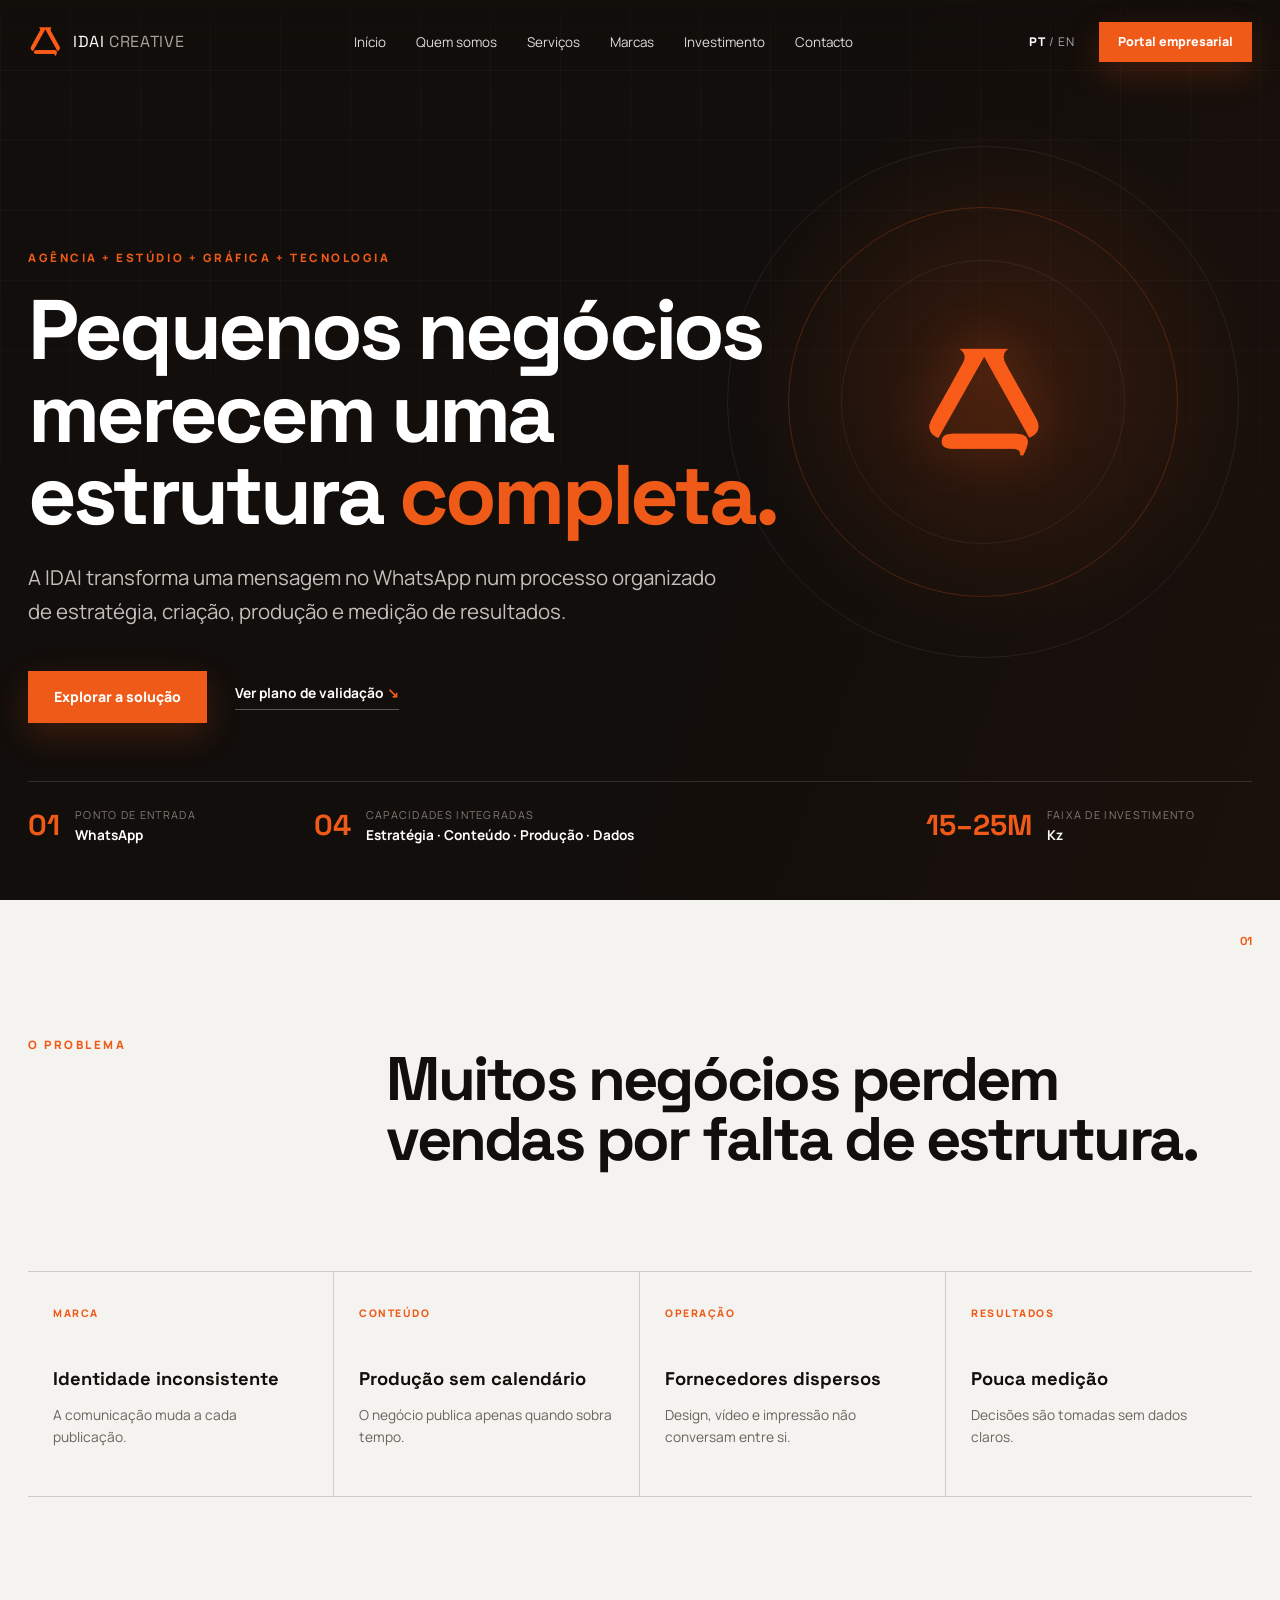
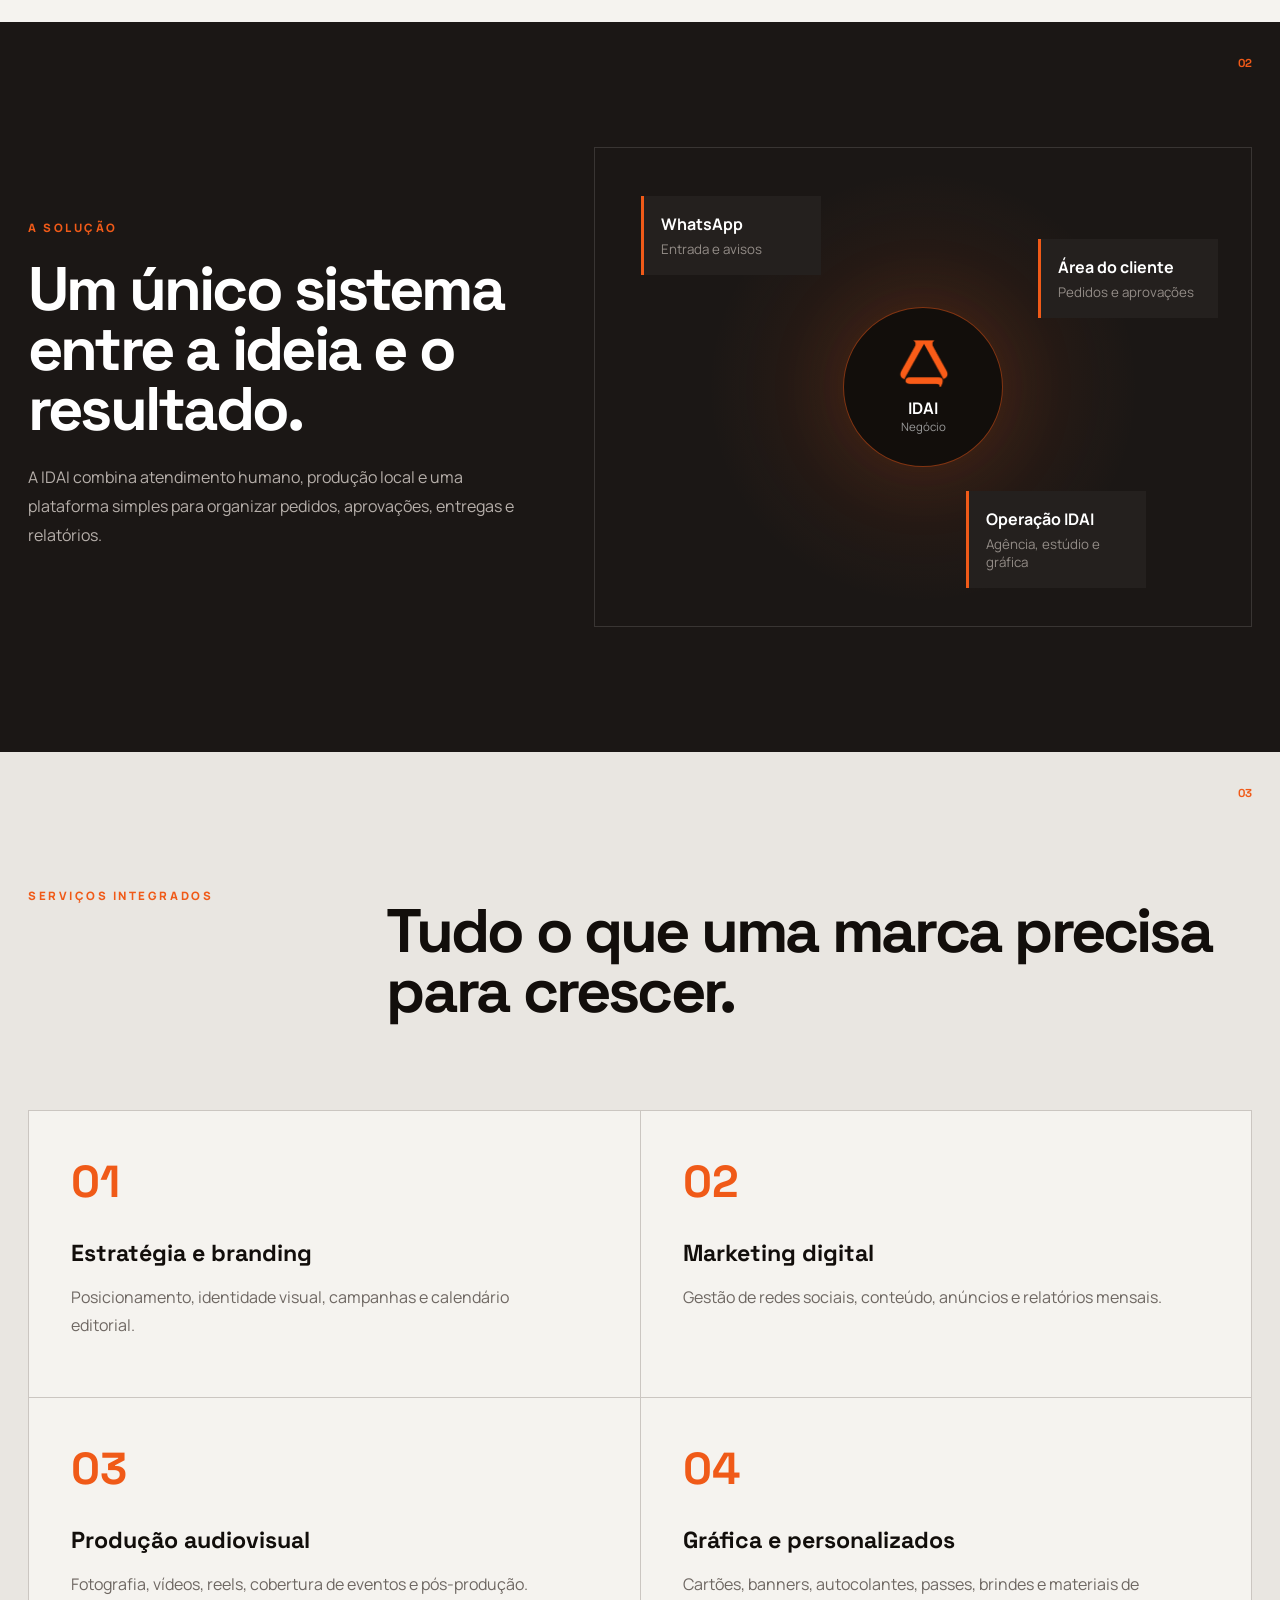
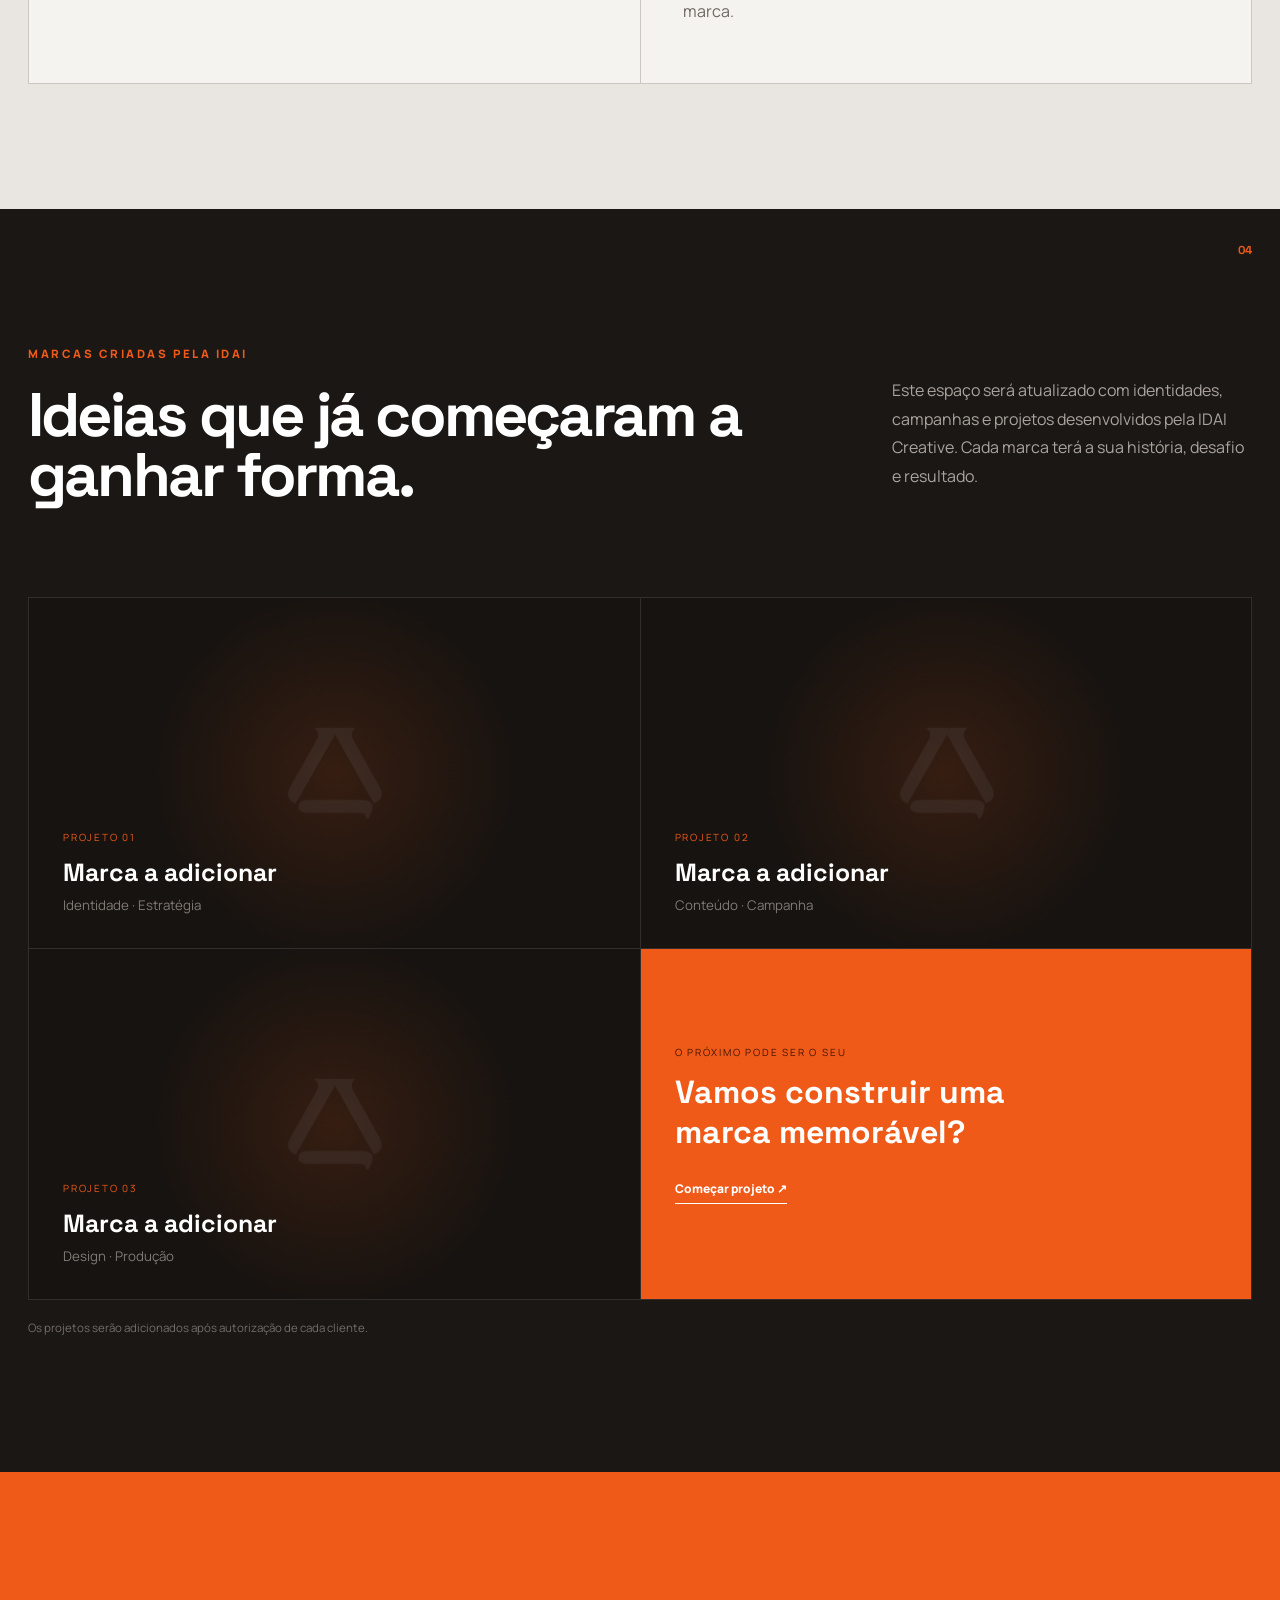
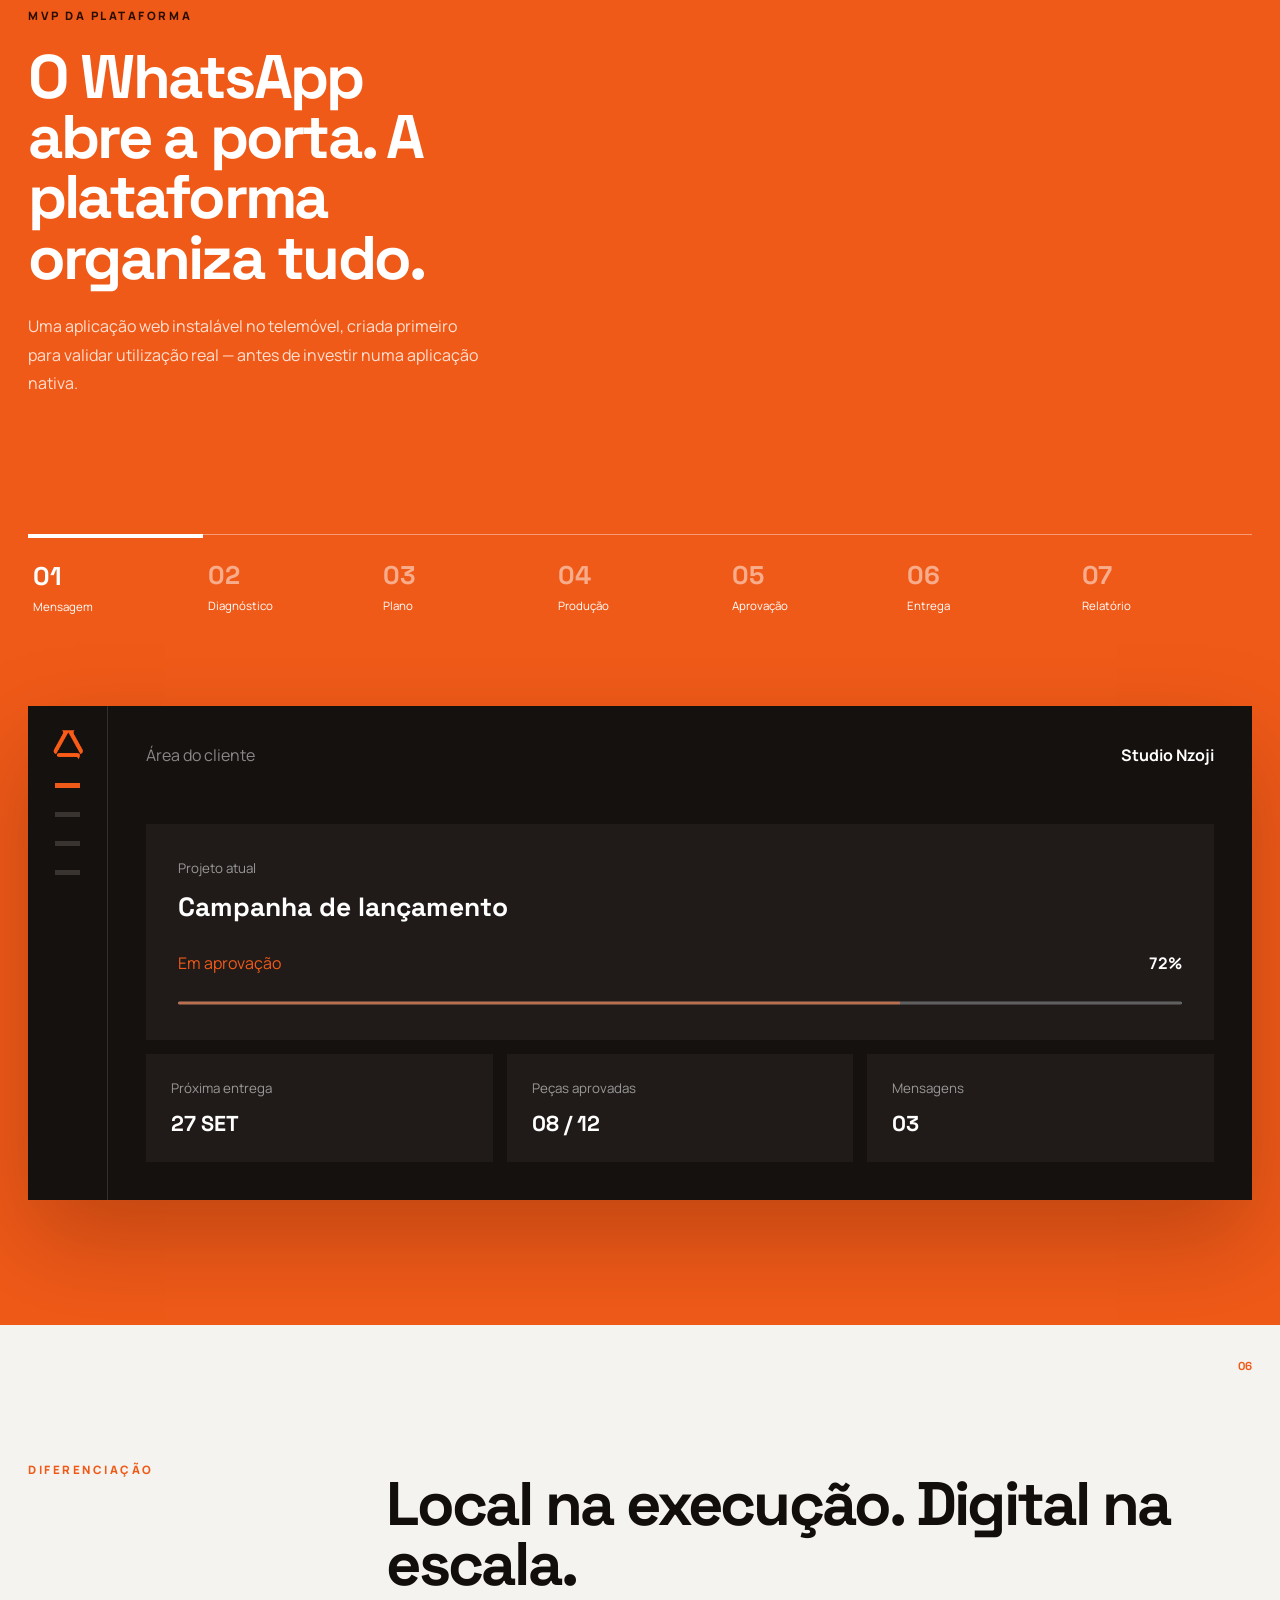
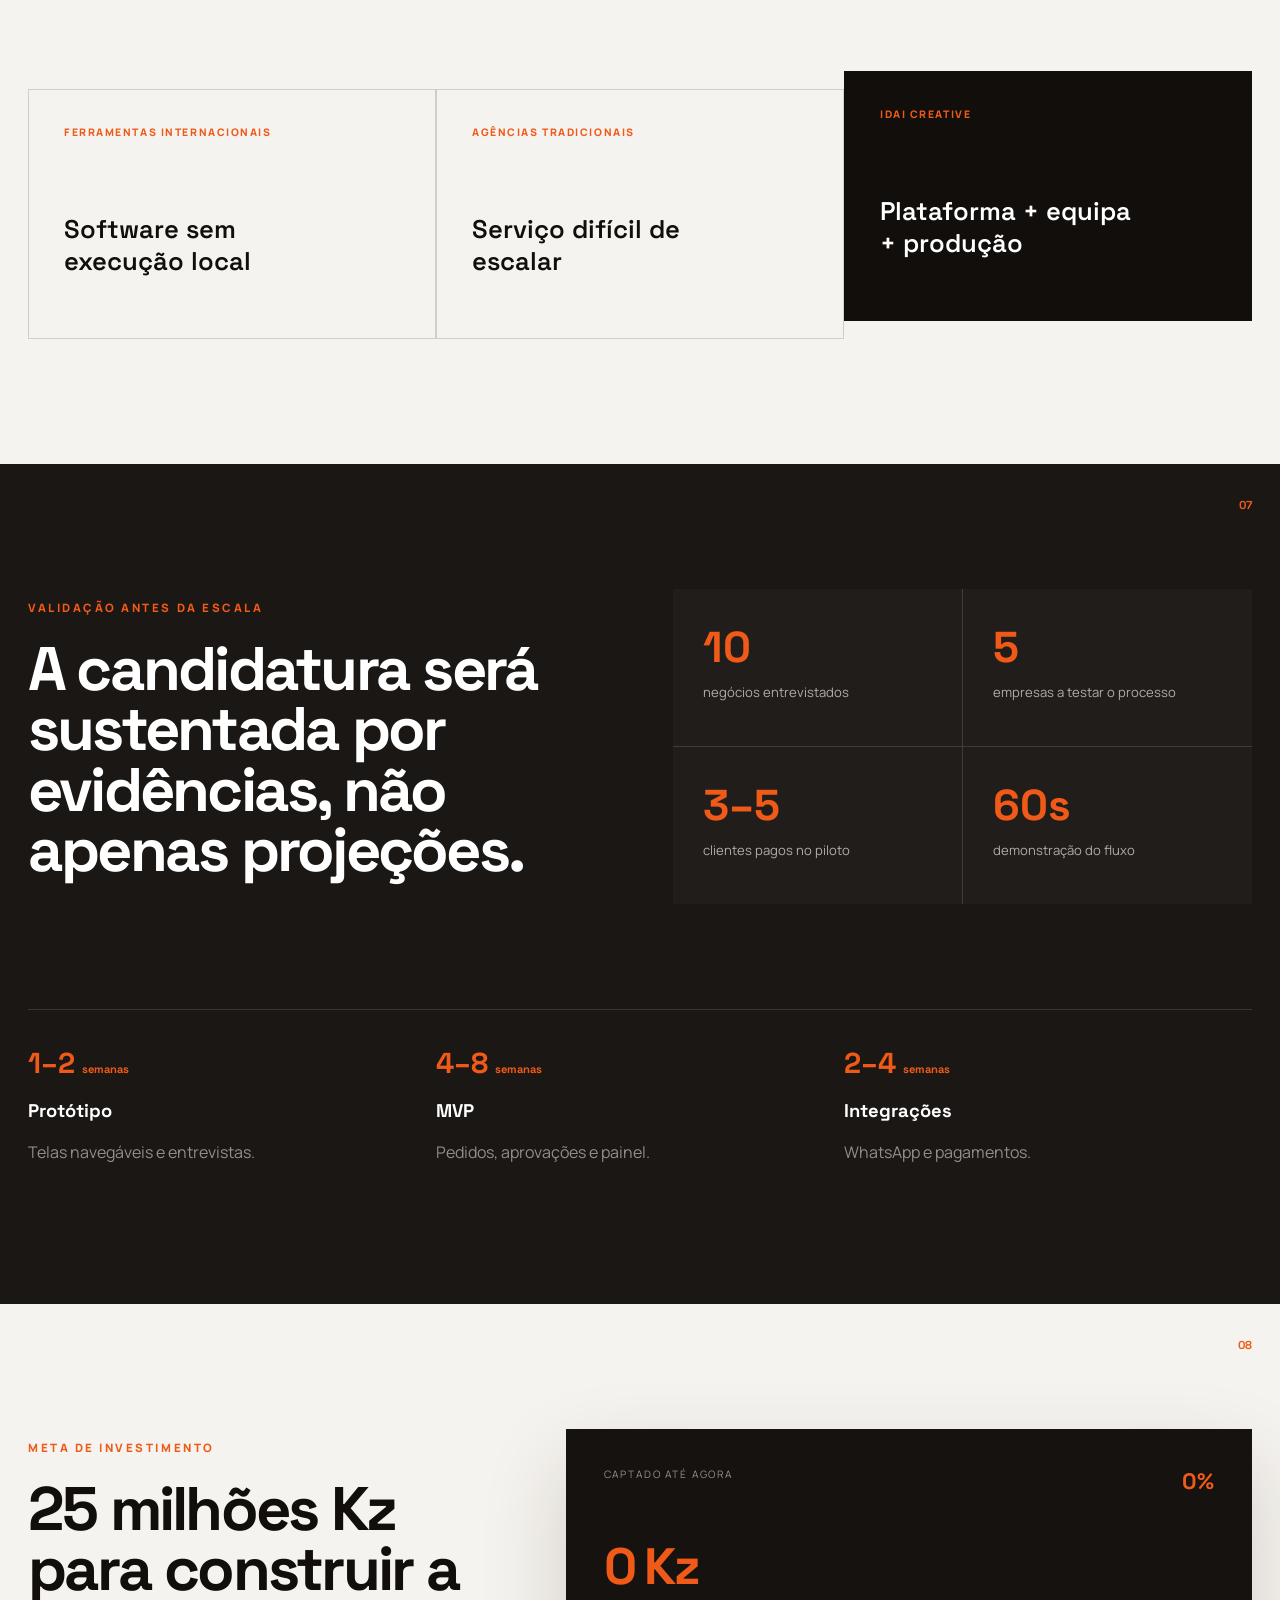
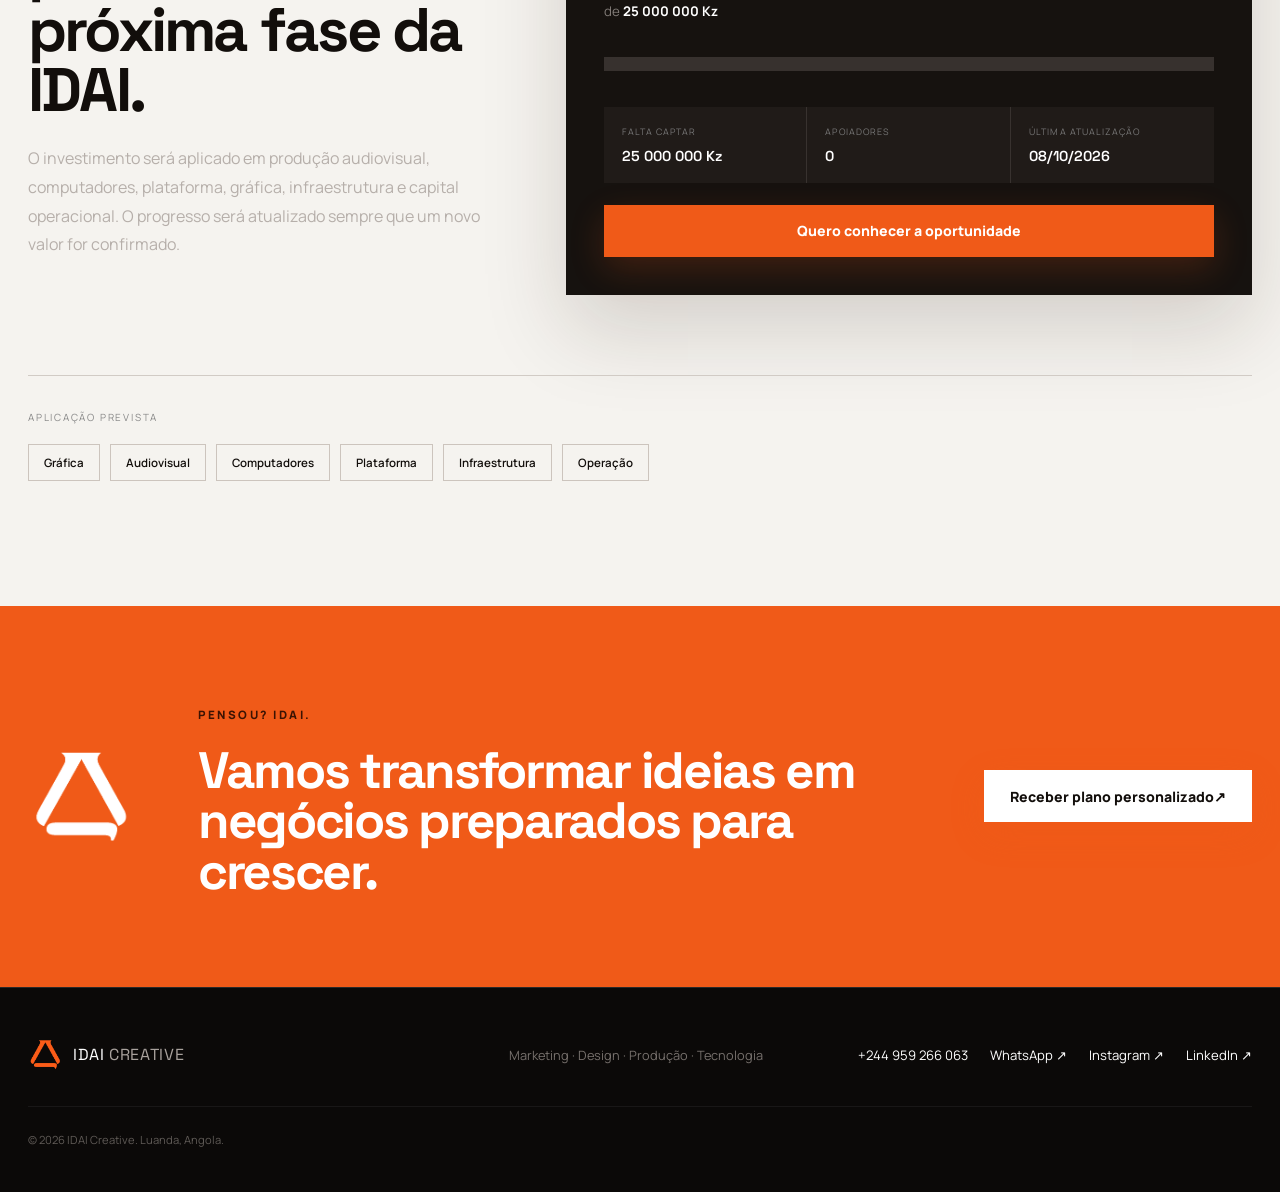
<file: index.html>
<!doctype html>
<html lang="pt-AO">
<head>
  <meta charset="utf-8">
  <meta name="viewport" content="width=device-width, initial-scale=1">
  <meta name="theme-color" content="#120e0b">
  <meta name="description" content="IDAI Creative: marketing, produção, gráfica e tecnologia num único sistema para pequenos negócios.">
  <title>IDAI Creative — Tecnologia para pequenos negócios</title>
  <link rel="icon" type="image/svg+xml" href="data:image/svg+xml,%3Csvg xmlns='http://www.w3.org/2000/svg' viewBox='0 0 64 64'%3E%3Cpath d='M32 8 55 49H9L32 8Z' fill='none' stroke='%23f05a18' stroke-width='7'/%3E%3Cpath d='M18 46h28' stroke='%23f05a18' stroke-width='7'/%3E%3C/svg%3E">
  <link rel="preconnect" href="https://fonts.googleapis.com">
  <link rel="preconnect" href="https://fonts.gstatic.com" crossorigin>
  <link href="https://fonts.googleapis.com/css2?family=Manrope:wght@400;500;600;700;800&family=Space+Grotesk:wght@500;600;700&display=swap" rel="stylesheet">
  <link rel="stylesheet" href="styles.css">
  <link rel="stylesheet" href="cursor.css">
  <link rel="stylesheet" href="v21.css">
</head>
<body>
  <div class="loader" aria-hidden="true">
    <div class="loader-glow"></div>
    <img src="assets/idai-triangle.png" alt="" class="loader-logo">
    <p>IDAI CREATIVE</p>
  </div>

  <header class="site-header">
    <a class="brand" href="#inicio" aria-label="IDAI Creative — início">
      <img src="assets/idai-triangle.png" alt="">
      <span>IDAI <strong>CREATIVE</strong></span>
    </a>
    <nav aria-label="Navegação principal">
      <a href="#inicio" data-pt="Início" data-en="Home">Início</a>
      <a href="#solucao" data-pt="Quem somos" data-en="About">Quem somos</a>
      <a href="#servicos" data-pt="Serviços" data-en="Services">Serviços</a>
      <a href="#marcas" data-pt="Marcas" data-en="Brands">Marcas</a>
      <a href="#investimento" data-pt="Investimento" data-en="Investment">Investimento</a>
      <a href="#contacto" data-pt="Contacto" data-en="Contact">Contacto</a>
    </nav>
    <div class="header-actions">
      <button class="lang-switch" type="button" aria-label="Mudar idioma"><span>PT</span> / EN</button>
      <a class="button button-small" href="login.html" data-pt="Portal empresarial" data-en="Business portal">Portal empresarial</a>
    </div>
    <button class="menu-toggle" type="button" aria-label="Abrir menu" aria-expanded="false"><span></span><span></span></button>
  </header>

  <main>
    <section class="hero" id="inicio">
      <div class="hero-grid" aria-hidden="true"></div>
      <div class="hero-orbit" aria-hidden="true"><img src="assets/idai-triangle.png" alt=""></div>
      <div class="hero-copy reveal">
        <p class="eyebrow" data-pt="AGÊNCIA + ESTÚDIO + GRÁFICA + TECNOLOGIA" data-en="AGENCY + STUDIO + PRINT + TECHNOLOGY">AGÊNCIA + ESTÚDIO + GRÁFICA + TECNOLOGIA</p>
        <h1 data-pt="Pequenos negócios merecem uma estrutura <em>completa.</em>" data-en="Small businesses deserve a <em>complete</em> growth system.">Pequenos negócios merecem uma estrutura <em>completa.</em></h1>
        <p class="hero-lead" data-pt="A IDAI transforma uma mensagem no WhatsApp num processo organizado de estratégia, criação, produção e medição de resultados." data-en="IDAI turns a WhatsApp message into an organized process for strategy, creation, production and measurable results.">A IDAI transforma uma mensagem no WhatsApp num processo organizado de estratégia, criação, produção e medição de resultados.</p>
        <div class="hero-actions">
          <a class="button" href="#plataforma" data-pt="Explorar a solução" data-en="Explore the solution">Explorar a solução</a>
          <a class="text-link" href="#evidencias" data-pt="Ver plano de validação" data-en="See validation plan">Ver plano de validação <span>↘</span></a>
        </div>
      </div>
      <div class="hero-proof reveal">
        <div><strong>01</strong><span data-pt="ponto de entrada" data-en="entry point">ponto de entrada</span><b>WhatsApp</b></div>
        <div><strong>04</strong><span data-pt="capacidades integradas" data-en="integrated capabilities">capacidades integradas</span><b data-pt="Estratégia · Conteúdo · Produção · Dados" data-en="Strategy · Content · Production · Data">Estratégia · Conteúdo · Produção · Dados</b></div>
        <div><strong>15–25M</strong><span data-pt="faixa de investimento" data-en="investment range">faixa de investimento</span><b>Kz</b></div>
      </div>
    </section>

    <section class="problem section" id="solucao">
      <div class="section-number">01</div>
      <div class="section-heading reveal">
        <p class="eyebrow" data-pt="O PROBLEMA" data-en="THE PROBLEM">O PROBLEMA</p>
        <h2 data-pt="Muitos negócios perdem vendas por falta de estrutura." data-en="Many businesses lose sales because they lack structure.">Muitos negócios perdem vendas por falta de estrutura.</h2>
      </div>
      <div class="problem-list reveal">
        <article><span>Marca</span><h3 data-pt="Identidade inconsistente" data-en="Inconsistent identity">Identidade inconsistente</h3><p data-pt="A comunicação muda a cada publicação." data-en="Communication changes from one post to the next.">A comunicação muda a cada publicação.</p></article>
        <article><span>Conteúdo</span><h3 data-pt="Produção sem calendário" data-en="No content calendar">Produção sem calendário</h3><p data-pt="O negócio publica apenas quando sobra tempo." data-en="Businesses publish only when time allows.">O negócio publica apenas quando sobra tempo.</p></article>
        <article><span>Operação</span><h3 data-pt="Fornecedores dispersos" data-en="Scattered suppliers">Fornecedores dispersos</h3><p data-pt="Design, vídeo e impressão não conversam entre si." data-en="Design, video and print operate in isolation.">Design, vídeo e impressão não conversam entre si.</p></article>
        <article><span>Resultados</span><h3 data-pt="Pouca medição" data-en="Little measurement">Pouca medição</h3><p data-pt="Decisões são tomadas sem dados claros." data-en="Decisions are made without clear data.">Decisões são tomadas sem dados claros.</p></article>
      </div>
    </section>

    <section class="solution section section-dark">
      <div class="section-number">02</div>
      <div class="solution-copy reveal">
        <p class="eyebrow" data-pt="A SOLUÇÃO" data-en="THE SOLUTION">A SOLUÇÃO</p>
        <h2 data-pt="Um único sistema entre a ideia e o resultado." data-en="One system from idea to result.">Um único sistema entre a ideia e o resultado.</h2>
        <p data-pt="A IDAI combina atendimento humano, produção local e uma plataforma simples para organizar pedidos, aprovações, entregas e relatórios." data-en="IDAI combines human service, local production and a simple platform to organize requests, approvals, deliveries and reports.">A IDAI combina atendimento humano, produção local e uma plataforma simples para organizar pedidos, aprovações, entregas e relatórios.</p>
      </div>
      <div class="solution-diagram reveal" aria-label="Fluxo da solução">
        <div class="core"><img src="assets/idai-triangle.png" alt=""><strong>IDAI</strong><span>Negócio</span></div>
        <div class="satellite s1"><b>WhatsApp</b><small data-pt="Entrada e avisos" data-en="Entry and alerts">Entrada e avisos</small></div>
        <div class="satellite s2"><b data-pt="Área do cliente" data-en="Client portal">Área do cliente</b><small data-pt="Pedidos e aprovações" data-en="Requests and approvals">Pedidos e aprovações</small></div>
        <div class="satellite s3"><b data-pt="Operação IDAI" data-en="IDAI operations">Operação IDAI</b><small data-pt="Agência, estúdio e gráfica" data-en="Agency, studio and print">Agência, estúdio e gráfica</small></div>
      </div>
    </section>

    <section class="services section" id="servicos">
      <div class="section-number">03</div>
      <div class="section-heading reveal">
        <p class="eyebrow" data-pt="SERVIÇOS INTEGRADOS" data-en="INTEGRATED SERVICES">SERVIÇOS INTEGRADOS</p>
        <h2 data-pt="Tudo o que uma marca precisa para crescer." data-en="Everything a brand needs to grow.">Tudo o que uma marca precisa para crescer.</h2>
      </div>
      <div class="service-grid">
        <article class="service-card reveal"><span>01</span><h3 data-pt="Estratégia e branding" data-en="Strategy and branding">Estratégia e branding</h3><p data-pt="Posicionamento, identidade visual, campanhas e calendário editorial." data-en="Positioning, visual identity, campaigns and editorial calendars.">Posicionamento, identidade visual, campanhas e calendário editorial.</p></article>
        <article class="service-card reveal"><span>02</span><h3 data-pt="Marketing digital" data-en="Digital marketing">Marketing digital</h3><p data-pt="Gestão de redes sociais, conteúdo, anúncios e relatórios mensais." data-en="Social media, content, paid campaigns and monthly reporting.">Gestão de redes sociais, conteúdo, anúncios e relatórios mensais.</p></article>
        <article class="service-card reveal"><span>03</span><h3 data-pt="Produção audiovisual" data-en="Audiovisual production">Produção audiovisual</h3><p data-pt="Fotografia, vídeos, reels, cobertura de eventos e pós-produção." data-en="Photography, video, reels, event coverage and post-production.">Fotografia, vídeos, reels, cobertura de eventos e pós-produção.</p></article>
        <article class="service-card reveal"><span>04</span><h3 data-pt="Gráfica e personalizados" data-en="Print and merchandise">Gráfica e personalizados</h3><p data-pt="Cartões, banners, autocolantes, passes, brindes e materiais de marca." data-en="Cards, banners, stickers, passes, merchandise and branded materials.">Cartões, banners, autocolantes, passes, brindes e materiais de marca.</p></article>
      </div>
    </section>

    <section class="brands section section-dark" id="marcas">
      <div class="section-number">04</div>
      <div class="brands-intro reveal">
        <div><p class="eyebrow" data-pt="MARCAS CRIADAS PELA IDAI" data-en="BRANDS CREATED BY IDAI">MARCAS CRIADAS PELA IDAI</p><h2 data-pt="Ideias que já começaram a ganhar forma." data-en="Ideas already beginning to take shape.">Ideias que já começaram a ganhar forma.</h2></div>
        <p data-pt="Este espaço será atualizado com identidades, campanhas e projetos desenvolvidos pela IDAI Creative. Cada marca terá a sua história, desafio e resultado." data-en="This space will be updated with identities, campaigns and projects developed by IDAI Creative. Each brand will have its story, challenge and result.">Este espaço será atualizado com identidades, campanhas e projetos desenvolvidos pela IDAI Creative. Cada marca terá a sua história, desafio e resultado.</p>
      </div>
      <div class="brand-gallery reveal" aria-label="Portfólio de marcas IDAI">
        <article class="brand-slot"><div class="brand-slot-mark"><img src="assets/idai-triangle.png" alt=""></div><span>PROJETO 01</span><h3 data-pt="Marca a adicionar" data-en="Brand coming soon">Marca a adicionar</h3><small data-pt="Identidade · Estratégia" data-en="Identity · Strategy">Identidade · Estratégia</small></article>
        <article class="brand-slot"><div class="brand-slot-mark"><img src="assets/idai-triangle.png" alt=""></div><span>PROJETO 02</span><h3 data-pt="Marca a adicionar" data-en="Brand coming soon">Marca a adicionar</h3><small data-pt="Conteúdo · Campanha" data-en="Content · Campaign">Conteúdo · Campanha</small></article>
        <article class="brand-slot"><div class="brand-slot-mark"><img src="assets/idai-triangle.png" alt=""></div><span>PROJETO 03</span><h3 data-pt="Marca a adicionar" data-en="Brand coming soon">Marca a adicionar</h3><small data-pt="Design · Produção" data-en="Design · Production">Design · Produção</small></article>
        <article class="brand-slot brand-slot-cta"><span>O PRÓXIMO PODE SER O SEU</span><h3 data-pt="Vamos construir uma marca memorável?" data-en="Shall we build a memorable brand?">Vamos construir uma marca memorável?</h3><a href="briefing.html" data-pt="Começar projeto ↗" data-en="Start project ↗">Começar projeto ↗</a></article>
      </div>
      <p class="brands-note reveal" data-pt="Os projetos serão adicionados após autorização de cada cliente." data-en="Projects will be added after each client's authorization.">Os projetos serão adicionados após autorização de cada cliente.</p>
    </section>

    <section class="platform section section-orange" id="plataforma">
      <div class="section-number">05</div>
      <div class="platform-copy reveal">
        <p class="eyebrow" data-pt="MVP DA PLATAFORMA" data-en="PLATFORM MVP">MVP DA PLATAFORMA</p>
        <h2 data-pt="O WhatsApp abre a porta. A plataforma organiza tudo." data-en="WhatsApp opens the door. The platform organizes everything.">O WhatsApp abre a porta. A plataforma organiza tudo.</h2>
        <p data-pt="Uma aplicação web instalável no telemóvel, criada primeiro para validar utilização real — antes de investir numa aplicação nativa." data-en="An installable mobile web app, built first to validate real usage before investing in a native application.">Uma aplicação web instalável no telemóvel, criada primeiro para validar utilização real — antes de investir numa aplicação nativa.</p>
      </div>
      <div class="flow reveal">
        <button class="flow-step active" data-step="1"><b>01</b><span data-pt="Mensagem" data-en="Message">Mensagem</span></button>
        <button class="flow-step" data-step="2"><b>02</b><span data-pt="Diagnóstico" data-en="Diagnosis">Diagnóstico</span></button>
        <button class="flow-step" data-step="3"><b>03</b><span data-pt="Plano" data-en="Plan">Plano</span></button>
        <button class="flow-step" data-step="4"><b>04</b><span data-pt="Produção" data-en="Production">Produção</span></button>
        <button class="flow-step" data-step="5"><b>05</b><span data-pt="Aprovação" data-en="Approval">Aprovação</span></button>
        <button class="flow-step" data-step="6"><b>06</b><span data-pt="Entrega" data-en="Delivery">Entrega</span></button>
        <button class="flow-step" data-step="7"><b>07</b><span data-pt="Relatório" data-en="Report">Relatório</span></button>
      </div>
      <div class="demo-card reveal">
        <div class="demo-sidebar"><img src="assets/idai-triangle.png" alt=""><i></i><i></i><i></i><i></i></div>
        <div class="demo-main">
          <div class="demo-top"><span data-pt="Área do cliente" data-en="Client portal">Área do cliente</span><b>Studio Nzoji</b></div>
          <div class="demo-status"><small data-pt="Projeto atual" data-en="Current project">Projeto atual</small><h3 data-pt="Campanha de lançamento" data-en="Launch campaign">Campanha de lançamento</h3><div><span data-pt="Em aprovação" data-en="Under review">Em aprovação</span><strong>72%</strong></div><progress max="100" value="72">72%</progress></div>
          <div class="demo-panels"><div><small data-pt="Próxima entrega" data-en="Next delivery">Próxima entrega</small><b>27 SET</b></div><div><small data-pt="Peças aprovadas" data-en="Approved assets">Peças aprovadas</small><b>08 / 12</b></div><div><small data-pt="Mensagens" data-en="Messages">Mensagens</small><b>03</b></div></div>
        </div>
      </div>
    </section>

    <section class="difference section">
      <div class="section-number">06</div>
      <div class="section-heading reveal"><p class="eyebrow" data-pt="DIFERENCIAÇÃO" data-en="DIFFERENTIATION">DIFERENCIAÇÃO</p><h2 data-pt="Local na execução. Digital na escala." data-en="Local in execution. Digital at scale.">Local na execução. Digital na escala.</h2></div>
      <div class="comparison reveal">
        <div><span data-pt="Ferramentas internacionais" data-en="International tools">Ferramentas internacionais</span><h3 data-pt="Software sem execução local" data-en="Software without local execution">Software sem execução local</h3></div>
        <div><span data-pt="Agências tradicionais" data-en="Traditional agencies">Agências tradicionais</span><h3 data-pt="Serviço difícil de escalar" data-en="Service that is hard to scale">Serviço difícil de escalar</h3></div>
        <div class="highlight"><span>IDAI Creative</span><h3 data-pt="Plataforma + equipa + produção" data-en="Platform + team + production">Plataforma + equipa + produção</h3></div>
      </div>
    </section>

    <section class="validation section section-dark" id="evidencias">
      <div class="section-number">07</div>
      <div class="validation-copy reveal">
        <p class="eyebrow" data-pt="VALIDAÇÃO ANTES DA ESCALA" data-en="VALIDATE BEFORE SCALING">VALIDAÇÃO ANTES DA ESCALA</p>
        <h2 data-pt="A candidatura será sustentada por evidências, não apenas projeções." data-en="The application will be supported by evidence, not projections alone.">A candidatura será sustentada por evidências, não apenas projeções.</h2>
      </div>
      <div class="validation-grid reveal">
        <article><b>10</b><span data-pt="negócios entrevistados" data-en="businesses interviewed">negócios entrevistados</span></article>
        <article><b>5</b><span data-pt="empresas a testar o processo" data-en="companies testing the process">empresas a testar o processo</span></article>
        <article><b>3–5</b><span data-pt="clientes pagos no piloto" data-en="paid pilot clients">clientes pagos no piloto</span></article>
        <article><b>60s</b><span data-pt="demonstração do fluxo" data-en="product flow demo">demonstração do fluxo</span></article>
      </div>
      <div class="roadmap reveal">
        <div><span>1–2 <small data-pt="semanas" data-en="weeks">semanas</small></span><h3 data-pt="Protótipo" data-en="Prototype">Protótipo</h3><p data-pt="Telas navegáveis e entrevistas." data-en="Clickable screens and interviews.">Telas navegáveis e entrevistas.</p></div>
        <div><span>4–8 <small data-pt="semanas" data-en="weeks">semanas</small></span><h3>MVP</h3><p data-pt="Pedidos, aprovações e painel." data-en="Requests, approvals and dashboard.">Pedidos, aprovações e painel.</p></div>
        <div><span>2–4 <small data-pt="semanas" data-en="weeks">semanas</small></span><h3 data-pt="Integrações" data-en="Integrations">Integrações</h3><p data-pt="WhatsApp e pagamentos." data-en="WhatsApp and payments.">WhatsApp e pagamentos.</p></div>
      </div>
    </section>

    <section class="investment section" id="investimento">
      <div class="section-number">08</div>
      <div class="investment-copy reveal"><p class="eyebrow" data-pt="META DE INVESTIMENTO" data-en="INVESTMENT TARGET">META DE INVESTIMENTO</p><h2 data-pt="25 milhões Kz para construir a próxima fase da IDAI." data-en="25 million Kz to build IDAI's next phase.">25 milhões Kz para construir a próxima fase da IDAI.</h2><p data-pt="O investimento será aplicado em produção audiovisual, computadores, plataforma, gráfica, infraestrutura e capital operacional. O progresso será atualizado sempre que um novo valor for confirmado." data-en="The investment will fund audiovisual production, computers, the platform, print, infrastructure and working capital. Progress will be updated whenever a new contribution is confirmed.">O investimento será aplicado em produção audiovisual, computadores, plataforma, gráfica, infraestrutura e capital operacional. O progresso será atualizado sempre que um novo valor for confirmado.</p></div>
      <div class="investment-tracker reveal" data-investment-tracker>
        <div class="tracker-top"><span data-pt="CAPTADO ATÉ AGORA" data-en="RAISED SO FAR">CAPTADO ATÉ AGORA</span><b id="investmentPercent">0%</b></div>
        <div class="tracker-value"><strong id="investmentRaised">0 Kz</strong><small><span data-pt="de" data-en="of">de</span> <b id="investmentTarget">25.000.000 Kz</b></small></div>
        <div class="tracker-bar" role="progressbar" aria-valuemin="0" aria-valuemax="25000000" aria-valuenow="0" aria-label="Progresso da meta de investimento"><i id="investmentBar"></i></div>
        <div class="tracker-meta"><span><small data-pt="FALTA CAPTAR" data-en="REMAINING">FALTA CAPTAR</small><b id="investmentRemaining">25.000.000 Kz</b></span><span><small data-pt="APOIADORES" data-en="SUPPORTERS">APOIADORES</small><b id="investmentSupporters">0</b></span><span><small data-pt="ÚLTIMA ATUALIZAÇÃO" data-en="LAST UPDATE">ÚLTIMA ATUALIZAÇÃO</small><b id="investmentUpdated">08 OUT 2026</b></span></div>
        <a class="button tracker-button" href="https://wa.me/244959266063?text=Olá%20IDAI,%20gostaria%20de%20saber%20mais%20sobre%20a%20oportunidade%20de%20investimento." target="_blank" rel="noopener" data-pt="Quero conhecer a oportunidade" data-en="I want to explore the opportunity">Quero conhecer a oportunidade</a>
      </div>
      <div class="investment-use reveal" aria-label="Aplicação prevista do investimento"><span data-pt="APLICAÇÃO PREVISTA" data-en="PLANNED USE">APLICAÇÃO PREVISTA</span><div><b>Gráfica</b><b>Audiovisual</b><b>Computadores</b><b>Plataforma</b><b>Infraestrutura</b><b>Operação</b></div></div>
    </section>

    <section class="cta section" id="contacto">
      <img src="assets/idai-triangle.png" alt="Símbolo IDAI Creative" class="cta-logo reveal">
      <div class="reveal"><p class="eyebrow" data-pt="PENSOU? IDAI." data-en="THINK IT. IDAI BUILDS IT.">PENSOU? IDAI.</p><h2 data-pt="Vamos transformar ideias em negócios preparados para crescer." data-en="Let’s turn ideas into businesses ready to grow.">Vamos transformar ideias em negócios preparados para crescer.</h2></div>
      <a class="button button-light reveal" href="briefing.html"><span data-pt="Receber plano personalizado" data-en="Get a personalized plan">Receber plano personalizado</span> ↗</a>
    </section>
  </main>

  <footer>
    <a class="brand" href="#inicio"><img src="assets/idai-triangle.png" alt=""><span>IDAI <strong>CREATIVE</strong></span></a>
    <p>Marketing · Design · Produção · Tecnologia</p>
    <div><a href="tel:+244959266063">+244 959 266 063</a><a href="https://wa.me/244959266063" target="_blank" rel="noopener">WhatsApp ↗</a><a href="https://www.instagram.com/idaicreative/" target="_blank" rel="noopener">Instagram ↗</a><a href="https://www.linkedin.com/company/idaicreative/" target="_blank" rel="noopener">LinkedIn ↗</a></div>
    <small>© <span id="year"></span> IDAI Creative. Luanda, Angola.</small>
  </footer>
  <script src="config.js"></script>
  <script src="script.js"></script>
</body>
</html>
</file>
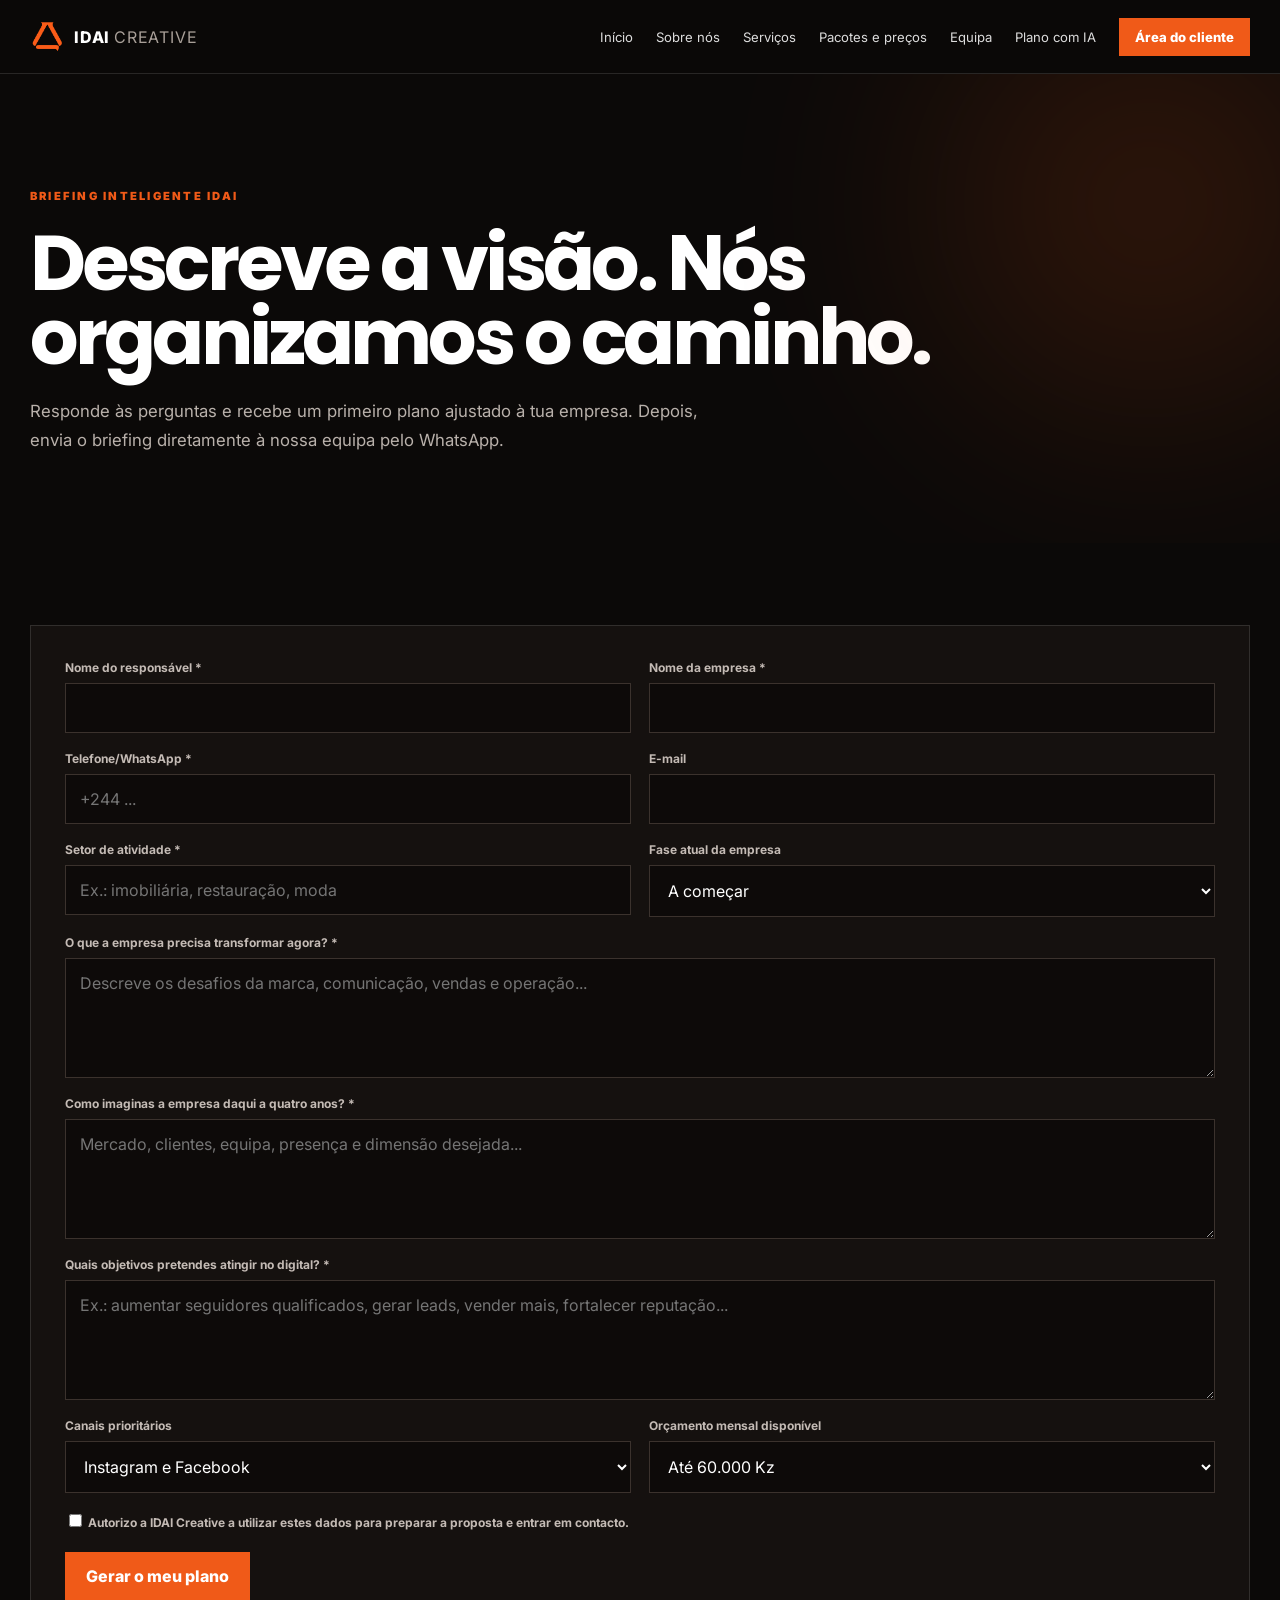
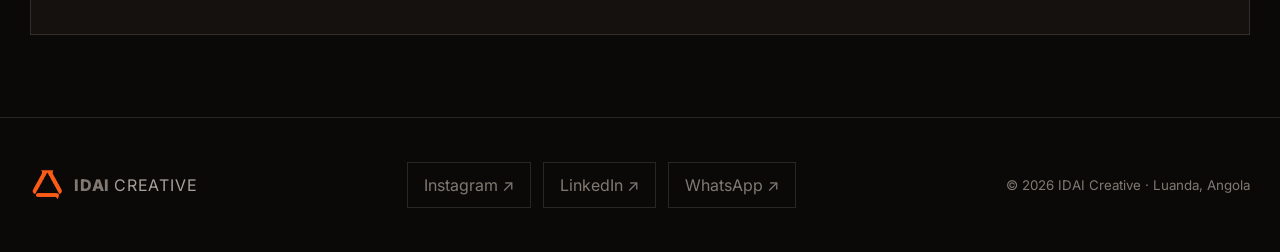
<file: briefing.html>
<!doctype html><html lang="pt-AO"><head><meta charset="utf-8"><meta name="viewport" content="width=device-width,initial-scale=1"><title>Plano inteligente — IDAI Creative</title><link rel="preconnect" href="https://fonts.googleapis.com"><link href="https://fonts.googleapis.com/css2?family=Inter:wght@400;600;700;800&family=Poppins:wght@600;700;800&display=swap" rel="stylesheet"><link rel="stylesheet" href="portal.css"></head><body><div class="page-loader"><img src="assets/idai-triangle.png" alt=""></div><div data-public-header></div><main><section class="page-hero"><div class="shell"><span class="eyebrow">Briefing inteligente IDAI</span><h1>Descreve a visão. Nós organizamos o caminho.</h1><p>Responde às perguntas e recebe um primeiro plano ajustado à tua empresa. Depois, envia o briefing diretamente à nossa equipa pelo WhatsApp.</p></div></section>
<section class="section"><div class="shell"><form id="briefing-form" class="form-card"><div class="form-grid"><div class="field"><label for="clientName">Nome do responsável *</label><input id="clientName" name="clientName" required></div><div class="field"><label for="company">Nome da empresa *</label><input id="company" name="company" required></div><div class="field"><label for="phone">Telefone/WhatsApp *</label><input id="phone" name="phone" required placeholder="+244 ..."></div><div class="field"><label for="email">E-mail</label><input id="email" name="email" type="email"></div><div class="field"><label for="sector">Setor de atividade *</label><input id="sector" name="sector" required placeholder="Ex.: imobiliária, restauração, moda"></div><div class="field"><label for="stage">Fase atual da empresa</label><select id="stage" name="stage"><option value="inicio">A começar</option><option value="organizacao">Já vende, precisa de organização</option><option value="crescimento">Em crescimento</option><option value="expansao">Preparada para expansão</option></select></div><div class="field full"><label for="need">O que a empresa precisa transformar agora? *</label><textarea id="need" name="need" required placeholder="Descreve os desafios da marca, comunicação, vendas e operação..."></textarea></div><div class="field full"><label for="vision">Como imaginas a empresa daqui a quatro anos? *</label><textarea id="vision" name="vision" required placeholder="Mercado, clientes, equipa, presença e dimensão desejada..."></textarea></div><div class="field full"><label for="digitalGoals">Quais objetivos pretendes atingir no digital? *</label><textarea id="digitalGoals" name="digitalGoals" required placeholder="Ex.: aumentar seguidores qualificados, gerar leads, vender mais, fortalecer reputação..."></textarea></div><div class="field"><label for="channels">Canais prioritários</label><select id="channels" name="channels"><option>Instagram e Facebook</option><option>Instagram, Facebook e LinkedIn</option><option>TikTok e Instagram</option><option>Multicanal</option></select></div><div class="field"><label for="budget">Orçamento mensal disponível</label><select id="budget" name="budget"><option value="low">Até 60.000 Kz</option><option value="medium">60.000–100.000 Kz</option><option value="high">100.000–150.000 Kz</option><option value="enterprise">Acima de 150.000 Kz</option></select></div><div class="field full"><label><input type="checkbox" required style="width:auto"> Autorizo a IDAI Creative a utilizar estes dados para preparar a proposta e entrar em contacto.</label></div></div><button id="generate" class="btn" type="submit" style="margin-top:22px">Gerar o meu plano</button><div id="result" class="result" aria-live="polite"></div></form></div></section></main><div data-public-footer></div><script src="config.js"></script><script src="site-components.js"></script><script src="app.js"></script><script src="briefing.js"></script></body></html>
</file>
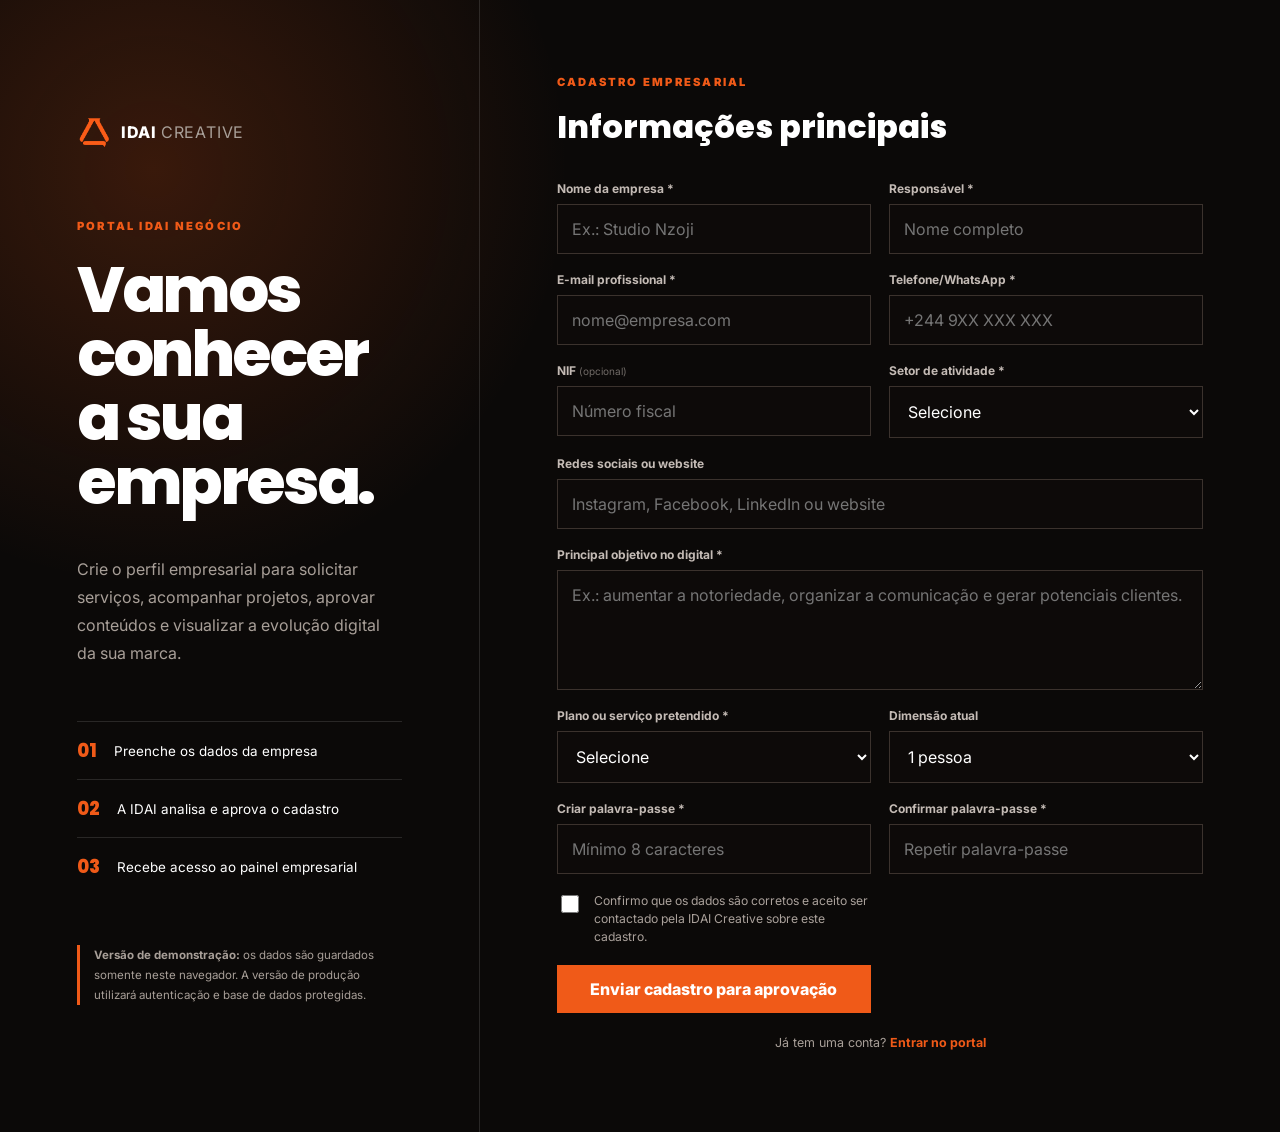
<file: cadastro.html>
<!doctype html>
<html lang="pt-AO">
  <head>
    <meta charset="utf-8" />
    <meta name="viewport" content="width=device-width,initial-scale=1" />
    <meta
      name="description"
      content="Cadastre a sua empresa no Portal IDAI Negócio."
    />
    <title>Cadastrar empresa — IDAI Creative</title>
    <link rel="preconnect" href="https://fonts.googleapis.com" />
    <link
      href="https://fonts.googleapis.com/css2?family=Inter:wght@400;600;700;800&family=Poppins:wght@600;700;800&display=swap"
      rel="stylesheet"
    />
    <link rel="stylesheet" href="portal.css" />
    <link rel="stylesheet" href="portal-v21.css" />
  </head>
  <body>
    <div class="page-loader"><img src="assets/idai-triangle.png" alt="" /></div>
    <main class="register-wrap">
      <section class="register-intro">
        <a class="brand" href="index.html"
          ><img src="assets/idai-triangle.png" alt="" /><span
            >IDAI <span>CREATIVE</span></span
          ></a
        >
        <span class="eyebrow">Portal IDAI Negócio</span>
        <h1>Vamos conhecer a sua empresa.</h1>
        <p>
          Crie o perfil empresarial para solicitar serviços, acompanhar
          projetos, aprovar conteúdos e visualizar a evolução digital da sua
          marca.
        </p>
        <ol class="register-steps">
          <li><b>01</b><span>Preenche os dados da empresa</span></li>
          <li><b>02</b><span>A IDAI analisa e aprova o cadastro</span></li>
          <li><b>03</b><span>Recebe acesso ao painel empresarial</span></li>
        </ol>
        <p class="prototype-warning">
          <b>Versão de demonstração:</b> os dados são guardados somente neste
          navegador. A versão de produção utilizará autenticação e base de dados
          protegidas.
        </p>
      </section>
      <section class="register-card">
        <div id="registration-form-wrap">
          <span class="eyebrow">CADASTRO EMPRESARIAL</span>
          <h2>Informações principais</h2>
          <form id="register-form" class="form-grid">
            <div class="field">
              <label for="companyName">Nome da empresa *</label
              ><input
                id="companyName"
                name="companyName"
                required
                maxlength="100"
                placeholder="Ex.: Studio Nzoji"
              />
            </div>
            <div class="field">
              <label for="responsibleName">Responsável *</label
              ><input
                id="responsibleName"
                name="responsibleName"
                required
                maxlength="100"
                placeholder="Nome completo"
              />
            </div>
            <div class="field">
              <label for="registerEmail">E-mail profissional *</label
              ><input
                id="registerEmail"
                name="email"
                type="email"
                required
                autocomplete="email"
                placeholder="nome@empresa.com"
              />
            </div>
            <div class="field">
              <label for="phone">Telefone/WhatsApp *</label
              ><input
                id="phone"
                name="phone"
                required
                inputmode="tel"
                maxlength="24"
                placeholder="+244 9XX XXX XXX"
              />
            </div>
            <div class="field">
              <label for="nif">NIF <small>(opcional)</small></label
              ><input
                id="nif"
                name="nif"
                maxlength="30"
                placeholder="Número fiscal"
              />
            </div>
            <div class="field">
              <label for="sector">Setor de atividade *</label
              ><select id="sector" name="sector" required>
                <option value="">Selecione</option>
                <option>Alimentação e catering</option>
                <option>Comércio</option>
                <option>Educação</option>
                <option>Imobiliário</option>
                <option>Moda e beleza</option>
                <option>Saúde</option>
                <option>Serviços profissionais</option>
                <option>Tecnologia</option>
                <option>Outro</option>
              </select>
            </div>
            <div class="field full">
              <label for="socialLinks">Redes sociais ou website</label
              ><input
                id="socialLinks"
                name="socialLinks"
                maxlength="250"
                placeholder="Instagram, Facebook, LinkedIn ou website"
              />
            </div>
            <div class="field full">
              <label for="digitalGoals">Principal objetivo no digital *</label
              ><textarea
                id="digitalGoals"
                name="digitalGoals"
                required
                maxlength="800"
                placeholder="Ex.: aumentar a notoriedade, organizar a comunicação e gerar potenciais clientes."
              ></textarea>
            </div>
            <div class="field">
              <label for="desiredPlan">Plano ou serviço pretendido *</label
              ><select id="desiredPlan" name="desiredPlan" required>
                <option value="">Selecione</option>
                <option>Plano Presença</option>
                <option>Plano Crescimento</option>
                <option>Plano Completo</option>
                <option>Plano personalizado</option>
                <option>Branding e identidade visual</option>
                <option>Produção audiovisual</option>
                <option>Gráfica e personalizados</option>
                <option>Ainda não sei</option>
              </select>
            </div>
            <div class="field">
              <label for="companySize">Dimensão atual</label
              ><select id="companySize" name="companySize">
                <option>1 pessoa</option>
                <option>2–5 pessoas</option>
                <option>6–20 pessoas</option>
                <option>21–50 pessoas</option>
                <option>Mais de 50 pessoas</option>
              </select>
            </div>
            <div class="field">
              <label for="registerPassword">Criar palavra-passe *</label
              ><input
                id="registerPassword"
                name="password"
                type="password"
                required
                minlength="8"
                autocomplete="new-password"
                placeholder="Mínimo 8 caracteres"
              />
            </div>
            <div class="field">
              <label for="confirmPassword">Confirmar palavra-passe *</label
              ><input
                id="confirmPassword"
                name="confirmPassword"
                type="password"
                required
                minlength="8"
                autocomplete="new-password"
                placeholder="Repetir palavra-passe"
              />
            </div>
            <label class="check-field full"
              ><input
                id="acceptTerms"
                name="acceptTerms"
                type="checkbox"
                required
              /><span
                >Confirmo que os dados são corretos e aceito ser contactado pela
                IDAI Creative sobre este cadastro.</span
              ></label
            >
            <p
              id="register-error"
              class="form-message error full"
              role="alert"
            ></p>
            <button class="btn full" type="submit">
              Enviar cadastro para aprovação
            </button>
          </form>
          <p class="auth-back">
            Já tem uma conta? <a href="login.html">Entrar no portal</a>
          </p>
        </div>
        <div id="registration-success" class="registration-success" hidden>
          <span class="success-icon">✓</span
          ><span class="eyebrow">CADASTRO RECEBIDO</span>
          <h2>Agora vamos analisar a sua empresa.</h2>
          <p>
            O pedido ficou com o estado <b>Aguardando aprovação</b>. Depois da
            aprovação, poderá entrar usando o e-mail e a palavra-passe criados.
          </p>
          <div class="registration-reference">
            <small>REFERÊNCIA</small
            ><b id="registrationReference">IDAI-000000</b>
          </div>
          <div class="success-actions">
            <a class="btn" href="login.html">Ir para o login</a
            ><a
              id="registrationWhatsapp"
              class="btn secondary"
              target="_blank"
              rel="noopener"
              >Avisar a IDAI no WhatsApp</a
            >
          </div>
        </div>
      </section>
    </main>
    <script src="config.js"></script>
    <script src="app.js"></script>
  </body>
</html>
</file>
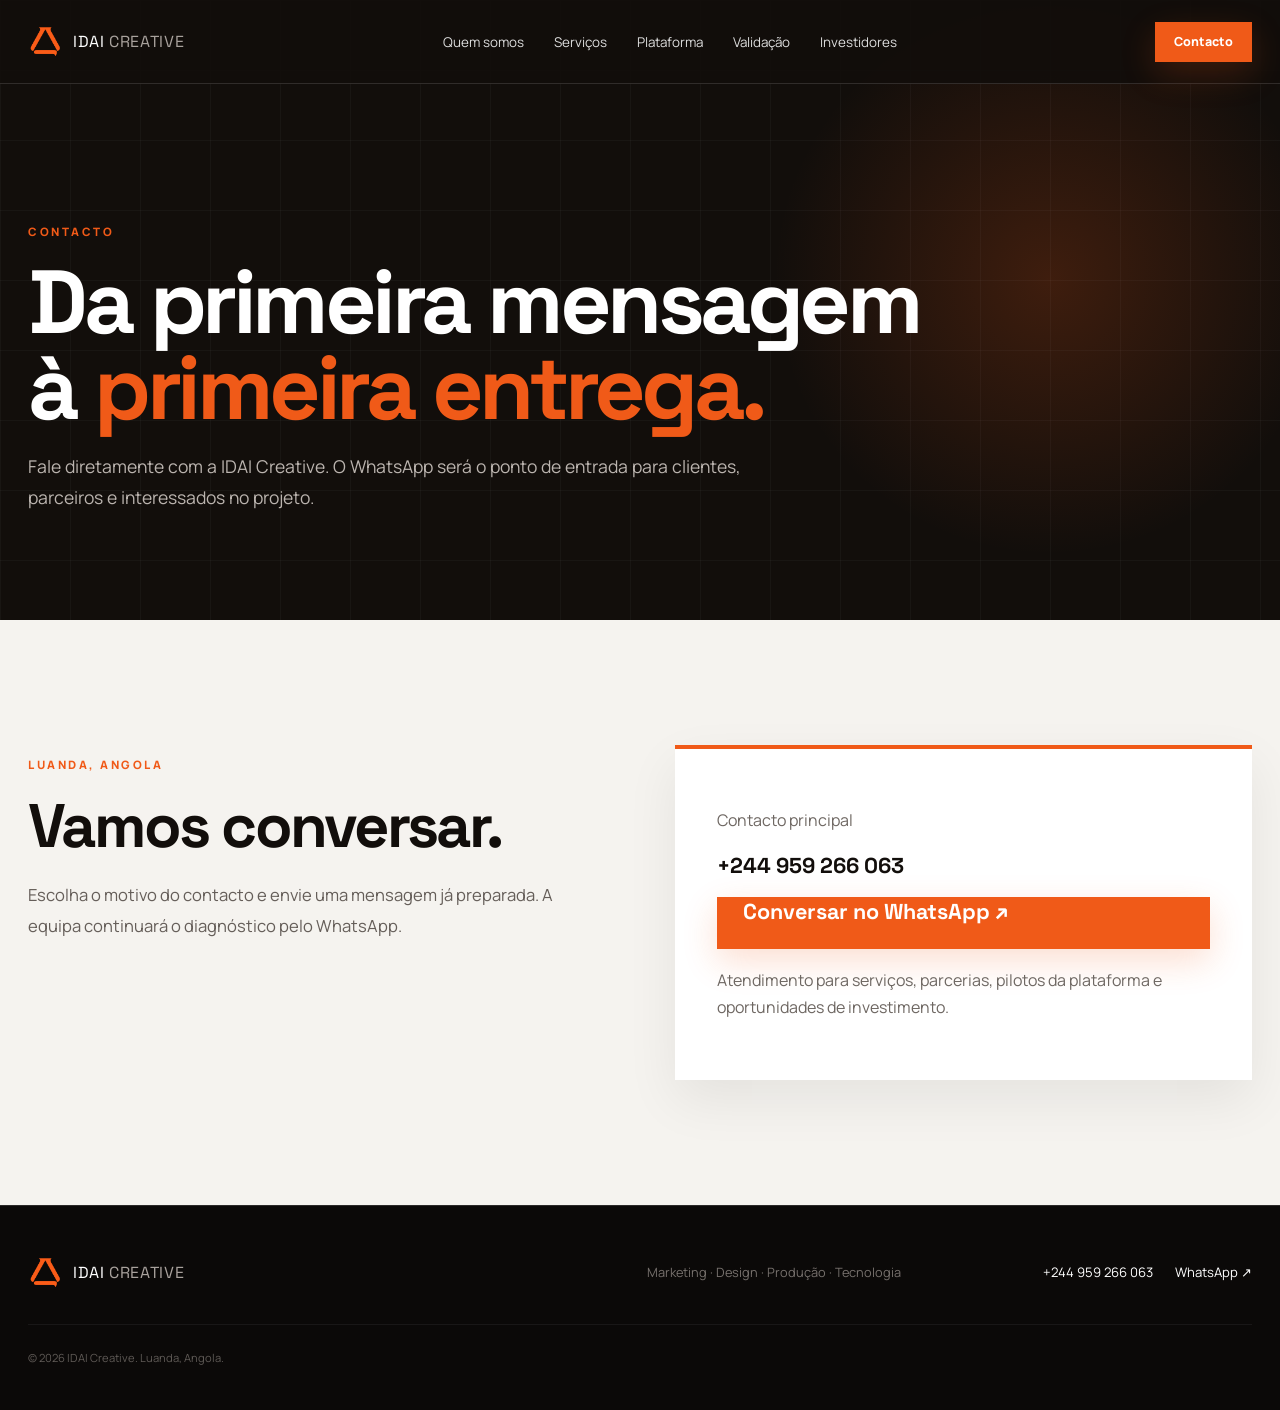
<file: contacto.html>
<!doctype html><html lang="pt-AO"><head><meta charset="utf-8"><meta name="viewport" content="width=device-width,initial-scale=1"><title>Contacto — IDAI Creative</title><meta name="description" content="Contacte a IDAI Creative em Luanda, Angola."><link rel="icon" href="assets/idai-triangle.png"><link rel="preconnect" href="https://fonts.googleapis.com"><link rel="preconnect" href="https://fonts.gstatic.com" crossorigin><link href="https://fonts.googleapis.com/css2?family=Manrope:wght@400;500;600;700;800&family=Space+Grotesk:wght@500;600;700&display=swap" rel="stylesheet"><link rel="stylesheet" href="styles.css"><link rel="stylesheet" href="pages.css"></head><body>
<header class="site-header page-nav"><a class="brand" href="index.html"><img src="assets/idai-triangle.png" alt=""><span>IDAI <strong>CREATIVE</strong></span></a><nav><a href="sobre.html">Quem somos</a><a href="servicos.html">Serviços</a><a href="plataforma.html">Plataforma</a><a href="validacao.html">Validação</a><a href="investidores.html">Investidores</a></nav><div class="header-actions"><a class="button button-small" href="contacto.html">Contacto</a></div><button class="menu-toggle" aria-label="Abrir menu"><span></span><span></span></button></header>
<main><section class="page-hero"><div class="reveal"><p class="eyebrow">CONTACTO</p><h1>Da primeira mensagem à <em>primeira entrega.</em></h1><p>Fale diretamente com a IDAI Creative. O WhatsApp será o ponto de entrada para clientes, parceiros e interessados no projeto.</p></div></section><section class="section"><div class="contact-layout"><div><p class="eyebrow">LUANDA, ANGOLA</p><h2>Vamos conversar.</h2><p class="body-copy">Escolha o motivo do contacto e envie uma mensagem já preparada. A equipa continuará o diagnóstico pelo WhatsApp.</p></div><div class="contact-card"><p>Contacto principal</p><a href="tel:+244959266063">+244 959 266 063</a><a class="button" href="https://wa.me/244959266063?text=Ol%C3%A1%20IDAI%20Creative%2C%20quero%20conhecer%20os%20vossos%20servi%C3%A7os." target="_blank">Conversar no WhatsApp ↗</a><p>Atendimento para serviços, parcerias, pilotos da plataforma e oportunidades de investimento.</p></div></div></section></main><footer><a class="brand" href="index.html"><img src="assets/idai-triangle.png" alt=""><span>IDAI <strong>CREATIVE</strong></span></a><p>Marketing · Design · Produção · Tecnologia</p><div><a href="tel:+244959266063">+244 959 266 063</a><a href="https://wa.me/244959266063" target="_blank">WhatsApp ↗</a></div><small>© <span id="year"></span> IDAI Creative. Luanda, Angola.</small></footer><script src="script.js"></script></body></html>
</file>
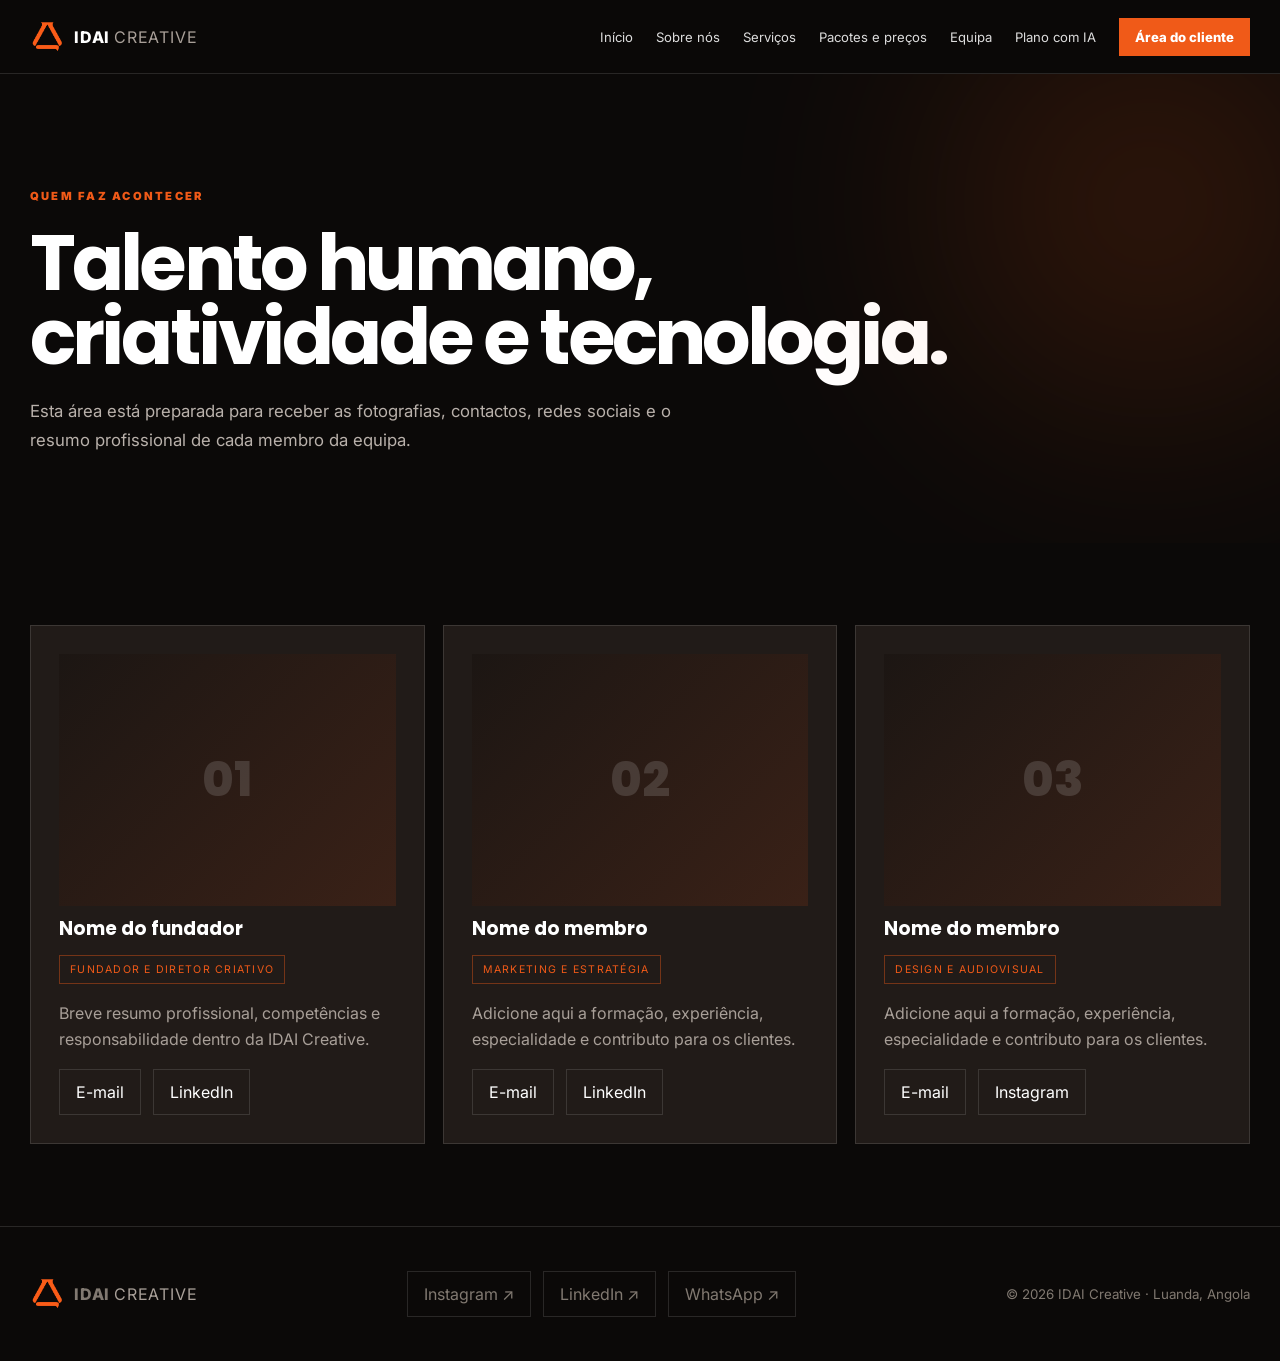
<file: equipa.html>
<!doctype html><html lang="pt-AO"><head><meta charset="utf-8"><meta name="viewport" content="width=device-width,initial-scale=1"><title>Equipa — IDAI Creative</title><link rel="preconnect" href="https://fonts.googleapis.com"><link href="https://fonts.googleapis.com/css2?family=Inter:wght@400;600;700;800&family=Poppins:wght@600;700;800&display=swap" rel="stylesheet"><link rel="stylesheet" href="portal.css"></head><body><div class="page-loader"><img src="assets/idai-triangle.png" alt=""></div><div data-public-header></div><main><section class="page-hero"><div class="shell"><span class="eyebrow">Quem faz acontecer</span><h1>Talento humano, criatividade e tecnologia.</h1><p>Esta área está preparada para receber as fotografias, contactos, redes sociais e o resumo profissional de cada membro da equipa.</p></div></section><section class="section"><div class="shell"><div class="grid grid-3">
<article class="card team-card"><div class="avatar placeholder">01</div><h3>Nome do fundador</h3><span class="badge">Fundador e Diretor Criativo</span><p>Breve resumo profissional, competências e responsabilidade dentro da IDAI Creative.</p><div class="socials"><a href="mailto:idaicreative@gmail.com">E-mail</a><a href="#">LinkedIn</a></div></article>
<article class="card team-card"><div class="avatar placeholder">02</div><h3>Nome do membro</h3><span class="badge">Marketing e Estratégia</span><p>Adicione aqui a formação, experiência, especialidade e contributo para os clientes.</p><div class="socials"><a href="#">E-mail</a><a href="#">LinkedIn</a></div></article>
<article class="card team-card"><div class="avatar placeholder">03</div><h3>Nome do membro</h3><span class="badge">Design e Audiovisual</span><p>Adicione aqui a formação, experiência, especialidade e contributo para os clientes.</p><div class="socials"><a href="#">E-mail</a><a href="#">Instagram</a></div></article>
</div></div></section></main><div data-public-footer></div><script src="config.js"></script><script src="site-components.js"></script><script src="app.js"></script></body></html>
</file>
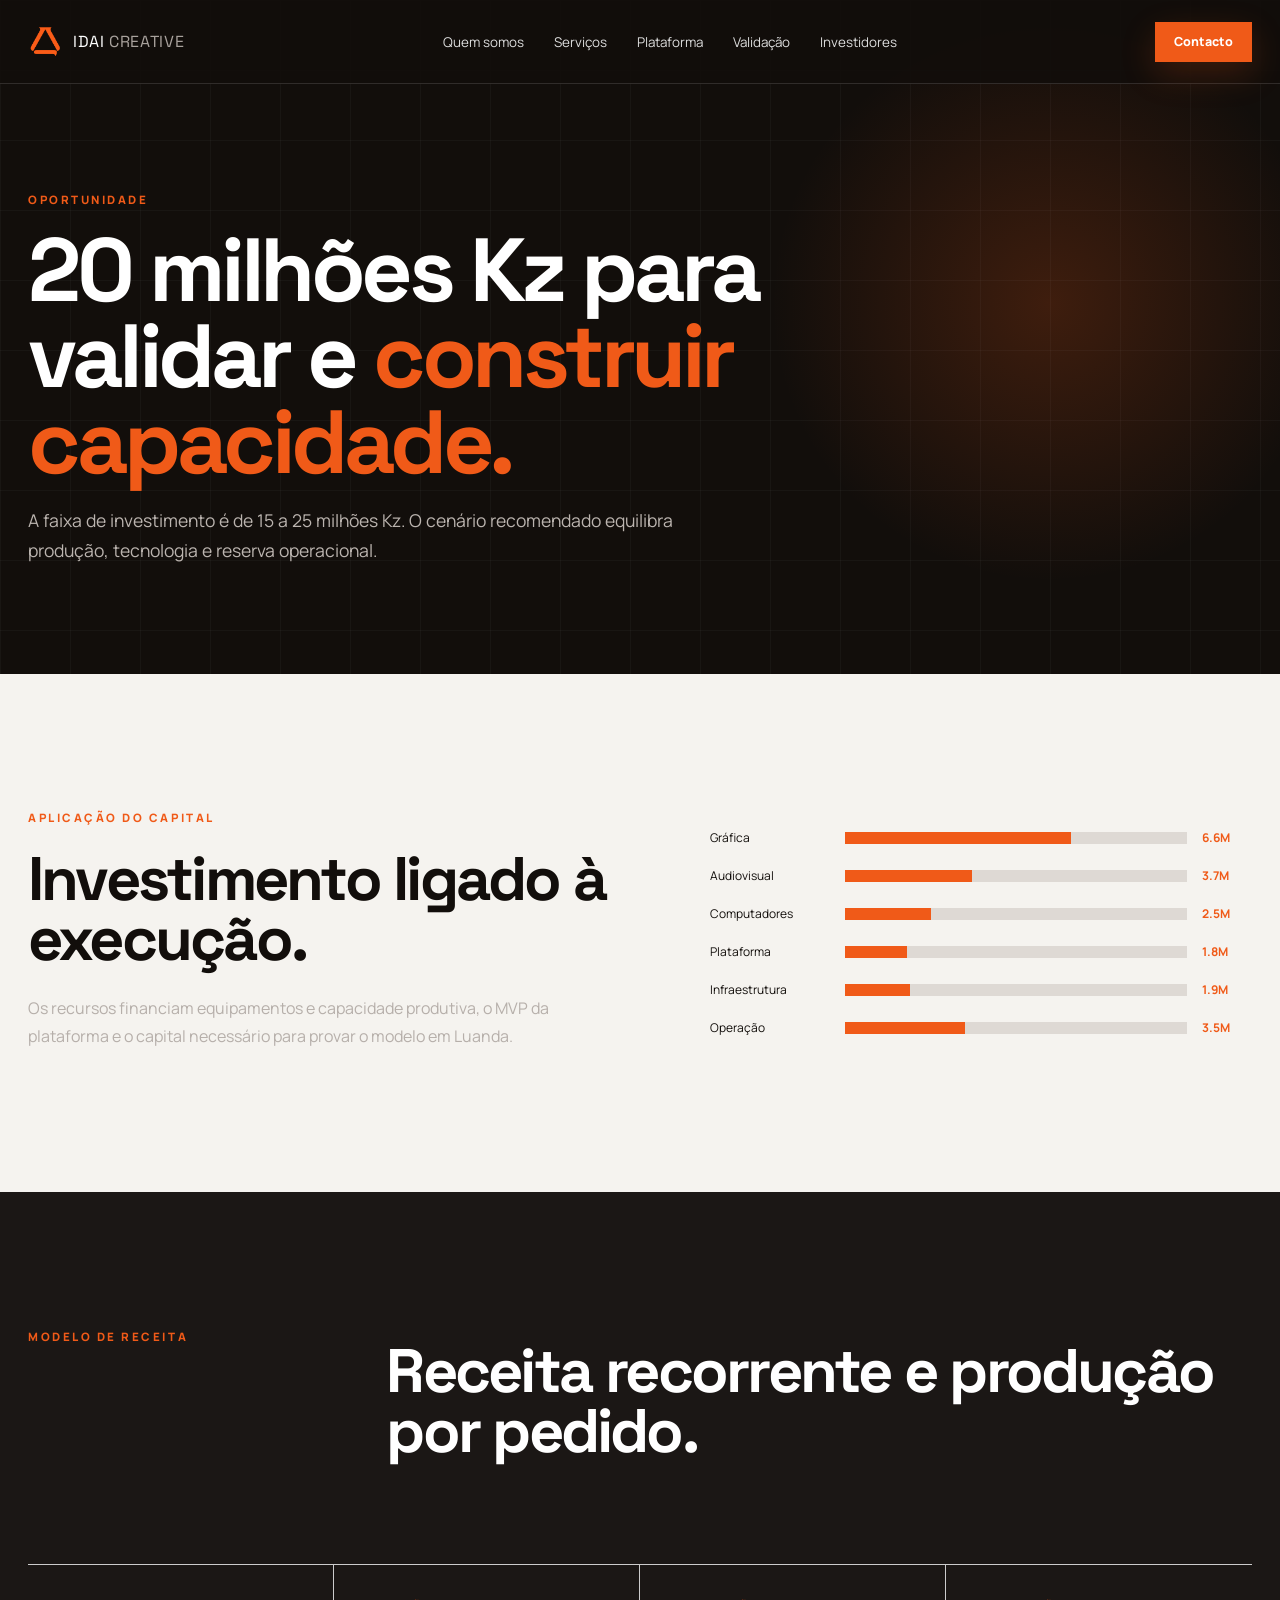
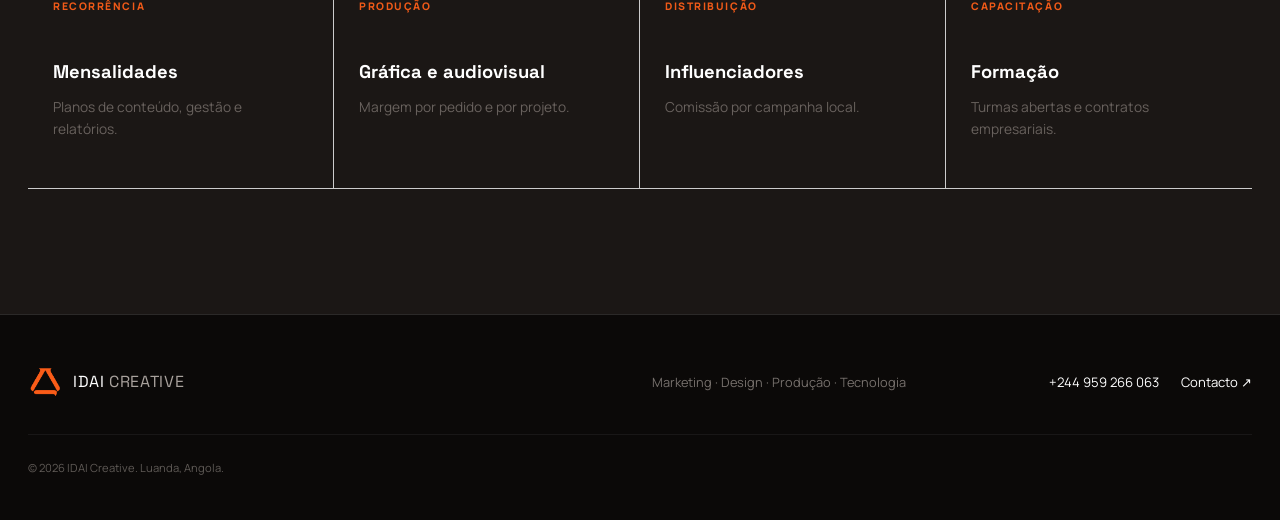
<file: investidores.html>
<!doctype html><html lang="pt-AO"><head><meta charset="utf-8"><meta name="viewport" content="width=device-width,initial-scale=1"><title>Investidores — IDAI Creative</title><meta name="description" content="Modelo de negócio e aplicação do investimento da IDAI Creative."><link rel="icon" href="assets/idai-triangle.png"><link rel="preconnect" href="https://fonts.googleapis.com"><link rel="preconnect" href="https://fonts.gstatic.com" crossorigin><link href="https://fonts.googleapis.com/css2?family=Manrope:wght@400;500;600;700;800&family=Space+Grotesk:wght@500;600;700&display=swap" rel="stylesheet"><link rel="stylesheet" href="styles.css"><link rel="stylesheet" href="pages.css"></head><body>
<header class="site-header page-nav"><a class="brand" href="index.html"><img src="assets/idai-triangle.png" alt=""><span>IDAI <strong>CREATIVE</strong></span></a><nav><a href="sobre.html">Quem somos</a><a href="servicos.html">Serviços</a><a href="plataforma.html">Plataforma</a><a href="validacao.html">Validação</a><a href="investidores.html">Investidores</a></nav><div class="header-actions"><a class="button button-small" href="contacto.html">Contacto</a></div><button class="menu-toggle" aria-label="Abrir menu"><span></span><span></span></button></header>
<main><section class="page-hero"><div class="reveal"><p class="eyebrow">OPORTUNIDADE</p><h1>20 milhões Kz para validar e <em>construir capacidade.</em></h1><p>A faixa de investimento é de 15 a 25 milhões Kz. O cenário recomendado equilibra produção, tecnologia e reserva operacional.</p></div></section><section class="section"><div class="investment"><div class="investment-copy"><p class="eyebrow">APLICAÇÃO DO CAPITAL</p><h2>Investimento ligado à execução.</h2><p>Os recursos financiam equipamentos e capacidade produtiva, o MVP da plataforma e o capital necessário para provar o modelo em Luanda.</p></div><div class="funds"><div><span>Gráfica</span><i style="--w:66%"></i><b>6.6M</b></div><div><span>Audiovisual</span><i style="--w:37%"></i><b>3.7M</b></div><div><span>Computadores</span><i style="--w:25%"></i><b>2.5M</b></div><div><span>Plataforma</span><i style="--w:18%"></i><b>1.8M</b></div><div><span>Infraestrutura</span><i style="--w:19%"></i><b>1.9M</b></div><div><span>Operação</span><i style="--w:35%"></i><b>3.5M</b></div></div></div></section><section class="section section-dark"><div class="section-heading"><p class="eyebrow">MODELO DE RECEITA</p><h2>Receita recorrente e produção por pedido.</h2></div><div class="problem-list"><article><span>Recorrência</span><h3>Mensalidades</h3><p>Planos de conteúdo, gestão e relatórios.</p></article><article><span>Produção</span><h3>Gráfica e audiovisual</h3><p>Margem por pedido e por projeto.</p></article><article><span>Distribuição</span><h3>Influenciadores</h3><p>Comissão por campanha local.</p></article><article><span>Capacitação</span><h3>Formação</h3><p>Turmas abertas e contratos empresariais.</p></article></div></section></main><footer><a class="brand" href="index.html"><img src="assets/idai-triangle.png" alt=""><span>IDAI <strong>CREATIVE</strong></span></a><p>Marketing · Design · Produção · Tecnologia</p><div><a href="tel:+244959266063">+244 959 266 063</a><a href="contacto.html">Contacto ↗</a></div><small>© <span id="year"></span> IDAI Creative. Luanda, Angola.</small></footer><script src="script.js"></script></body></html>
</file>
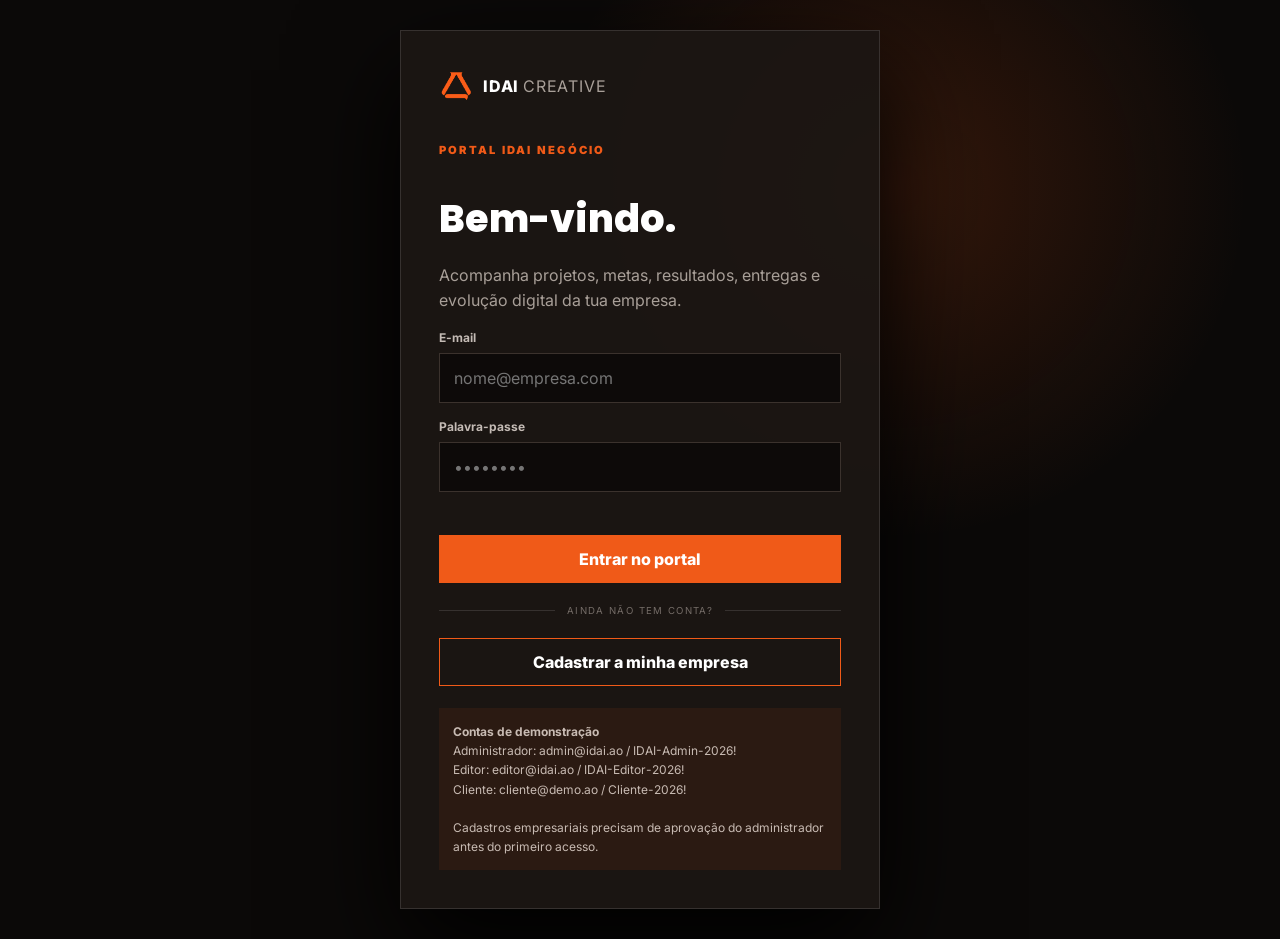
<file: login.html>
<!doctype html>
<html lang="pt-AO">
  <head>
    <meta charset="utf-8" />
    <meta name="viewport" content="width=device-width,initial-scale=1" />
    <title>Entrar — IDAI Creative</title>
    <link rel="preconnect" href="https://fonts.googleapis.com" />
    <link
      href="https://fonts.googleapis.com/css2?family=Inter:wght@400;600;700;800&family=Poppins:wght@600;700;800&display=swap"
      rel="stylesheet"
    />
    <link rel="stylesheet" href="portal.css" />
    <link rel="stylesheet" href="portal-v21.css" />
  </head>
  <body>
    <div class="page-loader"><img src="assets/idai-triangle.png" alt="" /></div>
    <main class="login-wrap">
      <section class="login-box">
        <a class="brand" href="index.html"
          ><img src="assets/idai-triangle.png" alt="" /><span
            >IDAI <span>CREATIVE</span></span
          ></a
        ><span class="eyebrow">Portal IDAI Negócio</span>
        <h1>Bem-vindo.</h1>
        <p>
          Acompanha projetos, metas, resultados, entregas e evolução digital da
          tua empresa.
        </p>
        <form id="login-form">
          <div class="field">
            <label for="email">E-mail</label
            ><input
              id="email"
              type="email"
              required
              autocomplete="email"
              placeholder="nome@empresa.com"
            />
          </div>
          <div class="field">
            <label for="password">Palavra-passe</label
            ><input
              id="password"
              type="password"
              required
              autocomplete="current-password"
              placeholder="••••••••"
            />
          </div>
          <p id="login-error" class="form-message error" role="alert"></p>
          <button class="btn" type="submit" style="width: 100%">
            Entrar no portal
          </button>
        </form>
        <div class="auth-divider"><span>AINDA NÃO TEM CONTA?</span></div>
        <a class="btn secondary auth-register" href="cadastro.html"
          >Cadastrar a minha empresa</a
        >
        <div class="login-note">
          <b>Contas de demonstração</b><br />Administrador: admin@idai.ao /
          IDAI-Admin-2026!<br />Editor: editor@idai.ao / IDAI-Editor-2026!<br />Cliente:
          cliente@demo.ao / Cliente-2026!<br /><br />Cadastros empresariais
          precisam de aprovação do administrador antes do primeiro acesso.
        </div>
      </section>
    </main>
    <script src="config.js"></script>
    <script src="app.js"></script>
  </body>
</html>
</file>
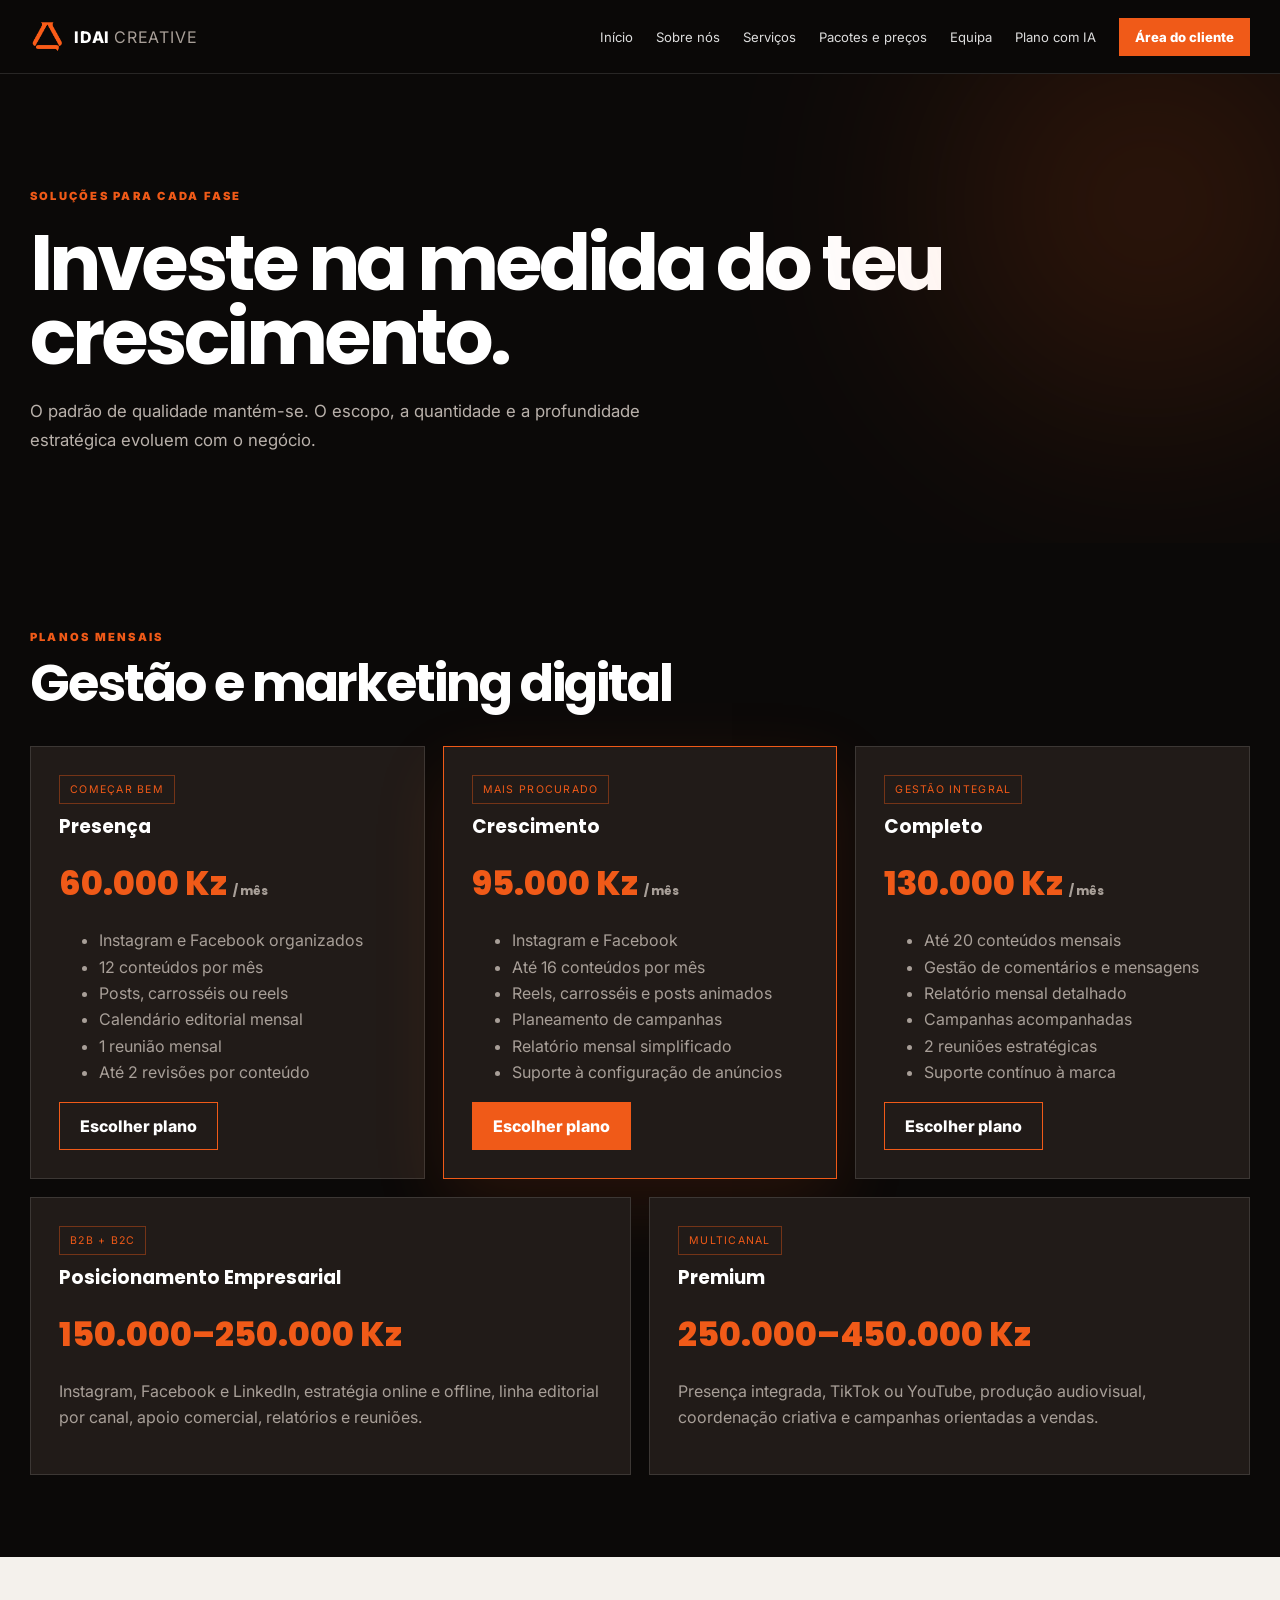
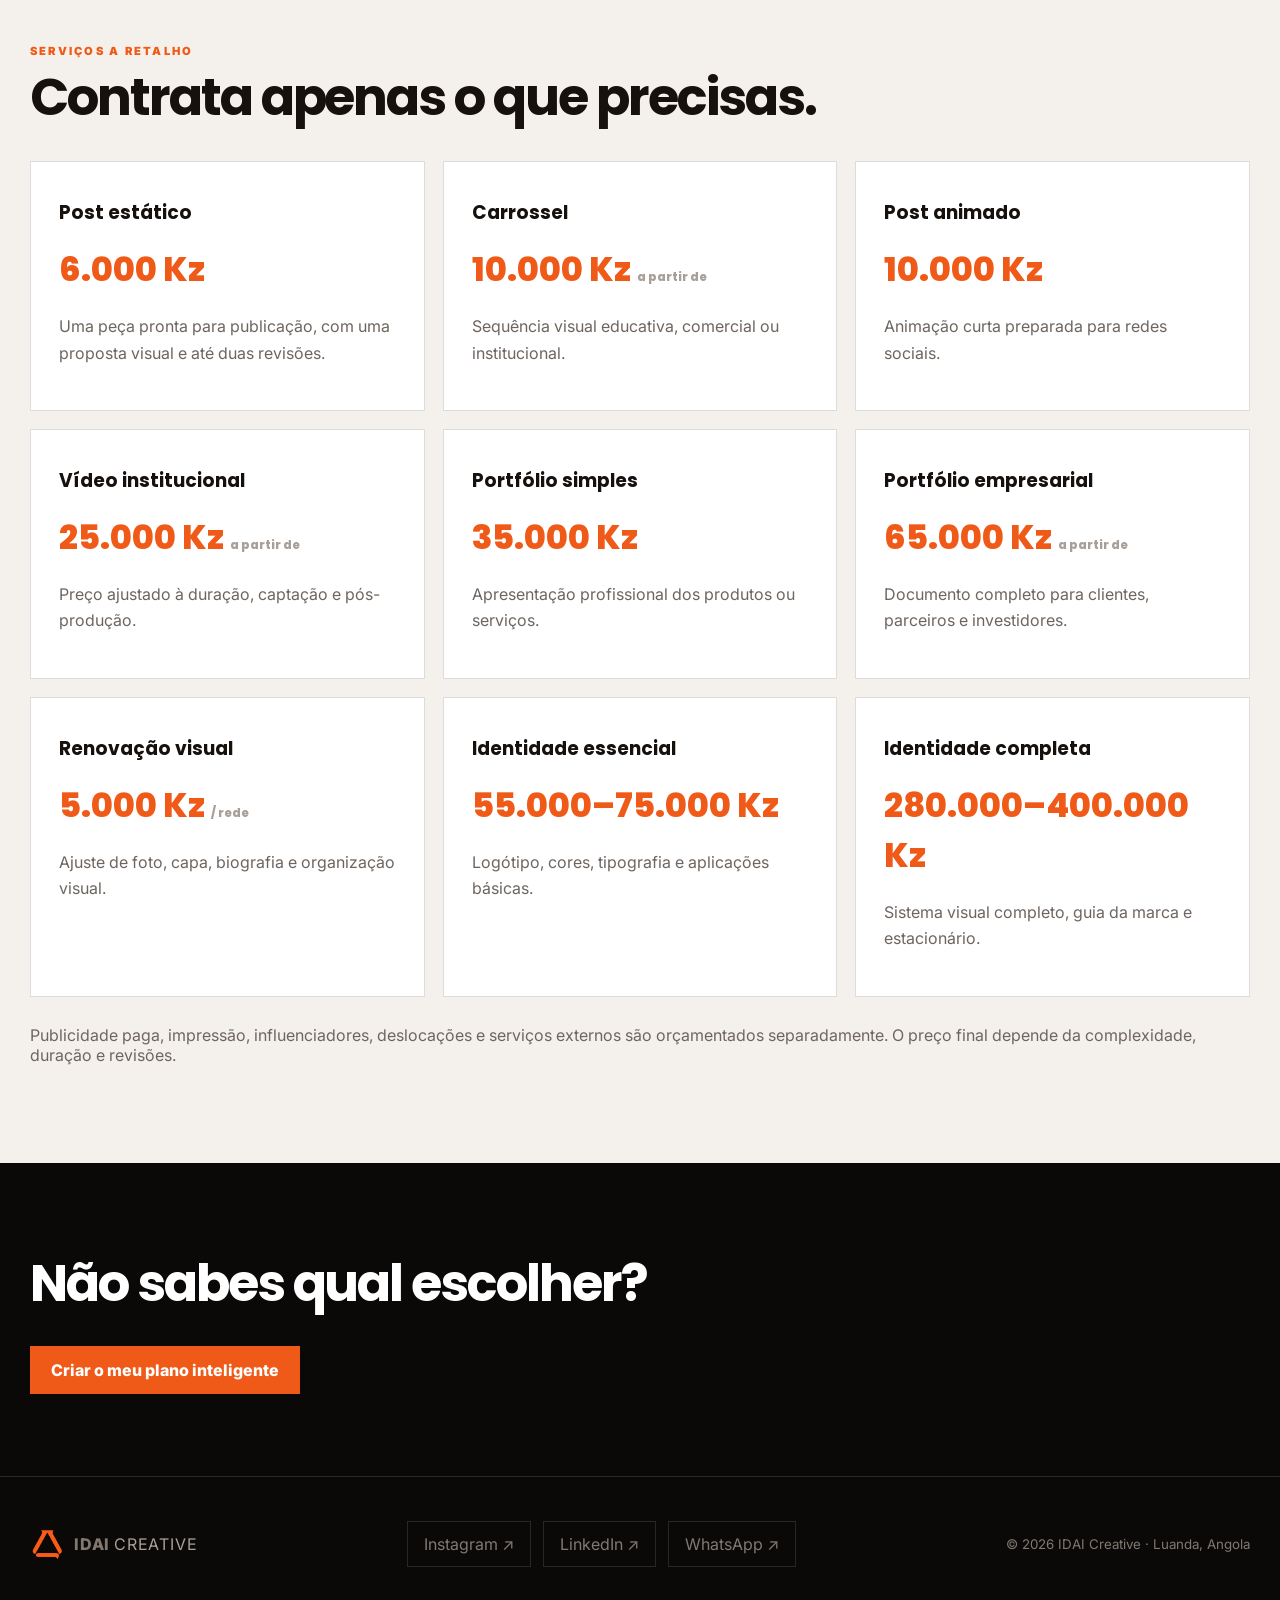
<file: pacotes.html>
<!doctype html><html lang="pt-AO"><head><meta charset="utf-8"><meta name="viewport" content="width=device-width,initial-scale=1"><title>Pacotes e preços — IDAI Creative</title><link rel="preconnect" href="https://fonts.googleapis.com"><link href="https://fonts.googleapis.com/css2?family=Inter:wght@400;600;700;800&family=Poppins:wght@600;700;800&display=swap" rel="stylesheet"><link rel="stylesheet" href="portal.css"></head><body><div class="page-loader"><img src="assets/idai-triangle.png" alt=""></div><div data-public-header></div>
<main><section class="page-hero"><div class="shell"><span class="eyebrow">Soluções para cada fase</span><h1>Investe na medida do teu crescimento.</h1><p>O padrão de qualidade mantém-se. O escopo, a quantidade e a profundidade estratégica evoluem com o negócio.</p></div></section>
<section class="section"><div class="shell"><span class="eyebrow">Planos mensais</span><h2>Gestão e marketing digital</h2><div class="grid grid-3">
<article class="card"><span class="badge">Começar bem</span><h3>Presença</h3><div class="price">60.000 Kz <small>/ mês</small></div><ul><li>Instagram e Facebook organizados</li><li>12 conteúdos por mês</li><li>Posts, carrosséis ou reels</li><li>Calendário editorial mensal</li><li>1 reunião mensal</li><li>Até 2 revisões por conteúdo</li></ul><a class="btn secondary" href="briefing.html?plano=Presença">Escolher plano</a></article>
<article class="card featured"><span class="badge">Mais procurado</span><h3>Crescimento</h3><div class="price">95.000 Kz <small>/ mês</small></div><ul><li>Instagram e Facebook</li><li>Até 16 conteúdos por mês</li><li>Reels, carrosséis e posts animados</li><li>Planeamento de campanhas</li><li>Relatório mensal simplificado</li><li>Suporte à configuração de anúncios</li></ul><a class="btn" href="briefing.html?plano=Crescimento">Escolher plano</a></article>
<article class="card"><span class="badge">Gestão integral</span><h3>Completo</h3><div class="price">130.000 Kz <small>/ mês</small></div><ul><li>Até 20 conteúdos mensais</li><li>Gestão de comentários e mensagens</li><li>Relatório mensal detalhado</li><li>Campanhas acompanhadas</li><li>2 reuniões estratégicas</li><li>Suporte contínuo à marca</li></ul><a class="btn secondary" href="briefing.html?plano=Completo">Escolher plano</a></article>
</div><div class="grid grid-2" style="margin-top:18px"><article class="card"><span class="badge">B2B + B2C</span><h3>Posicionamento Empresarial</h3><div class="price">150.000–250.000 Kz</div><p>Instagram, Facebook e LinkedIn, estratégia online e offline, linha editorial por canal, apoio comercial, relatórios e reuniões.</p></article><article class="card"><span class="badge">Multicanal</span><h3>Premium</h3><div class="price">250.000–450.000 Kz</div><p>Presença integrada, TikTok ou YouTube, produção audiovisual, coordenação criativa e campanhas orientadas a vendas.</p></article></div></div></section>
<section class="section light"><div class="shell"><span class="eyebrow">Serviços a retalho</span><h2>Contrata apenas o que precisas.</h2><div class="grid grid-3">
<article class="card"><h3>Post estático</h3><div class="price">6.000 Kz</div><p>Uma peça pronta para publicação, com uma proposta visual e até duas revisões.</p></article><article class="card"><h3>Carrossel</h3><div class="price">10.000 Kz <small>a partir de</small></div><p>Sequência visual educativa, comercial ou institucional.</p></article><article class="card"><h3>Post animado</h3><div class="price">10.000 Kz</div><p>Animação curta preparada para redes sociais.</p></article><article class="card"><h3>Vídeo institucional</h3><div class="price">25.000 Kz <small>a partir de</small></div><p>Preço ajustado à duração, captação e pós-produção.</p></article><article class="card"><h3>Portfólio simples</h3><div class="price">35.000 Kz</div><p>Apresentação profissional dos produtos ou serviços.</p></article><article class="card"><h3>Portfólio empresarial</h3><div class="price">65.000 Kz <small>a partir de</small></div><p>Documento completo para clientes, parceiros e investidores.</p></article><article class="card"><h3>Renovação visual</h3><div class="price">5.000 Kz <small>/ rede</small></div><p>Ajuste de foto, capa, biografia e organização visual.</p></article><article class="card"><h3>Identidade essencial</h3><div class="price">55.000–75.000 Kz</div><p>Logótipo, cores, tipografia e aplicações básicas.</p></article><article class="card"><h3>Identidade completa</h3><div class="price">280.000–400.000 Kz</div><p>Sistema visual completo, guia da marca e estacionário.</p></article>
</div><p style="margin-top:28px;color:#6e655f">Publicidade paga, impressão, influenciadores, deslocações e serviços externos são orçamentados separadamente. O preço final depende da complexidade, duração e revisões.</p></div></section>
<section class="section"><div class="shell"><h2>Não sabes qual escolher?</h2><a class="btn" href="briefing.html">Criar o meu plano inteligente</a></div></section></main><div data-public-footer></div><script src="config.js"></script><script src="site-components.js"></script><script src="app.js"></script></body></html>
</file>
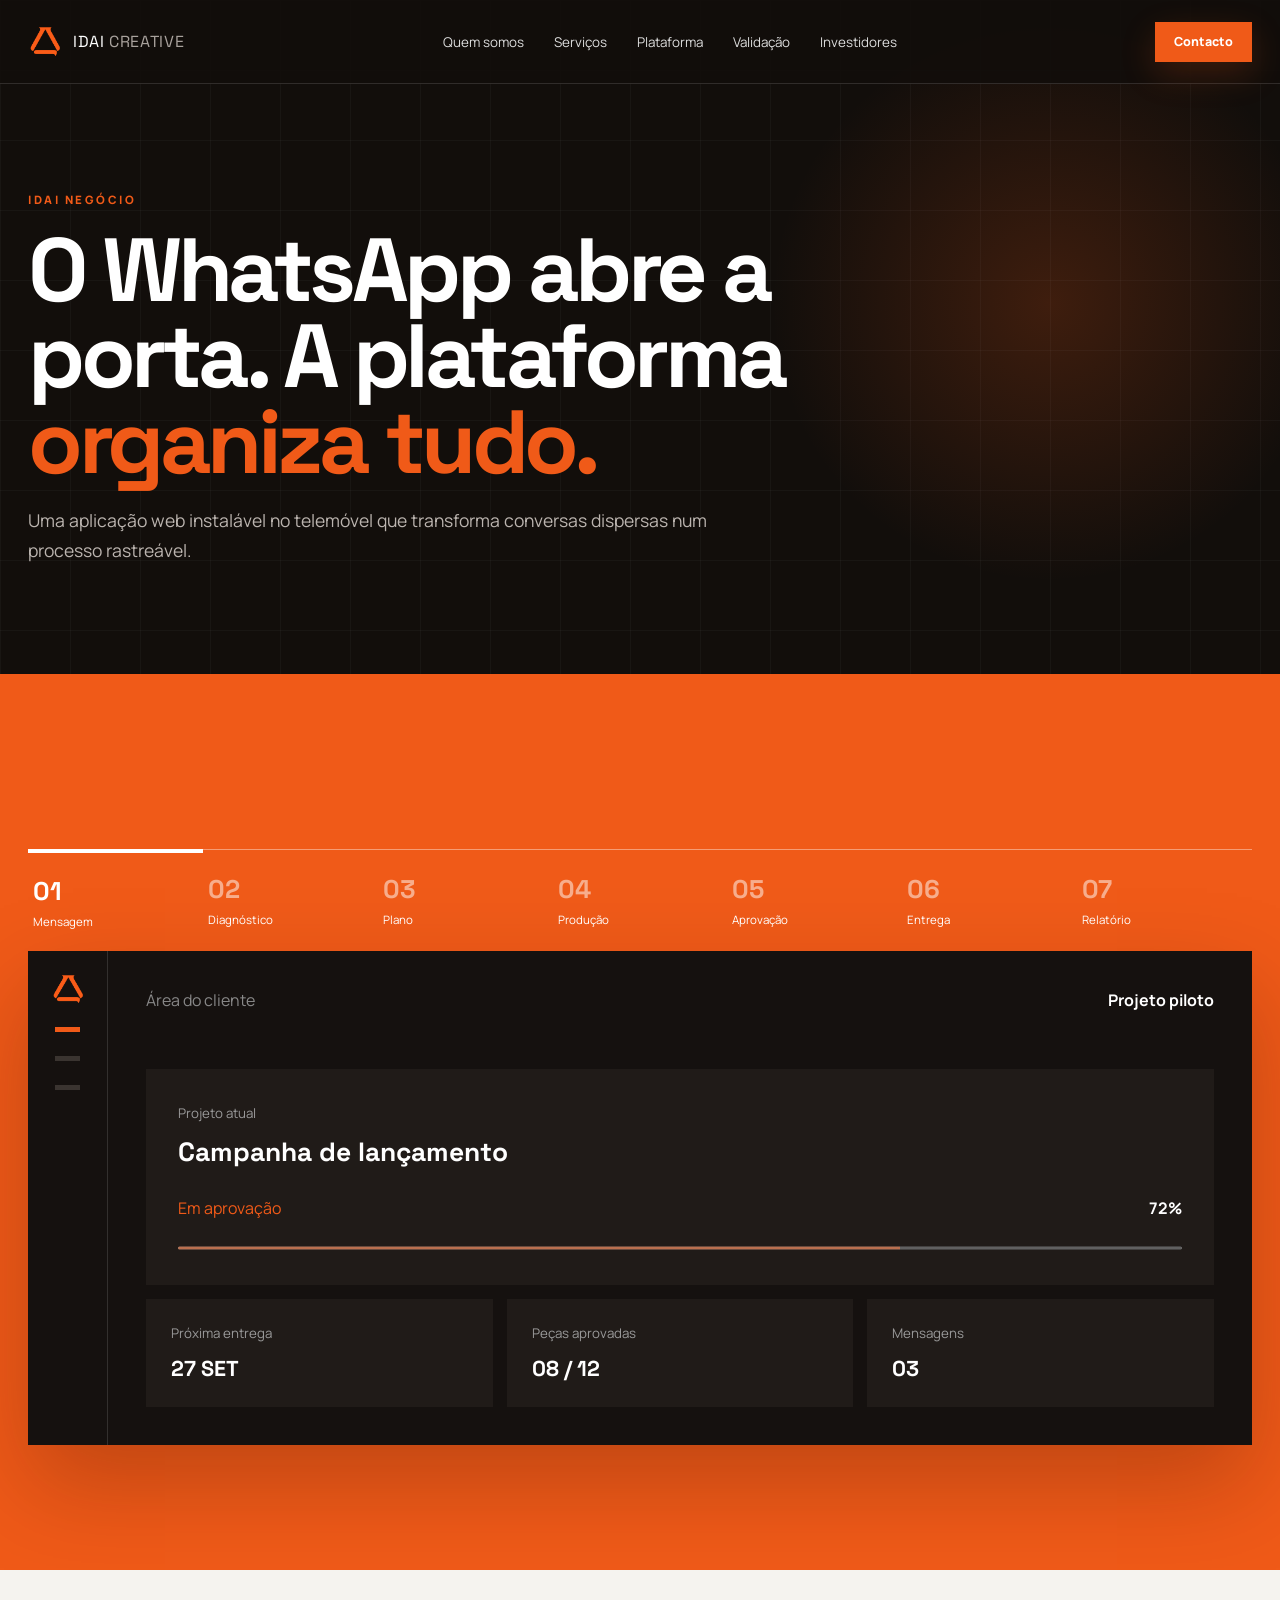
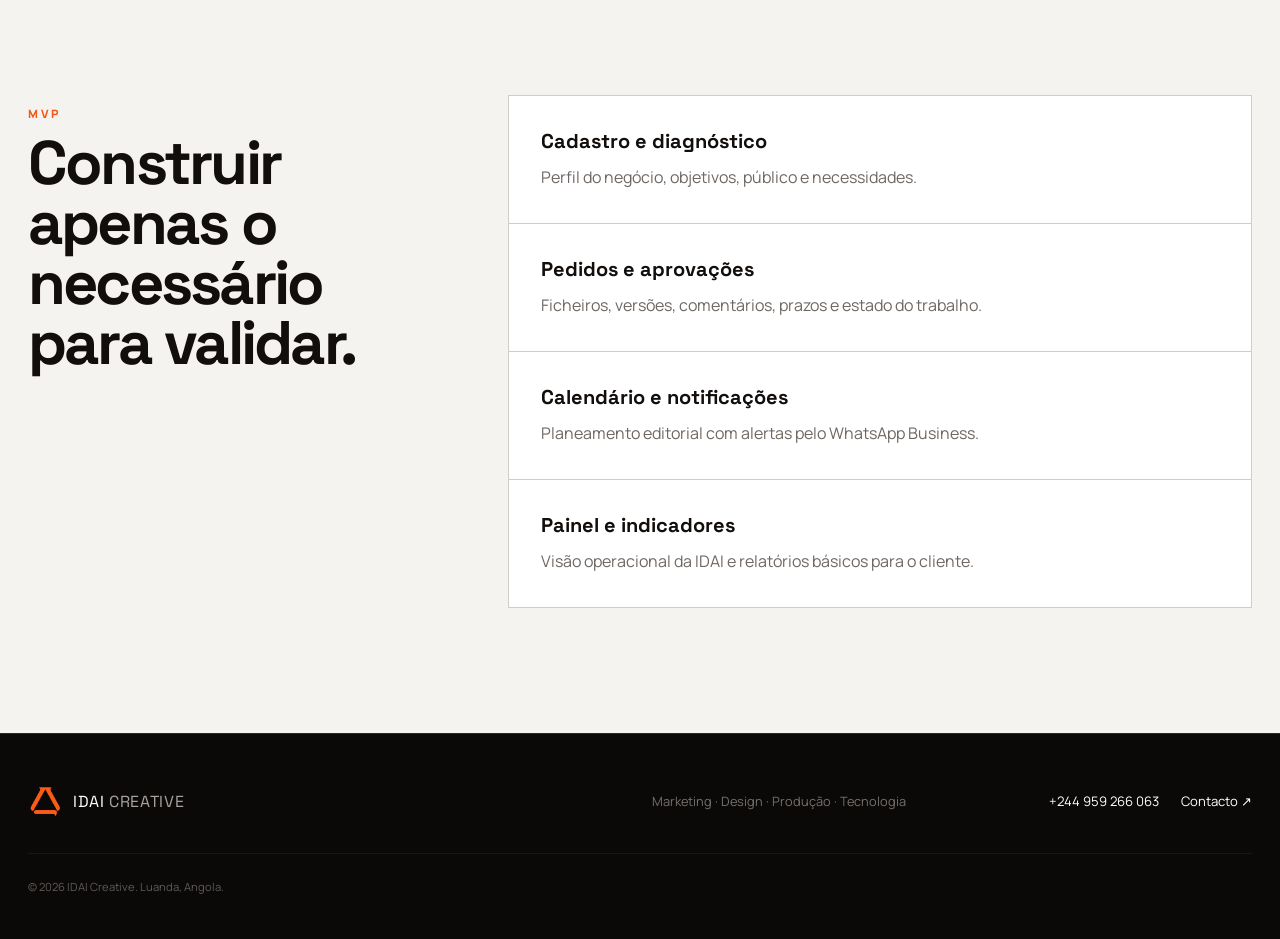
<file: plataforma.html>
<!doctype html><html lang="pt-AO"><head><meta charset="utf-8"><meta name="viewport" content="width=device-width,initial-scale=1"><title>Plataforma IDAI Negócio</title><meta name="description" content="Conheça o MVP da plataforma IDAI Negócio."><link rel="icon" href="assets/idai-triangle.png"><link rel="preconnect" href="https://fonts.googleapis.com"><link rel="preconnect" href="https://fonts.gstatic.com" crossorigin><link href="https://fonts.googleapis.com/css2?family=Manrope:wght@400;500;600;700;800&family=Space+Grotesk:wght@500;600;700&display=swap" rel="stylesheet"><link rel="stylesheet" href="styles.css"><link rel="stylesheet" href="pages.css"></head><body>
<header class="site-header page-nav"><a class="brand" href="index.html"><img src="assets/idai-triangle.png" alt=""><span>IDAI <strong>CREATIVE</strong></span></a><nav><a href="sobre.html">Quem somos</a><a href="servicos.html">Serviços</a><a href="plataforma.html">Plataforma</a><a href="validacao.html">Validação</a><a href="investidores.html">Investidores</a></nav><div class="header-actions"><a class="button button-small" href="contacto.html">Contacto</a></div><button class="menu-toggle" aria-label="Abrir menu"><span></span><span></span></button></header>
<main><section class="page-hero"><div class="reveal"><p class="eyebrow">IDAI NEGÓCIO</p><h1>O WhatsApp abre a porta. A plataforma <em>organiza tudo.</em></h1><p>Uma aplicação web instalável no telemóvel que transforma conversas dispersas num processo rastreável.</p></div></section><section class="section section-orange"><div class="flow"><button class="flow-step active"><b>01</b><span>Mensagem</span></button><button class="flow-step"><b>02</b><span>Diagnóstico</span></button><button class="flow-step"><b>03</b><span>Plano</span></button><button class="flow-step"><b>04</b><span>Produção</span></button><button class="flow-step"><b>05</b><span>Aprovação</span></button><button class="flow-step"><b>06</b><span>Entrega</span></button><button class="flow-step"><b>07</b><span>Relatório</span></button></div><div class="demo-card"><div class="demo-sidebar"><img src="assets/idai-triangle.png" alt=""><i></i><i></i><i></i></div><div class="demo-main"><div class="demo-top"><span>Área do cliente</span><b>Projeto piloto</b></div><div class="demo-status"><small>Projeto atual</small><h3>Campanha de lançamento</h3><div><span>Em aprovação</span><strong>72%</strong></div><progress max="100" value="72">72%</progress></div><div class="demo-panels"><div><small>Próxima entrega</small><b>27 SET</b></div><div><small>Peças aprovadas</small><b>08 / 12</b></div><div><small>Mensagens</small><b>03</b></div></div></div></div></section><section class="section"><div class="content-grid"><div><p class="eyebrow">MVP</p><h2>Construir apenas o necessário para validar.</h2></div><div class="feature-stack"><article><h3>Cadastro e diagnóstico</h3><p>Perfil do negócio, objetivos, público e necessidades.</p></article><article><h3>Pedidos e aprovações</h3><p>Ficheiros, versões, comentários, prazos e estado do trabalho.</p></article><article><h3>Calendário e notificações</h3><p>Planeamento editorial com alertas pelo WhatsApp Business.</p></article><article><h3>Painel e indicadores</h3><p>Visão operacional da IDAI e relatórios básicos para o cliente.</p></article></div></div></section></main><footer><a class="brand" href="index.html"><img src="assets/idai-triangle.png" alt=""><span>IDAI <strong>CREATIVE</strong></span></a><p>Marketing · Design · Produção · Tecnologia</p><div><a href="tel:+244959266063">+244 959 266 063</a><a href="contacto.html">Contacto ↗</a></div><small>© <span id="year"></span> IDAI Creative. Luanda, Angola.</small></footer><script src="script.js"></script></body></html>
</file>
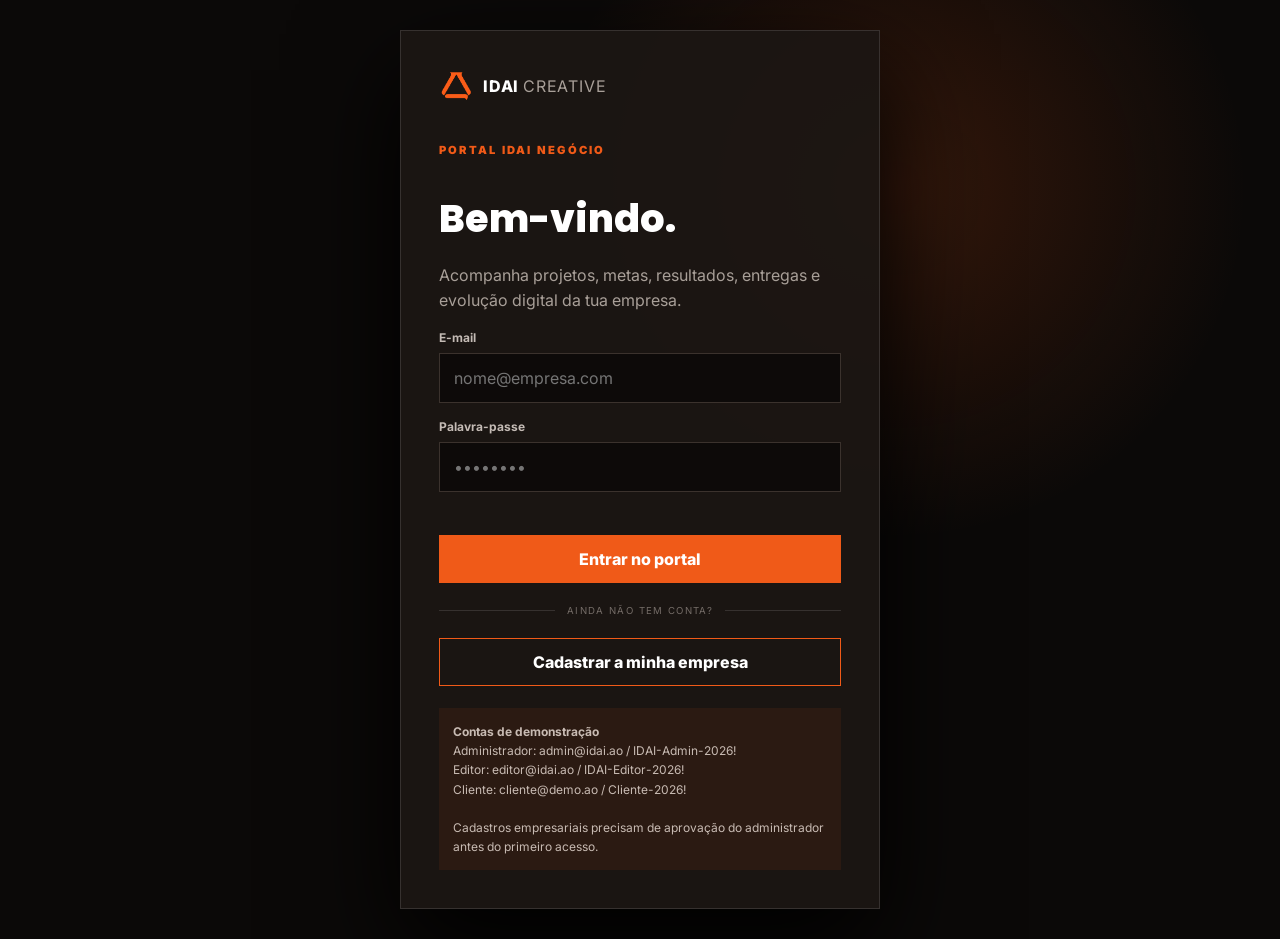
<file: portal.html>
<!doctype html>
<html lang="pt-AO">
  <head>
    <meta charset="utf-8" />
    <meta name="viewport" content="width=device-width,initial-scale=1" />
    <title>Portal do cliente — IDAI Creative</title>
    <link rel="preconnect" href="https://fonts.googleapis.com" />
    <link
      href="https://fonts.googleapis.com/css2?family=Inter:wght@400;600;700;800&family=Poppins:wght@600;700;800&display=swap"
      rel="stylesheet"
    />
    <link rel="stylesheet" href="portal.css" />
    <link rel="stylesheet" href="portal-v21.css" />
  </head>
  <body data-page="portal">
    <div class="page-loader"><img src="assets/idai-triangle.png" alt="" /></div>
    <main class="dashboard">
      <aside class="sidebar">
        <a class="brand" href="index.html"
          ><img src="assets/idai-triangle.png" alt="" /><span
            >IDAI <span>CREATIVE</span></span
          ></a
        >
        <div class="userbox">
          <b data-user>Utilizador</b
          ><span>Perfil: <span data-role></span></span>
        </div>
        <nav class="side-nav">
          <button class="active" data-tab="overview">Visão geral</button
          ><button data-tab="marketing">Gestão e marketing</button
          ><button data-tab="studio">Audiovisual e estúdio</button
          ><button data-tab="print">Gráfica</button
          ><button data-tab="team" data-manage>Clientes e equipa</button
          ><button data-tab="admin" data-admin-only>Administração</button>
        </nav>
        <button id="logout" class="btn secondary logout">
          Terminar sessão
        </button>
      </aside>
      <section class="dash-main">
        <div class="dash-head">
          <div>
            <span class="role">Painel inteligente</span>
            <h1 data-company>Studio Nzoji</h1>
          </div>
          <a class="btn" href="briefing.html">Novo pedido</a>
        </div>
        <div id="overview" class="tab-panel active">
          <div class="stats">
            <article class="stat">
              <span>Seguidores</span><b>8.420</b
              ><small class="up">+18,4%</small>
            </article>
            <article class="stat">
              <span>Alcance</span><b>42,8K</b><small class="up">+31,2%</small>
            </article>
            <article class="stat">
              <span>Visitas ao perfil</span><b>3.184</b
              ><small class="up">+24,7%</small>
            </article>
            <article class="stat">
              <span>Conversões estimadas</span><b>146</b
              ><small class="up">+12,8%</small>
            </article>
          </div>
          <div class="dash-grid">
            <article class="panel">
              <h2>Evolução digital</h2>
              <div class="progress-row">
                <div><span>Reconhecimento da marca</span><b>78%</b></div>
                <div class="bar"><i style="width: 78%"></i></div>
              </div>
              <div class="progress-row">
                <div><span>Crescimento do público-alvo</span><b>64%</b></div>
                <div class="bar"><i style="width: 64%"></i></div>
              </div>
              <div class="progress-row">
                <div><span>Conversão em oportunidades</span><b>52%</b></div>
                <div class="bar"><i style="width: 52%"></i></div>
              </div>
            </article>
            <article class="panel">
              <h2>Meta principal</h2>
              <div id="countdown" class="countdown">43d 00h</div>
              <p style="color: var(--muted)">
                Campanha de posicionamento — fase 1
              </p>
              <div class="goal done">
                <span class="tick"></span>
                <div><b>Identidade organizada</b><small>Concluído</small></div>
              </div>
              <div class="goal done">
                <span class="tick"></span>
                <div><b>Calendário aprovado</b><small>Concluído</small></div>
              </div>
              <div class="goal" data-editable>
                <span class="tick"></span>
                <div>
                  <b>Alcançar 10.000 seguidores</b><small>Em progresso</small>
                </div>
              </div>
              <div class="goal" data-editable>
                <span class="tick"></span>
                <div>
                  <b>Gerar 200 leads qualificados</b><small>Em progresso</small>
                </div>
              </div>
            </article>
          </div>
        </div>
        <div id="marketing" class="tab-panel">
          <div class="panel">
            <h2>Gestão e marketing</h2>
            <table class="table">
              <thead>
                <tr>
                  <th>Atividade</th>
                  <th>Estado</th>
                  <th>Entrega</th>
                  <th>Responsável</th>
                </tr>
              </thead>
              <tbody>
                <tr>
                  <td>Calendário editorial Outubro</td>
                  <td class="up">Aprovado</td>
                  <td>02 Out</td>
                  <td>Equipa IDAI</td>
                </tr>
                <tr>
                  <td>Campanha de leads</td>
                  <td style="color: var(--orange)">Em produção</td>
                  <td>08 Out</td>
                  <td>Marketing</td>
                </tr>
                <tr>
                  <td>Relatório mensal</td>
                  <td>Programado</td>
                  <td>30 Out</td>
                  <td>Estratégia</td>
                </tr>
              </tbody>
            </table>
          </div>
        </div>
        <div id="studio" class="tab-panel">
          <div class="panel">
            <h2>Audiovisual e estúdio</h2>
            <p style="color: var(--muted)">
              Centraliza sessões fotográficas, vídeos, guiões, aprovações e
              ficheiros finais.
            </p>
            <div class="grid grid-3">
              <article class="card">
                <span class="badge">Guião</span>
                <h3>Vídeo institucional</h3>
                <p>Em aprovação · Versão 02</p>
              </article>
              <article class="card">
                <span class="badge">Captação</span>
                <h3>Reels Outubro</h3>
                <p>Agendado · 12 Outubro</p>
              </article>
              <article class="card">
                <span class="badge">Entrega</span>
                <h3>Fotografias de produto</h3>
                <p>24 ficheiros disponíveis</p>
              </article>
            </div>
          </div>
        </div>
        <div id="print" class="tab-panel">
          <div class="panel">
            <h2>Gráfica e produção</h2>
            <table class="table">
              <thead>
                <tr>
                  <th>Pedido</th>
                  <th>Quantidade</th>
                  <th>Estado</th>
                  <th>Entrega</th>
                </tr>
              </thead>
              <tbody>
                <tr>
                  <td>Cartões de visita</td>
                  <td>250</td>
                  <td class="up">Concluído</td>
                  <td>28 Set</td>
                </tr>
                <tr>
                  <td>Roll-up institucional</td>
                  <td>2</td>
                  <td style="color: var(--orange)">Impressão</td>
                  <td>04 Out</td>
                </tr>
                <tr>
                  <td>Autocolantes</td>
                  <td>500</td>
                  <td>Aguardando aprovação</td>
                  <td>—</td>
                </tr>
              </tbody>
            </table>
          </div>
        </div>
        <div id="team" class="tab-panel">
          <div class="panel">
            <h2>Clientes e equipa</h2>
            <p style="color: var(--muted)">
              Área disponível para administradores e editores acompanharem
              responsáveis, contas e projetos.
            </p>
            <table class="table">
              <thead>
                <tr>
                  <th>Nome</th>
                  <th>Perfil</th>
                  <th>Empresa</th>
                  <th>Estado</th>
                </tr>
              </thead>
              <tbody>
                <tr>
                  <td>Emanuel</td>
                  <td>Administrador</td>
                  <td>IDAI Creative</td>
                  <td class="up">Ativo</td>
                </tr>
                <tr>
                  <td>Cliente Demo</td>
                  <td>Leitor</td>
                  <td>Studio Nzoji</td>
                  <td class="up">Ativo</td>
                </tr>
              </tbody>
            </table>
          </div>
        </div>
        <div id="admin" class="tab-panel">
          <div class="panel">
            <div class="admin-heading">
              <div>
                <h2>Cadastros empresariais</h2>
                <p>
                  Analise os pedidos e autorize o primeiro acesso ao portal.
                </p>
              </div>
              <span class="request-counter" id="pendingCounter"
                >0 pendentes</span
              >
            </div>
            <div id="companyRequests" class="company-requests">
              <div class="empty-state">
                Nenhum cadastro empresarial recebido neste navegador.
              </div>
            </div>
          </div>
          <div class="panel admin-role-panel">
            <h2>Perfis e permissões</h2>
            <p style="color: var(--muted)">
              A demonstração guarda alterações apenas neste navegador. Na versão
              real, estas permissões serão aplicadas no servidor.
            </p>
            <div class="grid grid-3">
              <article class="card">
                <h3>Administrador</h3>
                <p>Acesso completo, utilizadores, preços e indicadores.</p>
              </article>
              <article class="card">
                <h3>Editor</h3>
                <p>Atualiza projetos, metas, conteúdos e métricas.</p>
              </article>
              <article class="card">
                <h3>Leitor/cliente</h3>
                <p>Consulta evolução, aprova entregas e envia pedidos.</p>
              </article>
            </div>
          </div>
        </div>
      </section>
    </main>
    <script src="config.js"></script>
    <script src="app.js"></script>
  </body>
</html>
</file>
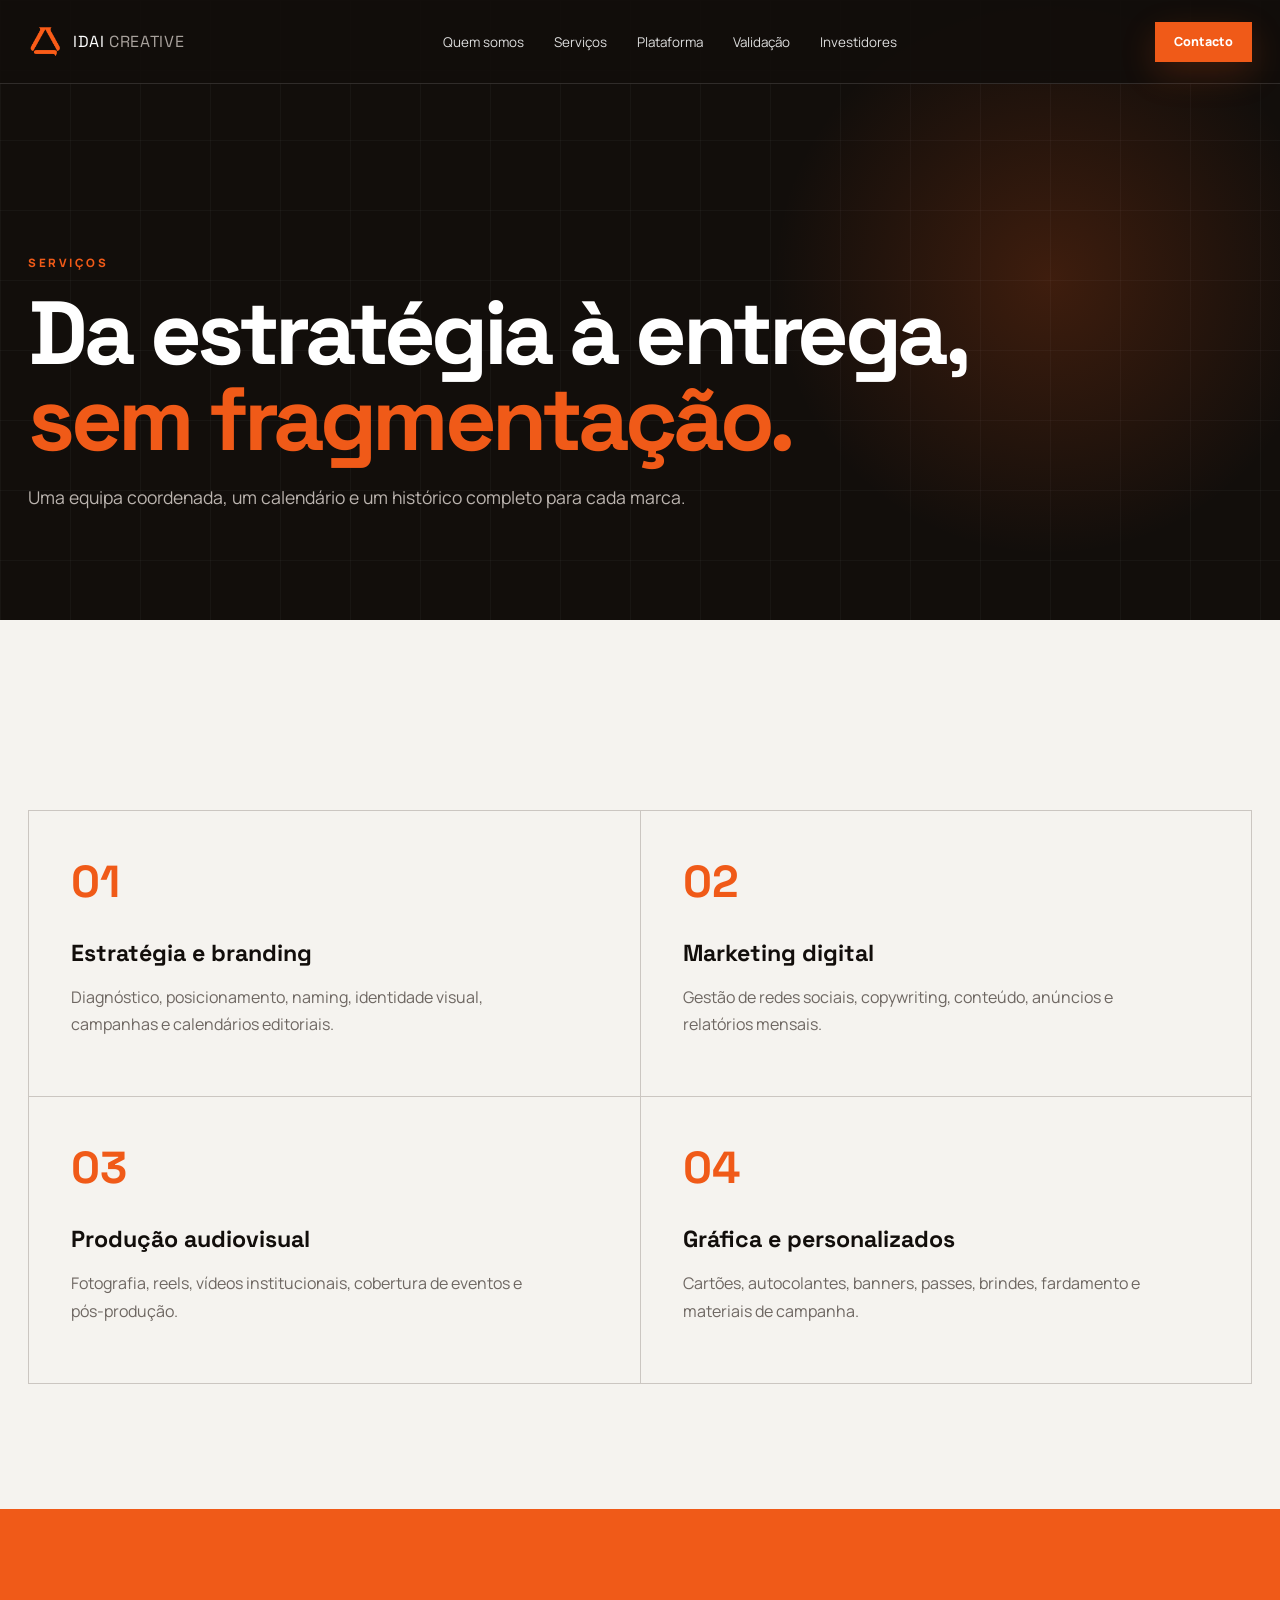
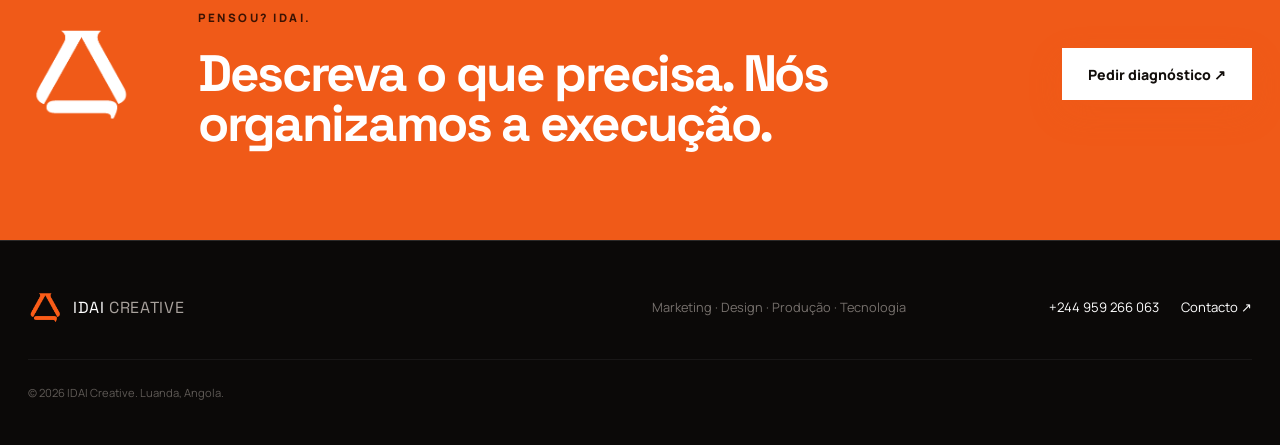
<file: servicos.html>
<!doctype html><html lang="pt-AO"><head><meta charset="utf-8"><meta name="viewport" content="width=device-width,initial-scale=1"><title>Serviços — IDAI Creative</title><meta name="description" content="Serviços integrados de marketing, branding, audiovisual e produção gráfica."><link rel="icon" href="assets/idai-triangle.png"><link rel="preconnect" href="https://fonts.googleapis.com"><link rel="preconnect" href="https://fonts.gstatic.com" crossorigin><link href="https://fonts.googleapis.com/css2?family=Manrope:wght@400;500;600;700;800&family=Space+Grotesk:wght@500;600;700&display=swap" rel="stylesheet"><link rel="stylesheet" href="styles.css"><link rel="stylesheet" href="pages.css"></head><body>
<header class="site-header page-nav"><a class="brand" href="index.html"><img src="assets/idai-triangle.png" alt=""><span>IDAI <strong>CREATIVE</strong></span></a><nav><a href="sobre.html">Quem somos</a><a href="servicos.html">Serviços</a><a href="plataforma.html">Plataforma</a><a href="validacao.html">Validação</a><a href="investidores.html">Investidores</a></nav><div class="header-actions"><a class="button button-small" href="contacto.html">Contacto</a></div><button class="menu-toggle" aria-label="Abrir menu"><span></span><span></span></button></header>
<main><section class="page-hero"><div class="reveal"><p class="eyebrow">SERVIÇOS</p><h1>Da estratégia à entrega, <em>sem fragmentação.</em></h1><p>Uma equipa coordenada, um calendário e um histórico completo para cada marca.</p></div></section><section class="section"><div class="service-grid"><article class="service-card reveal"><span>01</span><h3>Estratégia e branding</h3><p>Diagnóstico, posicionamento, naming, identidade visual, campanhas e calendários editoriais.</p></article><article class="service-card reveal"><span>02</span><h3>Marketing digital</h3><p>Gestão de redes sociais, copywriting, conteúdo, anúncios e relatórios mensais.</p></article><article class="service-card reveal"><span>03</span><h3>Produção audiovisual</h3><p>Fotografia, reels, vídeos institucionais, cobertura de eventos e pós-produção.</p></article><article class="service-card reveal"><span>04</span><h3>Gráfica e personalizados</h3><p>Cartões, autocolantes, banners, passes, brindes, fardamento e materiais de campanha.</p></article></div></section><section class="cta section"><img src="assets/idai-triangle.png" alt="" class="cta-logo"><div><p class="eyebrow">PENSOU? IDAI.</p><h2>Descreva o que precisa. Nós organizamos a execução.</h2></div><a class="button button-light" href="https://wa.me/244959266063?text=Ol%C3%A1%20IDAI%2C%20quero%20solicitar%20um%20servi%C3%A7o." target="_blank">Pedir diagnóstico ↗</a></section></main><footer><a class="brand" href="index.html"><img src="assets/idai-triangle.png" alt=""><span>IDAI <strong>CREATIVE</strong></span></a><p>Marketing · Design · Produção · Tecnologia</p><div><a href="tel:+244959266063">+244 959 266 063</a><a href="contacto.html">Contacto ↗</a></div><small>© <span id="year"></span> IDAI Creative. Luanda, Angola.</small></footer><script src="script.js"></script></body></html>
</file>
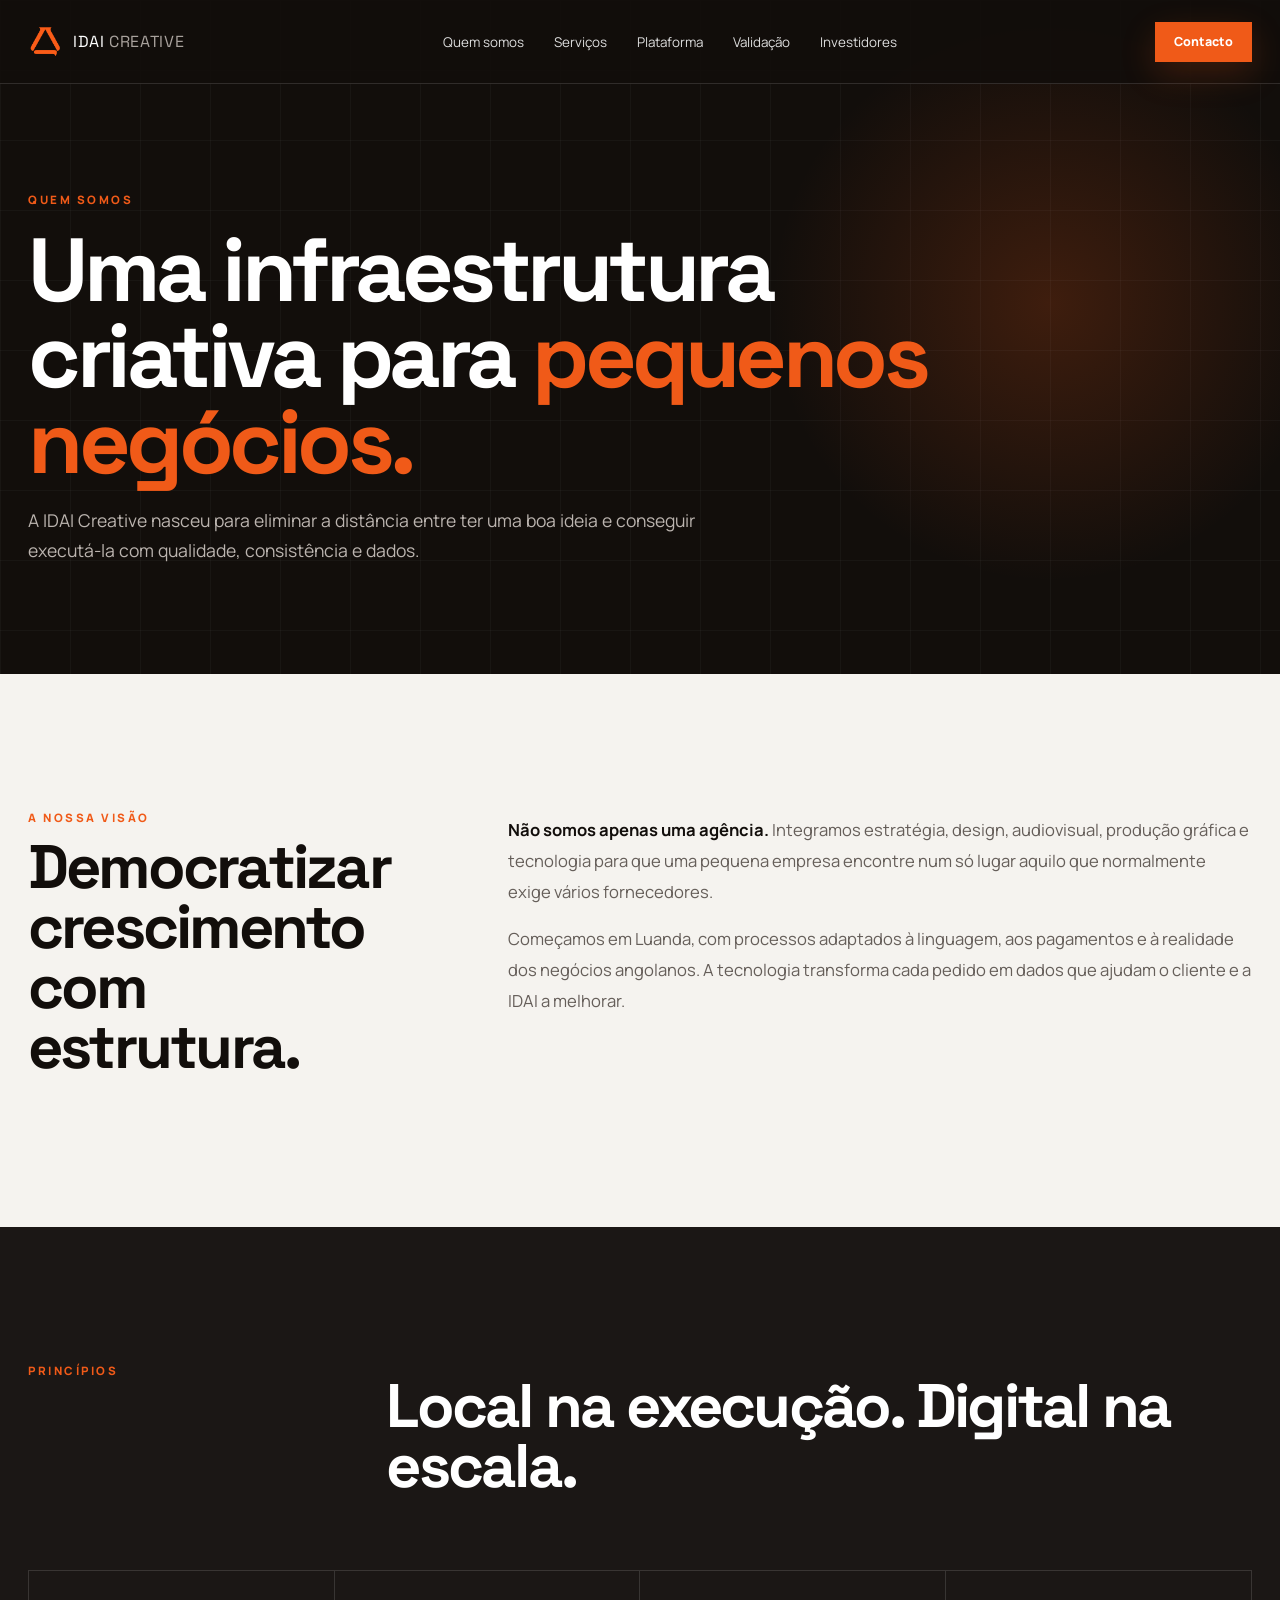
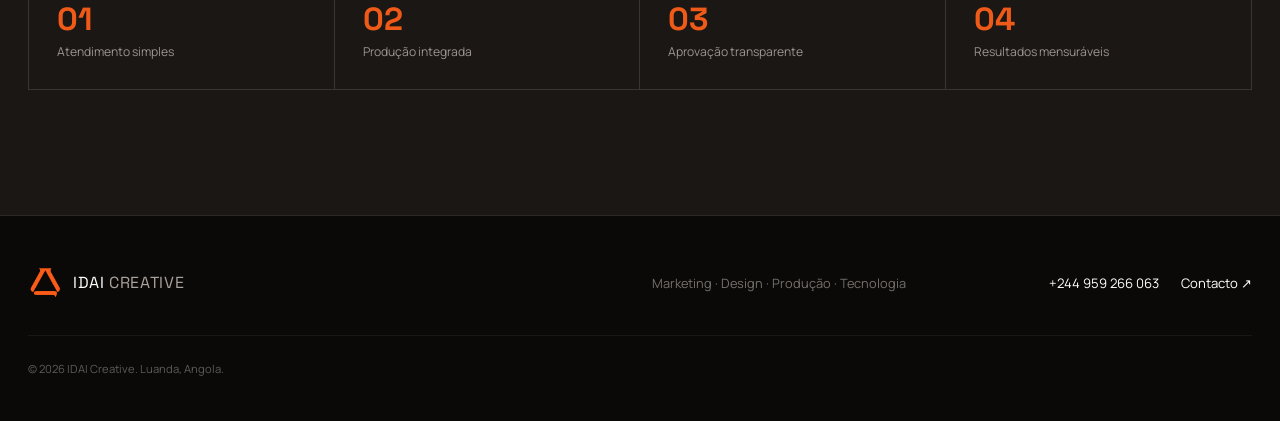
<file: sobre.html>
<!doctype html><html lang="pt-AO"><head><meta charset="utf-8"><meta name="viewport" content="width=device-width,initial-scale=1"><title>Quem somos — IDAI Creative</title><meta name="description" content="Conheça a visão, missão e modelo integrado da IDAI Creative."><link rel="icon" href="assets/idai-triangle.png"><link rel="preconnect" href="https://fonts.googleapis.com"><link rel="preconnect" href="https://fonts.gstatic.com" crossorigin><link href="https://fonts.googleapis.com/css2?family=Manrope:wght@400;500;600;700;800&family=Space+Grotesk:wght@500;600;700&display=swap" rel="stylesheet"><link rel="stylesheet" href="styles.css"><link rel="stylesheet" href="pages.css"></head><body>
<header class="site-header page-nav"><a class="brand" href="index.html"><img src="assets/idai-triangle.png" alt=""><span>IDAI <strong>CREATIVE</strong></span></a><nav><a href="sobre.html">Quem somos</a><a href="servicos.html">Serviços</a><a href="plataforma.html">Plataforma</a><a href="validacao.html">Validação</a><a href="investidores.html">Investidores</a></nav><div class="header-actions"><a class="button button-small" href="contacto.html">Contacto</a></div><button class="menu-toggle" aria-label="Abrir menu"><span></span><span></span></button></header>
<main><section class="page-hero"><div class="reveal"><p class="eyebrow">QUEM SOMOS</p><h1>Uma infraestrutura criativa para <em>pequenos negócios.</em></h1><p>A IDAI Creative nasceu para eliminar a distância entre ter uma boa ideia e conseguir executá-la com qualidade, consistência e dados.</p></div></section><section class="section"><div class="content-grid"><div><p class="eyebrow">A NOSSA VISÃO</p><h2>Democratizar crescimento com estrutura.</h2></div><div class="body-copy"><p><strong>Não somos apenas uma agência.</strong> Integramos estratégia, design, audiovisual, produção gráfica e tecnologia para que uma pequena empresa encontre num só lugar aquilo que normalmente exige vários fornecedores.</p><p>Começamos em Luanda, com processos adaptados à linguagem, aos pagamentos e à realidade dos negócios angolanos. A tecnologia transforma cada pedido em dados que ajudam o cliente e a IDAI a melhorar.</p></div></div></section><section class="section section-dark"><div class="section-heading"><p class="eyebrow">PRINCÍPIOS</p><h2>Local na execução. Digital na escala.</h2></div><div class="kpi-strip"><div><b>01</b><span>Atendimento simples</span></div><div><b>02</b><span>Produção integrada</span></div><div><b>03</b><span>Aprovação transparente</span></div><div><b>04</b><span>Resultados mensuráveis</span></div></div></section></main>
<footer><a class="brand" href="index.html"><img src="assets/idai-triangle.png" alt=""><span>IDAI <strong>CREATIVE</strong></span></a><p>Marketing · Design · Produção · Tecnologia</p><div><a href="tel:+244959266063">+244 959 266 063</a><a href="contacto.html">Contacto ↗</a></div><small>© <span id="year"></span> IDAI Creative. Luanda, Angola.</small></footer><script src="script.js"></script></body></html>
</file>
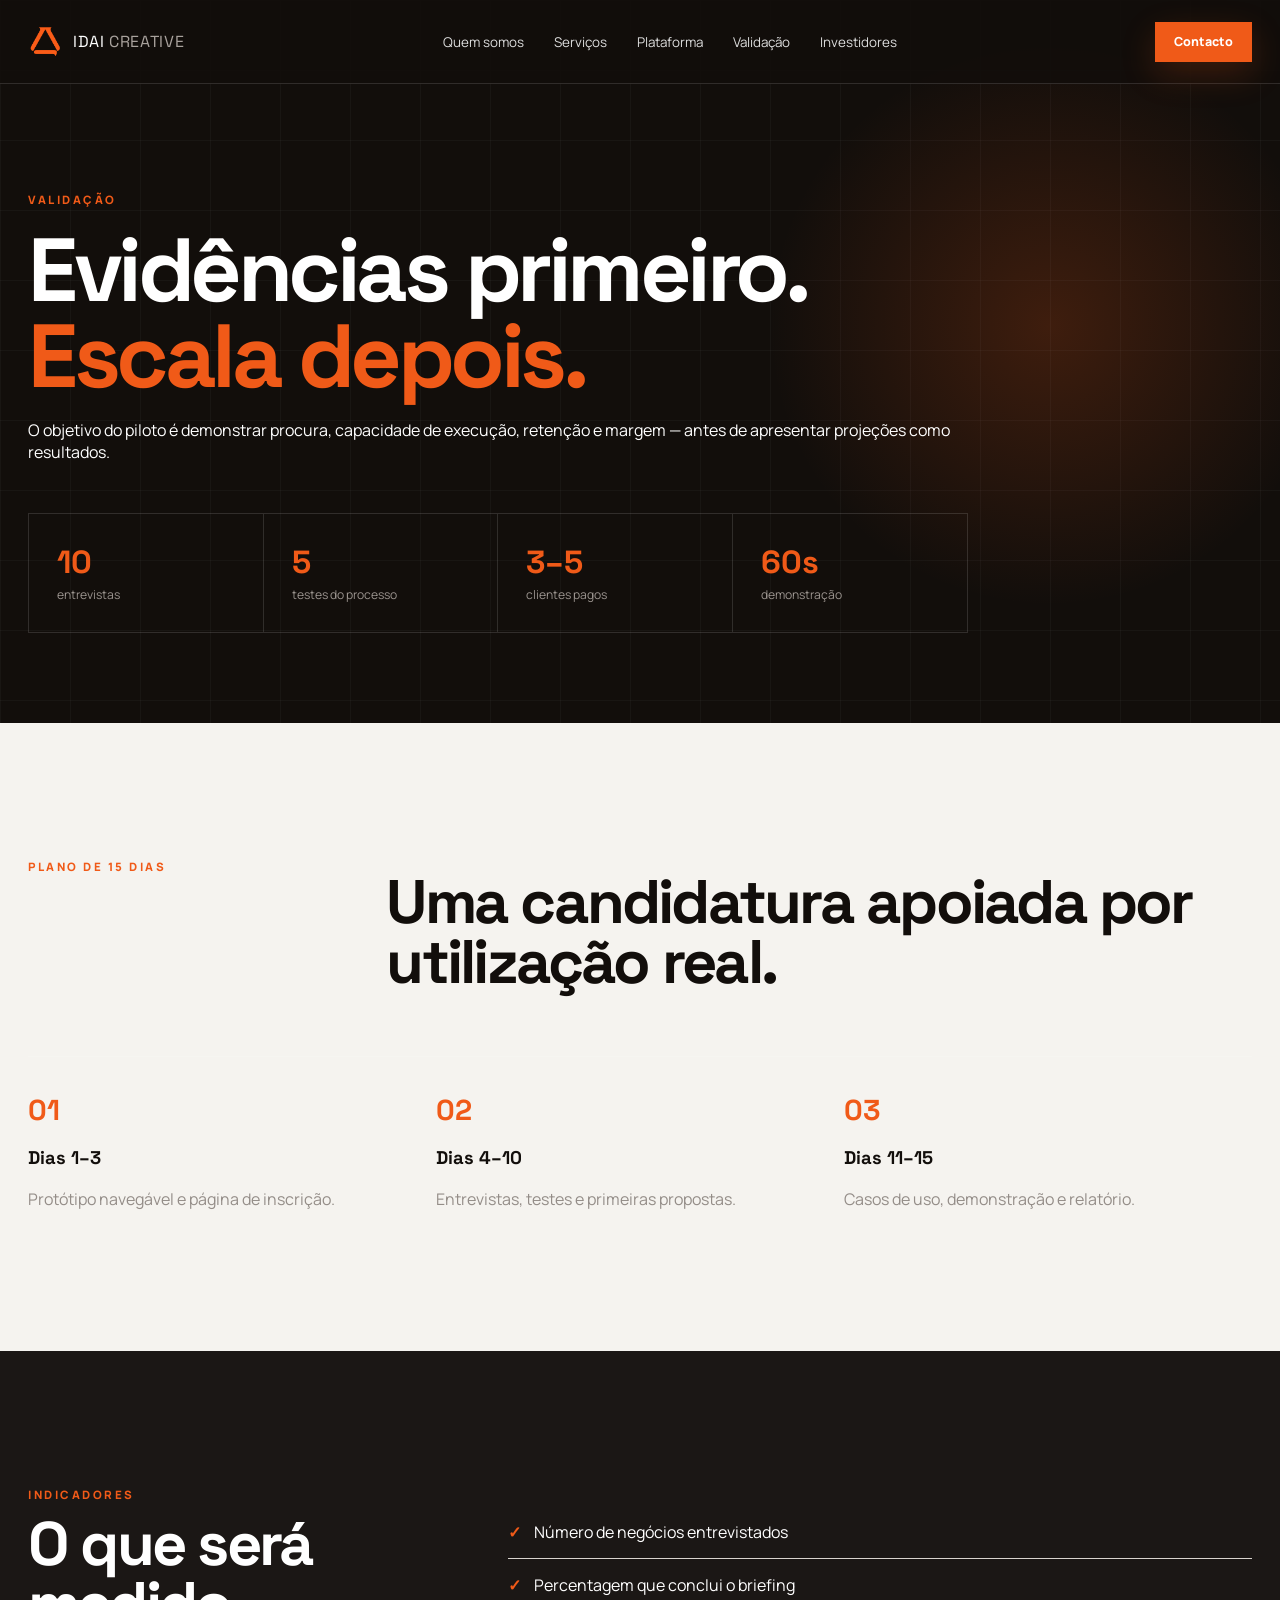
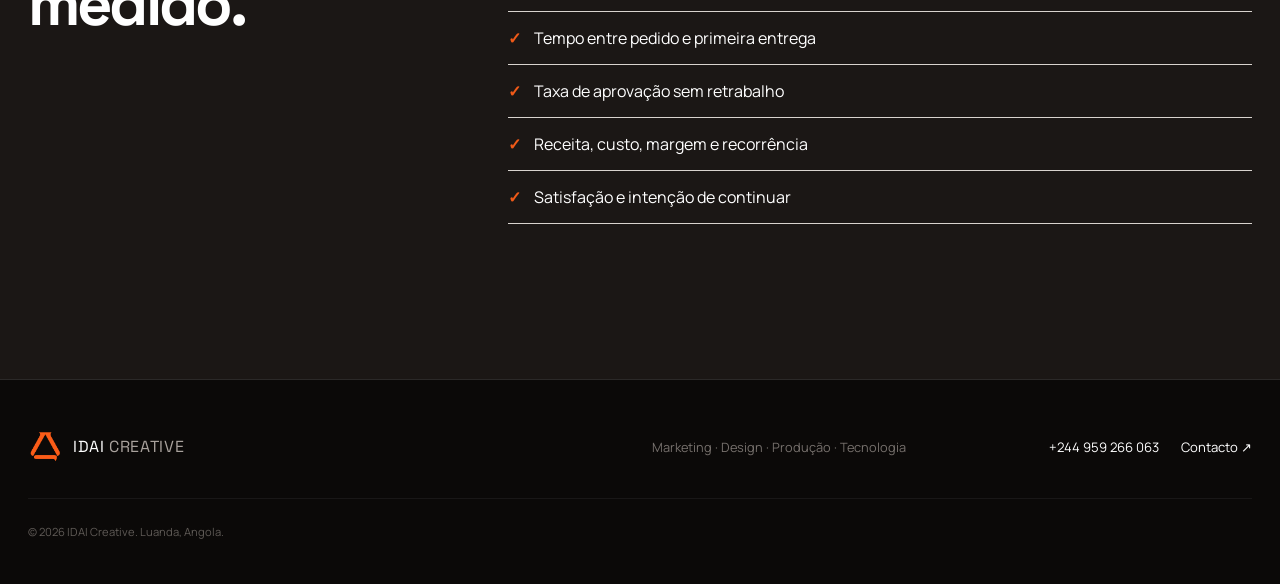
<file: validacao.html>
<!doctype html><html lang="pt-AO"><head><meta charset="utf-8"><meta name="viewport" content="width=device-width,initial-scale=1"><title>Validação — IDAI Creative</title><meta name="description" content="Plano de validação e métricas do MVP IDAI Negócio."><link rel="icon" href="assets/idai-triangle.png"><link rel="preconnect" href="https://fonts.googleapis.com"><link rel="preconnect" href="https://fonts.gstatic.com" crossorigin><link href="https://fonts.googleapis.com/css2?family=Manrope:wght@400;500;600;700;800&family=Space+Grotesk:wght@500;600;700&display=swap" rel="stylesheet"><link rel="stylesheet" href="styles.css"><link rel="stylesheet" href="pages.css"></head><body>
<header class="site-header page-nav"><a class="brand" href="index.html"><img src="assets/idai-triangle.png" alt=""><span>IDAI <strong>CREATIVE</strong></span></a><nav><a href="sobre.html">Quem somos</a><a href="servicos.html">Serviços</a><a href="plataforma.html">Plataforma</a><a href="validacao.html">Validação</a><a href="investidores.html">Investidores</a></nav><div class="header-actions"><a class="button button-small" href="contacto.html">Contacto</a></div><button class="menu-toggle" aria-label="Abrir menu"><span></span><span></span></button></header>
<main><section class="page-hero"><div class="reveal"><p class="eyebrow">VALIDAÇÃO</p><h1>Evidências primeiro. <em>Escala depois.</em></h1><p>O objetivo do piloto é demonstrar procura, capacidade de execução, retenção e margem — antes de apresentar projeções como resultados.</p><div class="kpi-strip"><div><b>10</b><span>entrevistas</span></div><div><b>5</b><span>testes do processo</span></div><div><b>3–5</b><span>clientes pagos</span></div><div><b>60s</b><span>demonstração</span></div></div></div></section><section class="section"><div class="section-heading"><p class="eyebrow">PLANO DE 15 DIAS</p><h2>Uma candidatura apoiada por utilização real.</h2></div><div class="roadmap"><div><span>01</span><h3>Dias 1–3</h3><p>Protótipo navegável e página de inscrição.</p></div><div><span>02</span><h3>Dias 4–10</h3><p>Entrevistas, testes e primeiras propostas.</p></div><div><span>03</span><h3>Dias 11–15</h3><p>Casos de uso, demonstração e relatório.</p></div></div></section><section class="section section-dark"><div class="content-grid"><div><p class="eyebrow">INDICADORES</p><h2>O que será medido.</h2></div><ul class="checklist"><li>Número de negócios entrevistados</li><li>Percentagem que conclui o briefing</li><li>Tempo entre pedido e primeira entrega</li><li>Taxa de aprovação sem retrabalho</li><li>Receita, custo, margem e recorrência</li><li>Satisfação e intenção de continuar</li></ul></div></section></main><footer><a class="brand" href="index.html"><img src="assets/idai-triangle.png" alt=""><span>IDAI <strong>CREATIVE</strong></span></a><p>Marketing · Design · Produção · Tecnologia</p><div><a href="tel:+244959266063">+244 959 266 063</a><a href="contacto.html">Contacto ↗</a></div><small>© <span id="year"></span> IDAI Creative. Luanda, Angola.</small></footer><script src="script.js"></script></body></html>
</file>
<file: styles.css>
:root{--orange:#f05a18;--orange2:#ff7438;--ink:#120e0b;--coal:#1b1715;--paper:#f5f3ef;--white:#fff;--muted:#a9a29d;--line:rgba(255,255,255,.13);--max:1240px}*{box-sizing:border-box}html{scroll-behavior:smooth}body{margin:0;background:var(--ink);color:var(--white);font-family:Manrope,Arial,sans-serif;overflow-x:hidden}body.loading{overflow:hidden}a{color:inherit;text-decoration:none}button{font:inherit}.loader{position:fixed;inset:0;z-index:1000;display:grid;place-items:center;background:#090706;transition:opacity .75s ease,visibility .75s}.loader.hidden{opacity:0;visibility:hidden}.loader-logo{width:110px;filter:drop-shadow(0 0 0 transparent);animation:pulse 1.6s ease-in-out both}.loader-glow{position:absolute;width:2px;height:2px;border-radius:50%;box-shadow:0 0 160px 95px rgba(240,90,24,.68);animation:lightup 1.6s ease-out both}.loader p{position:absolute;margin-top:190px;letter-spacing:.45em;font-size:.72rem;font-weight:800;opacity:0;animation:copyin .5s 1s forwards}@keyframes pulse{0%{opacity:0;transform:scale(.78) rotate(-7deg);filter:drop-shadow(0 0 0 rgba(240,90,24,0))}55%{opacity:1;transform:scale(1.07);filter:drop-shadow(0 0 24px rgba(240,90,24,.95))}100%{transform:scale(1);filter:drop-shadow(0 0 10px rgba(240,90,24,.25))}}@keyframes lightup{0%{opacity:0}45%{opacity:1}100%{opacity:.25;box-shadow:0 0 260px 140px rgba(240,90,24,.22)}}@keyframes copyin{to{opacity:.8}}.site-header{height:84px;position:fixed;z-index:50;top:0;left:0;right:0;display:flex;align-items:center;justify-content:space-between;padding:0 max(28px,calc((100vw - var(--max))/2));border-bottom:1px solid transparent;transition:.3s;background:linear-gradient(to bottom,rgba(18,14,11,.8),transparent)}.site-header.scrolled{height:70px;background:rgba(18,14,11,.92);backdrop-filter:blur(18px);border-color:var(--line)}.brand{display:flex;align-items:center;gap:11px;font-family:'Space Grotesk';letter-spacing:.04em}.brand img{width:34px;height:34px;object-fit:contain}.brand strong{font-weight:400;color:var(--muted)}nav{display:flex;gap:30px}nav a{font-size:.84rem;color:#ddd;transition:.2s}nav a:hover{color:var(--orange)}.header-actions{display:flex;align-items:center;gap:18px}.lang-switch{border:0;background:transparent;color:#aaa;cursor:pointer;font-size:.75rem;letter-spacing:.08em}.lang-switch span{color:#fff;font-weight:800}.button{display:inline-flex;align-items:center;justify-content:center;min-height:52px;padding:0 25px;border:1px solid var(--orange);background:var(--orange);color:#fff;font-weight:800;font-size:.88rem;transition:.25s;box-shadow:0 12px 35px rgba(240,90,24,.2)}.button:hover{background:#ff6a28;transform:translateY(-2px);box-shadow:0 16px 45px rgba(240,90,24,.3)}.button-small{min-height:40px;padding:0 18px;font-size:.78rem}.menu-toggle{display:none;background:none;border:0}.hero{position:relative;min-height:900px;height:100svh;padding:180px max(28px,calc((100vw - var(--max))/2)) 56px;display:grid;grid-template-columns:1.35fr .65fr;grid-template-rows:1fr auto;overflow:hidden}.hero:after{content:"";position:absolute;inset:0;background:radial-gradient(circle at 78% 42%,rgba(240,90,24,.16),transparent 23%),linear-gradient(110deg,transparent 56%,rgba(240,90,24,.04));pointer-events:none}.hero-grid{position:absolute;inset:0;background-image:linear-gradient(rgba(255,255,255,.035) 1px,transparent 1px),linear-gradient(90deg,rgba(255,255,255,.035) 1px,transparent 1px);background-size:70px 70px;mask-image:linear-gradient(to bottom,black,transparent 85%)}.hero-orbit{position:absolute;right:8%;top:23%;width:390px;height:390px;border:1px solid rgba(240,90,24,.25);border-radius:50%;display:grid;place-items:center}.hero-orbit:before,.hero-orbit:after{content:"";position:absolute;border:1px solid rgba(255,255,255,.07);border-radius:50%}.hero-orbit:before{inset:52px}.hero-orbit:after{inset:-62px}.hero-orbit img{width:128px;filter:drop-shadow(0 0 25px rgba(240,90,24,.35));animation:float 5s ease-in-out infinite}@keyframes float{50%{transform:translateY(-14px)}}.hero-copy{position:relative;z-index:2;align-self:center;max-width:810px}.eyebrow{font-size:.72rem;font-weight:800;letter-spacing:.22em;color:var(--orange);text-transform:uppercase}.hero h1,.section h2{font-family:'Space Grotesk';letter-spacing:-.045em;line-height:.98;margin:24px 0}.hero h1{font-size:clamp(3.4rem,6.6vw,6.25rem)}em{font-style:normal;color:var(--orange)}.hero-lead{font-size:clamp(1.04rem,1.6vw,1.3rem);line-height:1.65;max-width:690px;color:#c4bfbb}.hero-actions{display:flex;align-items:center;gap:28px;margin-top:42px}.text-link{font-size:.86rem;font-weight:700;border-bottom:1px solid rgba(255,255,255,.3);padding-bottom:7px}.text-link span{color:var(--orange)}.hero-proof{grid-column:1/-1;position:relative;z-index:3;border-top:1px solid var(--line);display:grid;grid-template-columns:.7fr 1.5fr .8fr;padding-top:25px}.hero-proof div{display:grid;grid-template-columns:auto 1fr;column-gap:15px;padding-right:30px}.hero-proof strong{font-family:'Space Grotesk';font-size:1.8rem;color:var(--orange);grid-row:1/3}.hero-proof span{font-size:.68rem;text-transform:uppercase;letter-spacing:.12em;color:#827c78}.hero-proof b{font-size:.85rem;margin-top:4px}.section{position:relative;padding:125px max(28px,calc((100vw - var(--max))/2));background:var(--paper);color:var(--ink)}.section-number{position:absolute;top:34px;right:max(28px,calc((100vw - var(--max))/2));font:700 .72rem 'Space Grotesk';color:var(--orange)}.section-heading{display:grid;grid-template-columns:.55fr 1.45fr;align-items:start;gap:30px}.section h2{font-size:clamp(2.4rem,4.8vw,5rem);max-width:930px}.problem-list{display:grid;grid-template-columns:repeat(4,1fr);margin-top:78px;border-top:1px solid #ccc;border-bottom:1px solid #ccc}.problem-list article{padding:28px 25px 34px;border-right:1px solid #ccc}.problem-list article:last-child{border:0}.problem-list span,.comparison span{font-size:.65rem;text-transform:uppercase;letter-spacing:.15em;color:var(--orange);font-weight:800}.problem-list h3{font:700 1.15rem 'Space Grotesk';margin:45px 0 12px}.problem-list p{font-size:.86rem;line-height:1.6;color:#69625e}.section-dark{background:var(--coal);color:#fff}.solution{display:grid;grid-template-columns:.85fr 1.15fr;gap:80px;min-height:720px;align-items:center}.solution-copy>p:last-child,.platform-copy>p:last-child,.investment-copy>p:last-child{color:#b6afaa;line-height:1.8;max-width:600px}.solution-diagram{height:480px;position:relative;border:1px solid var(--line);background:radial-gradient(circle,rgba(240,90,24,.12),transparent 53%)}.core{position:absolute;left:50%;top:50%;transform:translate(-50%,-50%);width:160px;height:160px;border-radius:50%;background:#120e0b;border:1px solid rgba(240,90,24,.5);display:flex;flex-direction:column;align-items:center;justify-content:center;box-shadow:0 0 80px rgba(240,90,24,.16)}.core img{width:55px}.core strong{margin-top:10px}.core span{font-size:.72rem;color:#999}.satellite{position:absolute;width:180px;padding:17px;background:#24201e;border-left:3px solid var(--orange)}.satellite b,.satellite small{display:block}.satellite small{margin-top:5px;color:#938c87}.s1{left:7%;top:10%}.s2{right:5%;top:19%}.s3{right:16%;bottom:8%}.services{background:#e9e6e1}.service-grid{display:grid;grid-template-columns:repeat(2,1fr);gap:1px;background:#cbc6c1;margin-top:65px;border:1px solid #cbc6c1}.service-card{background:var(--paper);padding:42px;min-height:255px;transition:.3s}.service-card:hover{background:#fff;transform:translateY(-4px)}.service-card span{font:700 2.8rem 'Space Grotesk';color:var(--orange)}.service-card h3{font:700 1.45rem 'Space Grotesk';margin:28px 0 12px}.service-card p{color:#6e6762;line-height:1.7;max-width:480px}.section-orange{background:var(--orange);color:#fff}.section-orange .eyebrow{color:#2a0e02}.platform{display:grid;grid-template-columns:.8fr 1.2fr;gap:70px}.platform-copy>p:last-child{color:#ffe1d3}.flow{grid-column:1/-1;display:grid;grid-template-columns:repeat(7,1fr);margin-top:50px}.flow-step{color:#fff;background:transparent;border:0;border-top:1px solid rgba(255,255,255,.4);padding:22px 5px;text-align:left;cursor:pointer}.flow-step b,.flow-step span{display:block}.flow-step b{font:700 1.6rem 'Space Grotesk';opacity:.5}.flow-step span{font-size:.72rem;margin-top:7px}.flow-step.active{border-top:4px solid #fff}.flow-step.active b{opacity:1}.demo-card{grid-column:1/-1;display:grid;grid-template-columns:80px 1fr;min-height:470px;background:#15110f;color:#fff;box-shadow:0 40px 90px rgba(50,12,0,.25)}.demo-sidebar{border-right:1px solid var(--line);padding:24px;display:flex;flex-direction:column;align-items:center;gap:24px}.demo-sidebar img{width:34px}.demo-sidebar i{display:block;width:25px;height:5px;background:#3a3430}.demo-sidebar i:nth-child(2){background:var(--orange)}.demo-main{padding:38px}.demo-top{display:flex;justify-content:space-between;color:#888}.demo-top b{color:#fff}.demo-status{margin-top:58px;padding:32px;background:#201b18}.demo-status small,.demo-panels small{color:#999}.demo-status h3{font:700 1.65rem 'Space Grotesk';margin:12px 0 28px}.demo-status div{display:flex;justify-content:space-between;margin-bottom:12px}.demo-status div span{color:var(--orange)}progress{width:100%;height:6px;accent-color:var(--orange)}.demo-panels{display:grid;grid-template-columns:repeat(3,1fr);gap:14px;margin-top:14px}.demo-panels div{padding:25px;background:#201b18}.demo-panels b,.demo-panels small{display:block}.demo-panels b{font:700 1.35rem 'Space Grotesk';margin-top:13px}.comparison{display:grid;grid-template-columns:repeat(3,1fr);margin-top:70px}.comparison>div{min-height:250px;border:1px solid #d2cdc8;padding:35px;display:flex;flex-direction:column;justify-content:space-between}.comparison h3{font:600 1.6rem 'Space Grotesk';max-width:260px}.comparison .highlight{background:var(--ink);color:#fff;border-color:var(--ink);transform:translateY(-18px)}.validation{display:grid;grid-template-columns:1fr 1fr;gap:65px}.validation-grid{display:grid;grid-template-columns:1fr 1fr;gap:1px;background:#423b36}.validation-grid article{background:#211d1a;padding:30px}.validation-grid b,.validation-grid span{display:block}.validation-grid b{font:700 2.7rem 'Space Grotesk';color:var(--orange)}.validation-grid span{color:#b2aba5;font-size:.82rem;margin-top:8px}.roadmap{grid-column:1/-1;display:grid;grid-template-columns:repeat(3,1fr);margin-top:40px;border-top:1px solid var(--line)}.roadmap div{padding:35px 35px 0 0}.roadmap span{font:700 1.8rem 'Space Grotesk';color:var(--orange)}.roadmap small{font-size:.7rem}.roadmap h3{font:700 1.15rem 'Space Grotesk'}.roadmap p{color:#948d88}.investment{display:grid;grid-template-columns:1fr .9fr;gap:80px}.funds{align-self:center}.funds>div{display:grid;grid-template-columns:120px 1fr 50px;align-items:center;gap:15px;margin:21px 0;font-size:.75rem}.funds i{height:12px;background:#ded9d4;position:relative}.funds i:after{content:"";position:absolute;inset:0 auto 0 0;width:var(--w);background:var(--orange)}.funds b{color:var(--orange)}.cta{background:var(--orange);color:#fff;display:grid;grid-template-columns:120px 1fr auto;align-items:center;gap:50px;padding-top:90px;padding-bottom:90px}.cta-logo{width:105px;filter:brightness(0) invert(1)}.cta h2{font-size:clamp(2rem,4vw,4rem);margin-bottom:0}.cta .eyebrow{color:#3b1303}.button-light{background:#fff;border-color:#fff;color:var(--ink)}.button-light:hover{background:#120e0b;color:#fff;border-color:#120e0b}footer{padding:45px max(28px,calc((100vw - var(--max))/2));display:grid;grid-template-columns:1fr 1fr auto;align-items:center;gap:30px;border-top:1px solid var(--line);background:#0b0908}footer p{color:#76706c;text-align:center;font-size:.8rem}footer>div{display:flex;gap:22px;font-size:.82rem}footer small{grid-column:1/-1;color:#5f5a56;font-size:.7rem;padding-top:25px;border-top:1px solid rgba(255,255,255,.06)}.reveal{opacity:0;transform:translateY(26px);transition:opacity .75s ease,transform .75s ease}.reveal.visible{opacity:1;transform:none}@media(max-width:900px){nav,.header-actions .button{display:none}.menu-toggle{display:block;width:38px;height:38px}.menu-toggle span{display:block;width:24px;height:2px;background:#fff;margin:7px}.site-header.menu-open nav{display:flex;position:absolute;top:70px;left:0;right:0;flex-direction:column;padding:28px;background:#120e0b;border-bottom:1px solid var(--line)}.hero{min-height:820px;height:auto;grid-template-columns:1fr;padding-top:150px}.hero-orbit{opacity:.35;right:-180px}.hero-copy{max-width:680px}.hero-proof{grid-template-columns:1fr;gap:22px;margin-top:80px}.hero-proof div{border-bottom:1px solid var(--line);padding-bottom:15px}.section{padding-top:95px;padding-bottom:95px}.section-heading,.solution,.platform,.validation,.investment{grid-template-columns:1fr}.problem-list{grid-template-columns:1fr 1fr}.service-grid{grid-template-columns:1fr}.flow{grid-template-columns:repeat(4,1fr)}.comparison{grid-template-columns:1fr}.comparison .highlight{transform:none}.cta{grid-template-columns:80px 1fr}.cta .button{grid-column:2}.demo-card{min-height:420px}.footer{}footer{grid-template-columns:1fr}footer p{text-align:left}footer small{grid-column:1}}@media(max-width:560px){.site-header{height:70px;padding:0 20px}.brand span{font-size:.86rem}.lang-switch{display:block;margin-left:auto}.hero{padding:125px 20px 40px;min-height:780px}.hero h1{font-size:3.15rem}.hero-orbit{width:300px;height:300px;top:31%;right:-170px}.hero-actions{align-items:flex-start;flex-direction:column}.hero-proof{margin-top:55px}.section{padding-left:20px;padding-right:20px}.section h2{font-size:2.55rem}.section-heading{grid-template-columns:1fr;gap:4px}.problem-list{grid-template-columns:1fr}.problem-list article{border-right:0;border-bottom:1px solid #ccc}.solution-diagram{height:430px}.satellite{width:145px;padding:12px}.s1{left:3%}.s2{right:3%}.s3{right:4%}.service-card{padding:30px}.flow{grid-template-columns:repeat(2,1fr)}.demo-card{grid-template-columns:50px 1fr}.demo-sidebar{padding:16px 8px}.demo-main{padding:22px 16px}.demo-panels{grid-template-columns:1fr}.validation-grid,.roadmap{grid-template-columns:1fr}.funds>div{grid-template-columns:92px 1fr 42px}.cta{grid-template-columns:1fr;text-align:center}.cta-logo{margin:auto}.cta .button{grid-column:1}.hero-proof b{font-size:.75rem}footer{padding:40px 20px}}
</file>
<file: cursor.css>
a,button,[role=button],select{cursor:url("data:image/svg+xml,%3Csvg xmlns='http://www.w3.org/2000/svg' width='28' height='28' viewBox='0 0 28 28'%3E%3Cpath d='M14 3 25 23H3L14 3Z' fill='%23f05a18' stroke='white' stroke-width='1.5'/%3E%3C/svg%3E") 14 14,pointer}
</file>
<file: v21.css>
/* IDAI V2.1 — extensão visual para marcas e investimento */
.brands{overflow:hidden}.brands-intro{display:grid;grid-template-columns:1.2fr .55fr;gap:80px;align-items:end}.brands-intro>p{color:#aaa39e;line-height:1.8;padding-bottom:22px}.brand-gallery{display:grid;grid-template-columns:repeat(2,1fr);gap:1px;background:#332e2b;border:1px solid #332e2b;margin-top:68px}.brand-slot{position:relative;min-height:350px;padding:34px;background:#171310;overflow:hidden;display:flex;flex-direction:column;justify-content:flex-end;transition:.35s}.brand-slot:hover{background:#211a16}.brand-slot-mark{position:absolute;inset:0;display:grid;place-items:center;background:radial-gradient(circle,rgba(240,90,24,.14),transparent 52%)}.brand-slot-mark img{width:110px;opacity:.14;filter:grayscale(1);transition:.35s}.brand-slot:hover .brand-slot-mark img{opacity:.42;filter:none;transform:scale(1.08)}.brand-slot>span{position:relative;font-size:.62rem;letter-spacing:.18em;color:var(--orange)}.brand-slot h3{position:relative;font:700 1.55rem 'Space Grotesk';margin:13px 0 8px}.brand-slot small{position:relative;color:#817a75}.brand-slot-cta{justify-content:center;background:var(--orange);color:#fff}.brand-slot-cta>span{color:#431605}.brand-slot-cta h3{font-size:2rem;max-width:430px}.brand-slot-cta a{align-self:flex-start;border-bottom:1px solid #fff;padding-bottom:6px;margin-top:20px;font-size:.75rem;font-weight:800}.brands-note{font-size:.72rem;color:#736d68;margin-top:20px}.investment{grid-template-columns:.8fr 1.2fr}.investment-tracker{align-self:center;background:#16120f;color:#fff;padding:38px;box-shadow:0 35px 80px rgba(41,25,15,.16)}.tracker-top{display:flex;justify-content:space-between;color:#98918c;font-size:.64rem;letter-spacing:.18em}.tracker-top b{color:var(--orange);font:700 1.4rem 'Space Grotesk';letter-spacing:0}.tracker-value{margin-top:38px}.tracker-value strong{display:block;font:700 clamp(2.7rem,4vw,4.7rem) 'Space Grotesk';letter-spacing:-.05em;color:var(--orange)}.tracker-value small{color:#817b77}.tracker-value small b{color:#fff}.tracker-bar{height:14px;background:#37312e;margin:36px 0;overflow:hidden}.tracker-bar i{display:block;height:100%;width:0;background:linear-gradient(90deg,var(--orange),#ff915d);box-shadow:0 0 24px rgba(240,90,24,.55)}.tracker-meta{display:grid;grid-template-columns:repeat(3,1fr);gap:1px;background:#38322f}.tracker-meta>span{display:block;background:#201b18;padding:18px}.tracker-meta small,.tracker-meta b{display:block}.tracker-meta small{font-size:.56rem;letter-spacing:.12em;color:#777}.tracker-meta b{font:600 .9rem 'Space Grotesk';margin-top:9px}.tracker-button{width:100%;margin-top:22px}.investment-use{grid-column:1/-1;border-top:1px solid #d1cbc5;padding-top:28px}.investment-use>span{font-size:.62rem;letter-spacing:.18em;color:#888}.investment-use>div{display:flex;flex-wrap:wrap;gap:10px;margin-top:18px}.investment-use b{font-size:.72rem;border:1px solid #ccc4bd;padding:10px 15px;font-weight:600}@media(max-width:900px){.brands-intro{grid-template-columns:1fr}.brand-gallery{grid-template-columns:1fr}.tracker-meta{grid-template-columns:1fr}}@media(max-width:560px){.brand-slot{min-height:285px}.investment-tracker{padding:25px 18px}.tracker-value strong{font-size:2.5rem}}
</file>
<file: portal.css>
:root{--orange:#f05a18;--orange2:#ff7b3f;--ink:#0b0908;--coal:#171310;--panel:#211b18;--paper:#f4f1ec;--muted:#a89f98;--line:rgba(255,255,255,.12);--green:#36d27d}*{box-sizing:border-box}html{scroll-behavior:smooth}body{margin:0;background:var(--ink);color:#fff;font-family:Inter,Arial,sans-serif}a{color:inherit;text-decoration:none}button,input,select,textarea{font:inherit}a,button,[role=button],label[for],select{cursor:url("data:image/svg+xml,%3Csvg xmlns='http://www.w3.org/2000/svg' width='28' height='28' viewBox='0 0 28 28'%3E%3Cpath d='M14 3 25 23H3L14 3Z' fill='%23f05a18' stroke='white' stroke-width='1.5'/%3E%3C/svg%3E") 14 14,pointer}.page-loader{position:fixed;inset:0;z-index:999;background:#080605;display:grid;place-items:center;transition:.6s}.page-loader.hide{opacity:0;visibility:hidden}.page-loader img{width:86px;filter:drop-shadow(0 0 24px var(--orange));animation:tri 1.2s ease-in-out infinite alternate}@keyframes tri{to{transform:scale(1.1);filter:drop-shadow(0 0 52px var(--orange))}}.topbar{position:sticky;top:0;z-index:30;height:74px;padding:0 max(24px,calc((100vw - 1220px)/2));display:flex;align-items:center;justify-content:space-between;background:rgba(11,9,8,.84);backdrop-filter:blur(18px);border-bottom:1px solid var(--line)}.brand{display:flex;align-items:center;gap:10px;font-weight:800;letter-spacing:.05em}.brand img{width:34px;height:34px;object-fit:contain}.brand span span{color:var(--muted);font-weight:400}.topnav{display:flex;align-items:center;gap:23px}.topnav a{font-size:.82rem;color:#ddd}.topnav a:hover,.topnav a.active{color:var(--orange)}.nav-cta{padding:11px 16px;background:var(--orange);font-weight:800!important;color:#fff!important}.hamb{display:none;background:none;border:0;color:#fff;font-size:1.4rem}.shell{width:min(1220px,calc(100% - 42px));margin:auto}.page-hero{min-height:430px;padding:110px 0 70px;position:relative;overflow:hidden}.page-hero:after,.ambient{content:"";position:absolute;width:420px;height:420px;border-radius:50%;background:var(--orange);filter:blur(125px);opacity:.16;right:-80px;top:-80px;pointer-events:none}.eyebrow{font-size:.7rem;letter-spacing:.2em;color:var(--orange);font-weight:900;text-transform:uppercase}.page-hero h1{font-family:Poppins,Inter,sans-serif;font-size:clamp(2.8rem,6vw,5.7rem);line-height:.97;letter-spacing:-.05em;margin:22px 0;max-width:970px}.page-hero p{color:#b9b1ab;line-height:1.75;max-width:700px;font-size:1.05rem}.section{padding:82px 0}.section.light{background:var(--paper);color:#17110e}.section h2{font-family:Poppins,sans-serif;font-size:clamp(2rem,4vw,3.6rem);line-height:1.05;letter-spacing:-.04em;margin:12px 0 36px}.grid{display:grid;gap:18px}.grid-3{grid-template-columns:repeat(3,1fr)}.grid-2{grid-template-columns:repeat(2,1fr)}.card{background:var(--panel);border:1px solid var(--line);padding:28px;position:relative;overflow:hidden}.light .card{background:#fff;border-color:#ddd}.card h3{font-family:Poppins,sans-serif;margin:8px 0 12px}.card p,.card li{color:var(--muted);line-height:1.65}.light .card p,.light .card li{color:#6e655f}.price{font:800 2.1rem Poppins;color:var(--orange);margin:18px 0}.price small{font-size:.72rem;color:var(--muted)}.badge{display:inline-block;padding:7px 10px;border:1px solid rgba(240,90,24,.4);color:var(--orange);font-size:.66rem;letter-spacing:.12em;text-transform:uppercase}.featured{border-color:var(--orange);box-shadow:0 24px 70px rgba(240,90,24,.12)}.btn{border:1px solid var(--orange);background:var(--orange);color:#fff;min-height:48px;padding:0 20px;display:inline-flex;align-items:center;justify-content:center;font-weight:800}.btn.secondary{background:transparent}.btn:hover{transform:translateY(-2px);box-shadow:0 12px 34px rgba(240,90,24,.25)}.form-card{background:#15110f;border:1px solid var(--line);padding:34px}.form-grid{display:grid;grid-template-columns:1fr 1fr;gap:18px}.field{display:flex;flex-direction:column;gap:8px}.field.full{grid-column:1/-1}.field label{font-size:.75rem;color:#c4bbb5;font-weight:700}.field input,.field select,.field textarea{width:100%;background:#0d0a09;border:1px solid #3b322d;color:#fff;padding:14px;outline:none}.field input:focus,.field select:focus,.field textarea:focus{border-color:var(--orange);box-shadow:0 0 0 3px rgba(240,90,24,.12)}.field textarea{min-height:120px;resize:vertical}.result{margin-top:24px;padding:28px;background:linear-gradient(145deg,#23150f,#15110f);border-left:4px solid var(--orange);display:none}.result.show{display:block}.result h3{font:800 1.5rem Poppins}.result-section{padding:15px 0;border-top:1px solid var(--line)}.result-section b{color:var(--orange)}.socials{display:flex;gap:12px;flex-wrap:wrap}.socials a{border:1px solid var(--line);padding:12px 16px}.team-card img,.avatar{width:100%;aspect-ratio:4/3;object-fit:cover;background:linear-gradient(135deg,#1c1613,#3a2117)}.placeholder{display:grid;place-items:center;font:800 3rem Poppins;color:rgba(255,255,255,.14)}.footer{padding:44px 0;border-top:1px solid var(--line);color:#817971}.footer-row{display:flex;justify-content:space-between;gap:25px;align-items:center}.login-wrap{min-height:100vh;display:grid;place-items:center;padding:30px;background:radial-gradient(circle at 70% 20%,rgba(240,90,24,.18),transparent 30%),#0b0908}.login-box{width:min(480px,100%);padding:38px;background:rgba(28,22,19,.92);border:1px solid var(--line);box-shadow:0 40px 100px #000}.login-box .brand{margin-bottom:35px}.login-box h1{font:800 2.4rem Poppins;margin-bottom:8px}.login-box>p{color:var(--muted);line-height:1.6}.login-box .field{margin:16px 0}.login-note{margin-top:22px;padding:14px;background:rgba(240,90,24,.08);color:#c8bbb3;font-size:.75rem;line-height:1.6}.dashboard{display:grid;grid-template-columns:255px 1fr;min-height:100vh}.sidebar{position:sticky;top:0;height:100vh;padding:28px 20px;background:#0f0c0b;border-right:1px solid var(--line)}.sidebar .brand{margin-bottom:44px}.userbox{padding:15px;background:var(--panel);margin-bottom:22px}.userbox b,.userbox span{display:block}.userbox span{color:var(--muted);font-size:.74rem;margin-top:5px}.side-nav{display:flex;flex-direction:column;gap:7px}.side-nav button{border:0;background:transparent;color:#aaa;text-align:left;padding:13px 14px}.side-nav button.active,.side-nav button:hover{background:var(--orange);color:#fff}.logout{position:absolute;bottom:24px;left:20px;right:20px}.dash-main{padding:34px}.dash-head{display:flex;justify-content:space-between;align-items:center;margin-bottom:30px}.dash-head h1{font:800 2rem Poppins;margin:0}.role{font-size:.7rem;color:var(--orange);text-transform:uppercase;letter-spacing:.15em}.stats{display:grid;grid-template-columns:repeat(4,1fr);gap:14px}.stat{padding:22px;background:var(--panel);border:1px solid var(--line)}.stat span,.stat small{display:block;color:var(--muted)}.stat b{font:800 1.8rem Poppins;display:block;margin:8px 0}.up{color:var(--green)!important}.dash-grid{display:grid;grid-template-columns:1.15fr .85fr;gap:18px;margin-top:18px}.panel{background:var(--panel);border:1px solid var(--line);padding:25px}.panel h2{font:700 1.1rem Poppins;margin:0 0 22px}.progress-row{margin:20px 0}.progress-row div{display:flex;justify-content:space-between;font-size:.8rem;margin-bottom:9px}.bar{height:7px;background:#352e2a}.bar i{display:block;height:100%;background:var(--orange)}.goal{display:flex;align-items:flex-start;gap:12px;padding:13px 0;border-top:1px solid var(--line)}.tick{width:22px;height:22px;border:2px solid #5b504a;border-radius:50%;display:grid;place-items:center;flex:0 0 auto}.goal.done .tick{background:#298bff;border-color:#298bff}.goal.done .tick:after{content:'✓';font-weight:900;font-size:.75rem}.goal small{display:block;color:var(--muted);margin-top:4px}.countdown{font:800 2.7rem Poppins;color:var(--orange)}.tab-panel{display:none}.tab-panel.active{display:block}.table{width:100%;border-collapse:collapse;font-size:.8rem}.table th,.table td{text-align:left;padding:13px;border-bottom:1px solid var(--line)}.table th{color:var(--muted)}.editable{border-bottom:1px dashed var(--orange)}@media(max-width:900px){.topnav{display:none;position:absolute;top:74px;left:0;right:0;padding:24px;background:#0b0908;flex-direction:column;align-items:flex-start}.topnav.open{display:flex}.hamb{display:block}.grid-3,.grid-2,.stats,.dash-grid{grid-template-columns:1fr 1fr}.dashboard{grid-template-columns:1fr}.sidebar{position:relative;height:auto}.side-nav{flex-direction:row;overflow:auto}.logout{position:static;margin-top:16px}.dash-main{padding:22px}}@media(max-width:600px){.shell{width:min(100% - 28px,1220px)}.page-hero{padding-top:85px}.page-hero h1{font-size:2.8rem}.form-grid,.grid-3,.grid-2,.stats,.dash-grid{grid-template-columns:1fr}.field.full{grid-column:auto}.footer-row{align-items:flex-start;flex-direction:column}.dash-head{align-items:flex-start;flex-direction:column;gap:12px}}
</file>
<file: portal-v21.css>
.form-message{min-height:18px;margin:9px 0;font-size:.78rem}.form-message.error{color:#ff7b5d}.auth-divider{display:flex;align-items:center;gap:12px;color:#746c67;font-size:.6rem;letter-spacing:.14em;margin:22px 0}.auth-divider:before,.auth-divider:after{content:"";height:1px;flex:1;background:var(--line)}.auth-register{width:100%}.register-wrap{min-height:100vh;display:grid;grid-template-columns:.75fr 1.25fr;background:radial-gradient(circle at 12% 15%,rgba(240,90,24,.2),transparent 28%),#0b0908}.register-intro{padding:70px max(45px,6vw);display:flex;flex-direction:column;justify-content:center;border-right:1px solid var(--line)}.register-intro .brand{margin-bottom:70px}.register-intro h1{font:800 clamp(2.7rem,5vw,5.2rem)/1 Poppins;margin:25px 0;letter-spacing:-.05em}.register-intro>p{color:var(--muted);line-height:1.75;max-width:560px}.register-steps{list-style:none;padding:0;margin:38px 0}.register-steps li{display:flex;align-items:center;gap:17px;padding:15px 0;border-top:1px solid var(--line)}.register-steps b{color:var(--orange);font:800 1.15rem Poppins}.register-steps span{font-size:.84rem}.prototype-warning{font-size:.72rem!important;border-left:3px solid var(--orange);padding-left:14px}.register-card{padding:70px max(38px,6vw);display:flex;align-items:center}.register-card>div{width:100%;max-width:850px}.register-card h2{font:800 2rem Poppins;margin:13px 0 30px}.field label small{color:#716b67;font-weight:400}.check-field{display:flex;gap:12px;align-items:flex-start;color:#aaa19b;line-height:1.5;font-size:.76rem}.check-field input{accent-color:var(--orange);width:18px;height:18px;flex:0 0 auto}.auth-back{text-align:center;color:var(--muted);font-size:.78rem;margin-top:22px}.auth-back a{color:var(--orange);font-weight:700}.registration-success{text-align:center;background:#15110f;border:1px solid var(--line);padding:55px;box-shadow:0 35px 100px #000}.registration-success[hidden]{display:none}.success-icon{width:74px;height:74px;border-radius:50%;display:grid;place-items:center;background:#238e60;color:#fff;font-size:2rem;margin:0 auto 28px}.registration-success p{color:var(--muted);line-height:1.7;max-width:590px;margin:0 auto}.registration-reference{display:flex;flex-direction:column;gap:8px;margin:30px auto;padding:18px;background:#211b18;max-width:330px}.registration-reference small{font-size:.58rem;letter-spacing:.17em;color:#777}.registration-reference b{font:800 1.3rem Poppins;color:var(--orange)}.success-actions{display:flex;justify-content:center;gap:12px;flex-wrap:wrap}.admin-heading{display:flex;justify-content:space-between;gap:25px;align-items:flex-start}.admin-heading p{color:var(--muted);margin-top:-10px}.request-counter{padding:9px 13px;border:1px solid rgba(240,90,24,.45);color:var(--orange);font-size:.7rem;white-space:nowrap}.company-requests{display:grid;gap:14px;margin-top:25px}.empty-state{border:1px dashed #49403b;padding:35px;text-align:center;color:#817971}.company-request{border:1px solid var(--line);background:#171310;padding:22px}.request-main h3{font:700 1.25rem Poppins;margin:12px 0 6px}.request-main p{color:var(--muted);font-size:.75rem;margin:0}.status-badge{display:inline-block;font-size:.58rem;letter-spacing:.12em;text-transform:uppercase;padding:7px 9px;border:1px solid #7a623c;color:#e5ae59}.status-badge.approved{border-color:#2a875e;color:#58d499}.status-badge.rejected{border-color:#8c4138;color:#ff8273}.request-details{display:grid;grid-template-columns:repeat(4,1fr);gap:1px;background:#332c28;margin:20px 0}.request-details span{background:#201b18;padding:13px}.request-details small,.request-details b{display:block}.request-details small{color:#756e69;font-size:.53rem;letter-spacing:.12em}.request-details b{font-size:.72rem;margin-top:7px}.company-request details{border-top:1px solid var(--line);border-bottom:1px solid var(--line);padding:13px 0}.company-request summary{color:var(--orange);font-size:.72rem;cursor:pointer}.request-brief{color:var(--muted);font-size:.75rem;line-height:1.6}.request-actions{display:flex;gap:10px;margin-top:18px}.request-actions .btn{min-height:40px;font-size:.72rem}.request-actions button:disabled{opacity:.35;cursor:not-allowed;transform:none;box-shadow:none}.admin-role-panel{margin-top:18px}@media(max-width:980px){.register-wrap{grid-template-columns:1fr}.register-intro{border-right:0;border-bottom:1px solid var(--line);padding-top:45px;padding-bottom:45px}.register-intro .brand{margin-bottom:45px}.register-card{padding-top:50px}.request-details{grid-template-columns:1fr 1fr}}@media(max-width:600px){.register-intro,.register-card{padding-left:20px;padding-right:20px}.register-intro h1{font-size:2.8rem}.registration-success{padding:35px 20px}.request-details{grid-template-columns:1fr}.request-actions{flex-direction:column}.admin-heading{flex-direction:column}.company-request{padding:17px}}
</file>
<file: pages.css>
.page-hero{min-height:620px;padding:180px max(28px,calc((100vw - 1240px)/2)) 90px;position:relative;display:flex;align-items:flex-end;overflow:hidden;background:radial-gradient(circle at 82% 45%,rgba(240,90,24,.2),transparent 25%),#120e0b}.page-hero:before{content:"";position:absolute;inset:0;background-image:linear-gradient(rgba(255,255,255,.03) 1px,transparent 1px),linear-gradient(90deg,rgba(255,255,255,.03) 1px,transparent 1px);background-size:70px 70px}.page-hero>div{position:relative;z-index:1;max-width:940px}.page-hero h1{font:700 clamp(3.2rem,7vw,6.5rem)/.96 'Space Grotesk';letter-spacing:-.05em;margin:20px 0}.page-hero p:last-child{max-width:720px;color:#bbb4af;font-size:1.1rem;line-height:1.75}.content-grid{display:grid;grid-template-columns:.7fr 1.3fr;gap:80px}.content-grid h2{margin-top:0}.body-copy{font-size:1.04rem;line-height:1.85;color:#655e59}.body-copy strong{color:#120e0b}.feature-stack{display:grid;gap:1px;background:#d1ccc7;border:1px solid #d1ccc7}.feature-stack article{background:#fff;padding:32px}.feature-stack h3{font:700 1.25rem 'Space Grotesk';margin:0 0 10px}.feature-stack p{margin:0;color:#6e6762;line-height:1.7}.kpi-strip{display:grid;grid-template-columns:repeat(4,1fr);border:1px solid rgba(255,255,255,.13);margin-top:50px}.kpi-strip div{padding:28px;border-right:1px solid rgba(255,255,255,.13)}.kpi-strip div:last-child{border:0}.kpi-strip b{display:block;font:700 2rem 'Space Grotesk';color:#f05a18}.kpi-strip span{font-size:.76rem;color:#9b948f}.contact-layout{display:grid;grid-template-columns:1fr 1fr;gap:70px}.contact-card{background:#fff;padding:42px;border-top:4px solid #f05a18;box-shadow:0 20px 50px rgba(0,0,0,.07)}.contact-card a{display:block;font:700 1.35rem 'Space Grotesk';margin:18px 0}.contact-card p{color:#6e6762;line-height:1.7}.checklist{list-style:none;padding:0;margin:30px 0}.checklist li{padding:15px 0;border-bottom:1px solid #d8d3ce}.checklist li:before{content:"✓";color:#f05a18;font-weight:800;margin-right:13px}.site-header.page-nav{background:rgba(18,14,11,.95);border-bottom:1px solid rgba(255,255,255,.13)}@media(max-width:900px){.content-grid,.contact-layout{grid-template-columns:1fr}.kpi-strip{grid-template-columns:1fr 1fr}.page-hero{min-height:560px}.page-hero h1{font-size:4.5rem}}@media(max-width:560px){.page-hero{padding:130px 20px 70px;min-height:500px}.page-hero h1{font-size:3rem}.kpi-strip{grid-template-columns:1fr}.kpi-strip div{border-right:0;border-bottom:1px solid rgba(255,255,255,.13)}}
</file>
